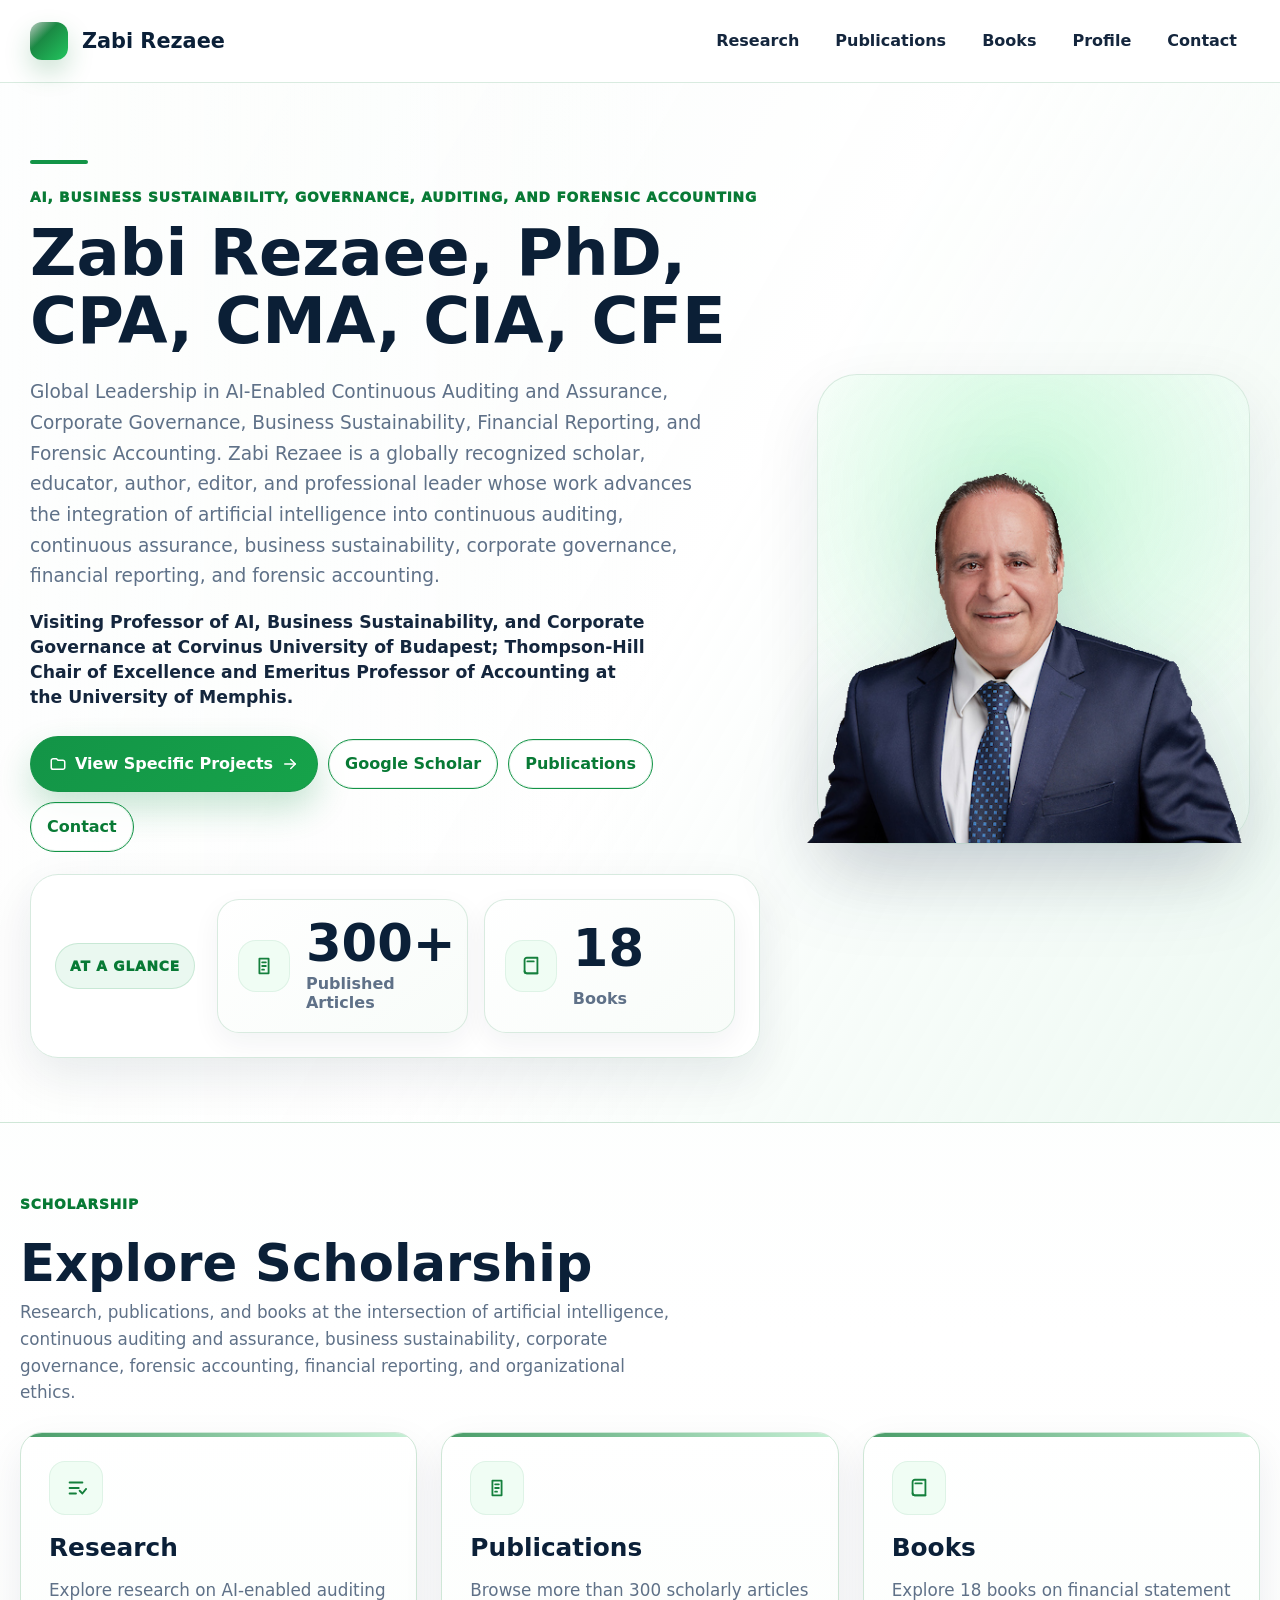
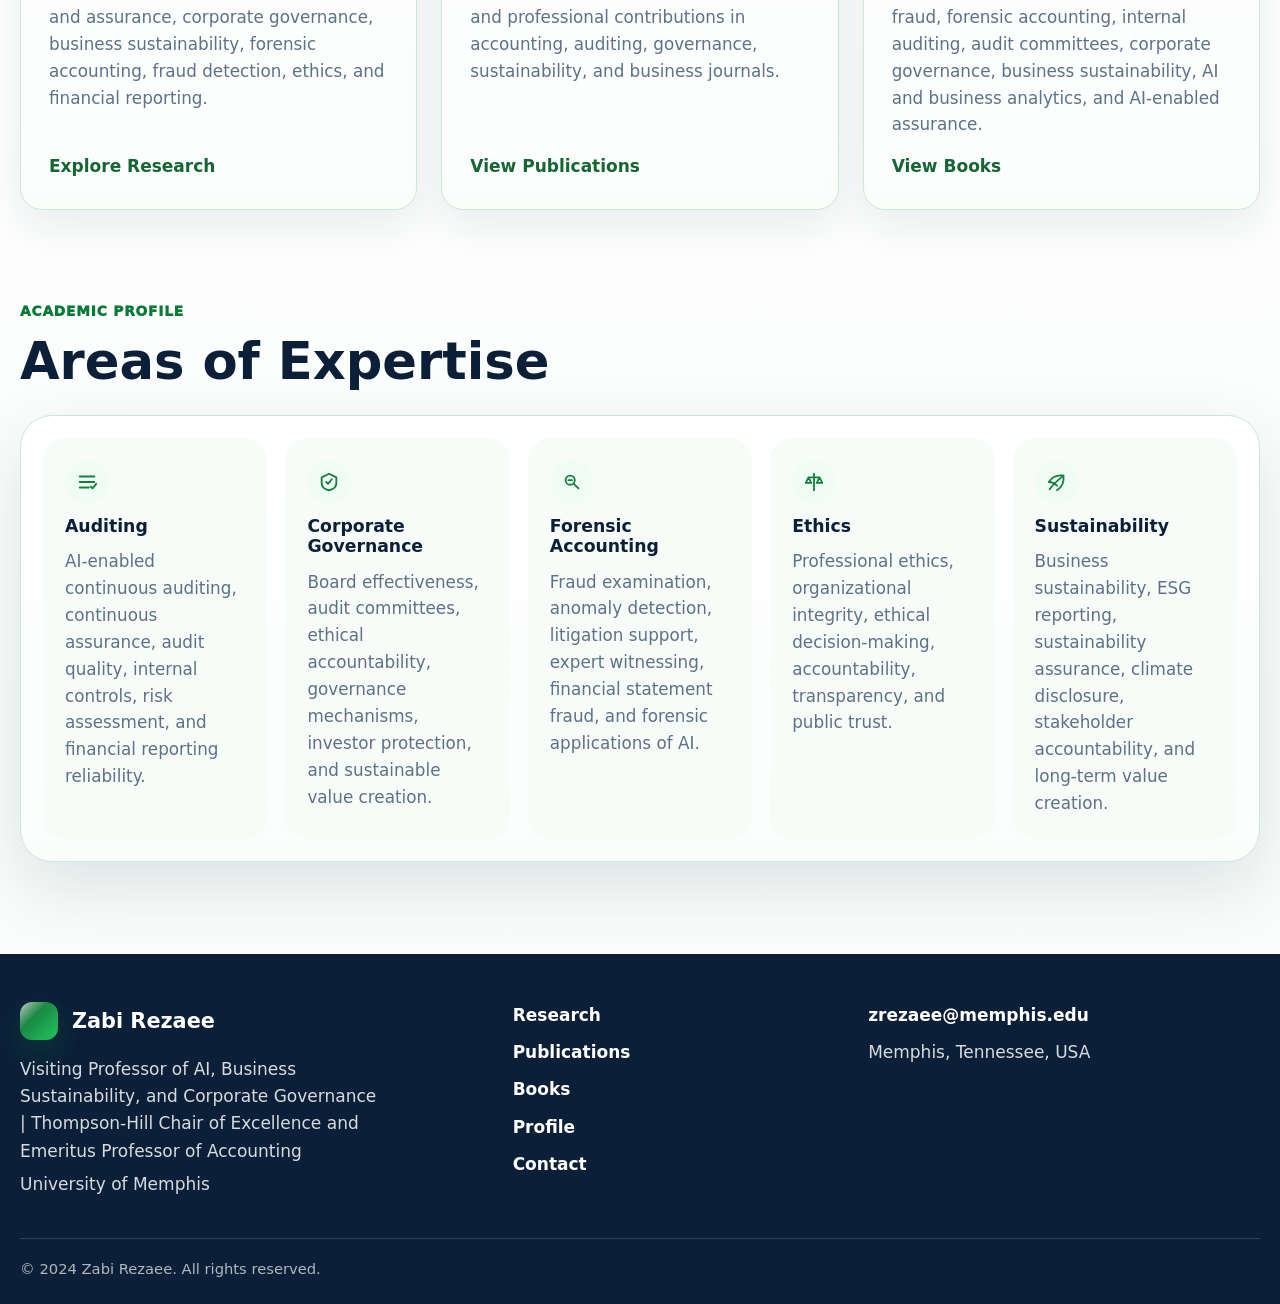
<file: index.html>
<!DOCTYPE html>
<html lang="en">
<head>
  <meta charset="UTF-8">
  <meta name="viewport" content="width=device-width, initial-scale=1.0">
  <meta name="description" content="Zabi Rezaee, PhD, CPA, CMA, CIA, CFE, focused on AI-enabled continuous auditing and assurance, corporate governance, business sustainability, financial reporting, and forensic accounting.">
  <title>Zabi Rezaee | AI, Governance &amp; Sustainability Scholar</title>
  <script>document.documentElement.classList.add("js");</script>
  <link rel="icon" href="/favicon.svg" type="image/svg+xml">
  <link rel="stylesheet" href="style.css">
  <link rel="stylesheet" href="rezaee.css">
</head>
<body class="rezaee-home">
  <header class="site-header">
    <nav class="nav" aria-label="Primary navigation">
      <a class="brand-lockup" href="#top" aria-label="Zabi Rezaee home">
        <span class="brand-mark" aria-hidden="true"></span>
        <span>Zabi Rezaee</span>
      </a>

      <div class="nav-links">
        <a href="/research/">Research</a>
        <a href="/publications/">Publications</a>
        <a href="/books/">Books</a>
        <a href="/profile/">Profile</a>
        <a href="/contact/">Contact</a>
      </div>
    </nav>
  </header>

  <main id="top">
    <section class="hero" aria-labelledby="hero-title">
      <div class="hero-inner">
        <div class="hero-copy reveal">
          <span class="accent-line" aria-hidden="true"></span>
          <p class="eyebrow">AI, Business Sustainability, Governance, Auditing, and Forensic Accounting</p>
          <h1 id="hero-title">Zabi Rezaee, PhD, CPA, CMA, CIA, CFE</h1>
          <p class="lede">
            Global Leadership in AI-Enabled Continuous Auditing and Assurance, Corporate Governance, Business Sustainability, Financial Reporting, and Forensic Accounting. Zabi Rezaee is a globally recognized scholar, educator, author, editor, and professional leader whose work advances the integration of artificial intelligence into continuous auditing, continuous assurance, business sustainability, corporate governance, financial reporting, and forensic accounting.
          </p>
          <p class="cta-note">Visiting Professor of AI, Business Sustainability, and Corporate Governance at Corvinus University of Budapest; Thompson-Hill Chair of Excellence and Emeritus Professor of Accounting at the University of Memphis.</p>
          <div class="hero-actions">
            <a class="button primary project-cta" href="/specific-projects">
              <span class="button-icon" aria-hidden="true">
                <svg viewBox="0 0 24 24"><path d="M3 7.5A2.5 2.5 0 0 1 5.5 5H10l2 2h6.5A2.5 2.5 0 0 1 21 9.5v7A2.5 2.5 0 0 1 18.5 19h-13A2.5 2.5 0 0 1 3 16.5v-9Z"/></svg>
              </span>
              <span>View Specific Projects</span>
              <span class="button-arrow" aria-hidden="true">
                <svg viewBox="0 0 24 24"><path d="M5 12h14"/><path d="m13 6 6 6-6 6"/></svg>
              </span>
            </a>
            <a class="button secondary" href="https://scholar.google.com/citations?hl=en&amp;user=OYsyF_QAAAAJ">Google Scholar</a>
            <a class="button secondary" href="/publications/">Publications</a>
            <a class="button secondary" href="/contact/">Contact</a>
          </div>
          <aside class="impact-card" aria-label="At a glance">
            <p class="card-kicker">At a Glance</p>
            <div class="impact-stats">
              <div class="impact-stat">
                <span class="impact-icon" aria-hidden="true">
                  <svg viewBox="0 0 24 24"><path d="M7 4h10v16H7z"/><path d="M10 8h4M10 12h4M10 16h2"/></svg>
                </span>
                <strong>300+</strong>
                <span>Published Articles</span>
              </div>
              <div class="impact-stat">
                <span class="impact-icon" aria-hidden="true">
                  <svg viewBox="0 0 24 24"><path d="M5 5.5A2.5 2.5 0 0 1 7.5 3H19v17H7.5A2.5 2.5 0 0 1 5 17.5z"/><path d="M5 17.5A2.5 2.5 0 0 0 7.5 20H19M8 7h7"/></svg>
                </span>
                <strong>18</strong>
                <span>Books</span>
              </div>
            </div>
          </aside>
        </div>

        <div class="hero-visual reveal">
          <div class="portrait-stack">
            <figure class="hero-portrait">
              <!-- TODO: Replace this generated cutout with a professionally retouched transparent portrait if one becomes available. -->
              <img src="assets/rezaee-zabihollah-cutout.png" alt="Zabi Rezaee">
            </figure>
          </div>
        </div>
      </div>
    </section>

    <section class="featured-section" id="specific-projects" aria-labelledby="scholarship-title">
      <div class="section-heading scholarship-heading reveal">
        <p class="section-kicker">Scholarship</p>
        <h2 id="scholarship-title">Explore Scholarship</h2>
        <p>Research, publications, and books at the intersection of artificial intelligence, continuous auditing and assurance, business sustainability, corporate governance, forensic accounting, financial reporting, and organizational ethics.</p>
      </div>

      <div class="featured-grid">
        <article class="feature-card reveal" id="research">
          <span class="feature-icon" aria-hidden="true">
            <svg viewBox="0 0 24 24"><path d="M5 6h14M5 12h10M5 18h7"/><path d="M16 15l3 3 4-5"/></svg>
          </span>
          <h3>Research</h3>
          <p>Explore research on AI-enabled auditing and assurance, corporate governance, business sustainability, forensic accounting, fraud detection, ethics, and financial reporting.</p>
          <a href="/research/">Explore Research</a>
        </article>

        <article class="feature-card reveal" id="publications">
          <span class="feature-icon" aria-hidden="true">
            <svg viewBox="0 0 24 24"><path d="M7 4h10v16H7z"/><path d="M10 8h4M10 12h4M10 16h2"/></svg>
          </span>
          <h3>Publications</h3>
          <p>Browse more than 300 scholarly articles and professional contributions in accounting, auditing, governance, sustainability, and business journals.</p>
          <a href="/publications/">View Publications</a>
        </article>

        <article class="feature-card reveal" id="books">
          <span class="feature-icon" aria-hidden="true">
            <svg viewBox="0 0 24 24"><path d="M5 5.5A2.5 2.5 0 0 1 7.5 3H19v17H7.5A2.5 2.5 0 0 1 5 17.5z"/><path d="M5 17.5A2.5 2.5 0 0 0 7.5 20H19M8 7h7"/></svg>
          </span>
          <h3>Books</h3>
          <p>Explore 18 books on financial statement fraud, forensic accounting, internal auditing, audit committees, corporate governance, business sustainability, AI and business analytics, and AI-enabled assurance.</p>
          <a href="/books/">View Books</a>
        </article>
      </div>
    </section>

    <section class="expertise-section reveal" id="profile" aria-labelledby="expertise-title">
      <div class="section-heading">
        <p class="section-kicker">Academic Profile</p>
        <h2 id="expertise-title">Areas of Expertise</h2>
      </div>

      <div class="expertise-grid">
        <article class="expertise-item">
          <span class="expertise-icon" aria-hidden="true">
            <svg viewBox="0 0 24 24"><path d="M4 6h16M4 12h16M4 18h10"/><path d="m16 17 2 2 4-5"/></svg>
          </span>
          <h3>Auditing</h3>
          <p>AI-enabled continuous auditing, continuous assurance, audit quality, internal controls, risk assessment, and financial reporting reliability.</p>
        </article>

        <article class="expertise-item">
          <span class="expertise-icon" aria-hidden="true">
            <svg viewBox="0 0 24 24"><path d="M12 3 4 7v6c0 4 3 7 8 8 5-1 8-4 8-8V7z"/><path d="M9 12l2 2 4-5"/></svg>
          </span>
          <h3>Corporate Governance</h3>
          <p>Board effectiveness, audit committees, ethical accountability, governance mechanisms, investor protection, and sustainable value creation.</p>
        </article>

        <article class="expertise-item">
          <span class="expertise-icon" aria-hidden="true">
            <svg viewBox="0 0 24 24"><circle cx="10" cy="10" r="5"/><path d="m14 14 5 5M8 10h4"/></svg>
          </span>
          <h3>Forensic Accounting</h3>
          <p>Fraud examination, anomaly detection, litigation support, expert witnessing, financial statement fraud, and forensic applications of AI.</p>
        </article>

        <article class="expertise-item">
          <span class="expertise-icon" aria-hidden="true">
            <svg viewBox="0 0 24 24"><path d="M12 3v18M7 7h10"/><path d="M6 7 3 13h6zM18 7l-3 6h6z"/></svg>
          </span>
          <h3>Ethics</h3>
          <p>Professional ethics, organizational integrity, ethical decision-making, accountability, transparency, and public trust.</p>
        </article>

        <article class="expertise-item">
          <span class="expertise-icon" aria-hidden="true">
            <svg viewBox="0 0 24 24"><path d="M12 21c6-4 8-9 7-16-7-1-12 1-16 7 3 0 6 1 9 4"/><path d="M4 20c4-6 8-9 15-15"/></svg>
          </span>
          <h3>Sustainability</h3>
          <p>Business sustainability, ESG reporting, sustainability assurance, climate disclosure, stakeholder accountability, and long-term value creation.</p>
        </article>
      </div>
    </section>
  </main>

  <footer class="site-footer" id="contact">
    <div class="footer-inner">
      <div class="footer-brand">
        <a class="brand-lockup footer-lockup" href="#top" aria-label="Zabi Rezaee home">
          <span class="brand-mark" aria-hidden="true"></span>
          <span>Zabi Rezaee</span>
        </a>
        <p>Visiting Professor of AI, Business Sustainability, and Corporate Governance | Thompson-Hill Chair of Excellence and Emeritus Professor of Accounting</p>
        <p>University of Memphis</p>
      </div>

      <nav class="footer-nav" aria-label="Footer navigation">
        <a href="/research/">Research</a>
        <a href="/publications/">Publications</a>
        <a href="/books/">Books</a>
        <a href="/profile/">Profile</a>
        <a href="/contact/">Contact</a>
      </nav>

      <address class="footer-contact">
        <a href="mailto:zrezaee@memphis.edu">zrezaee@memphis.edu</a>
        <span>Memphis, Tennessee, USA</span>
      </address>
    </div>

    <div class="footer-bottom">
      <p>&copy; 2024 Zabi Rezaee. All rights reserved.</p>
    </div>
  </footer>

  <script src="script.js"></script>
</body>
</html>
</file>
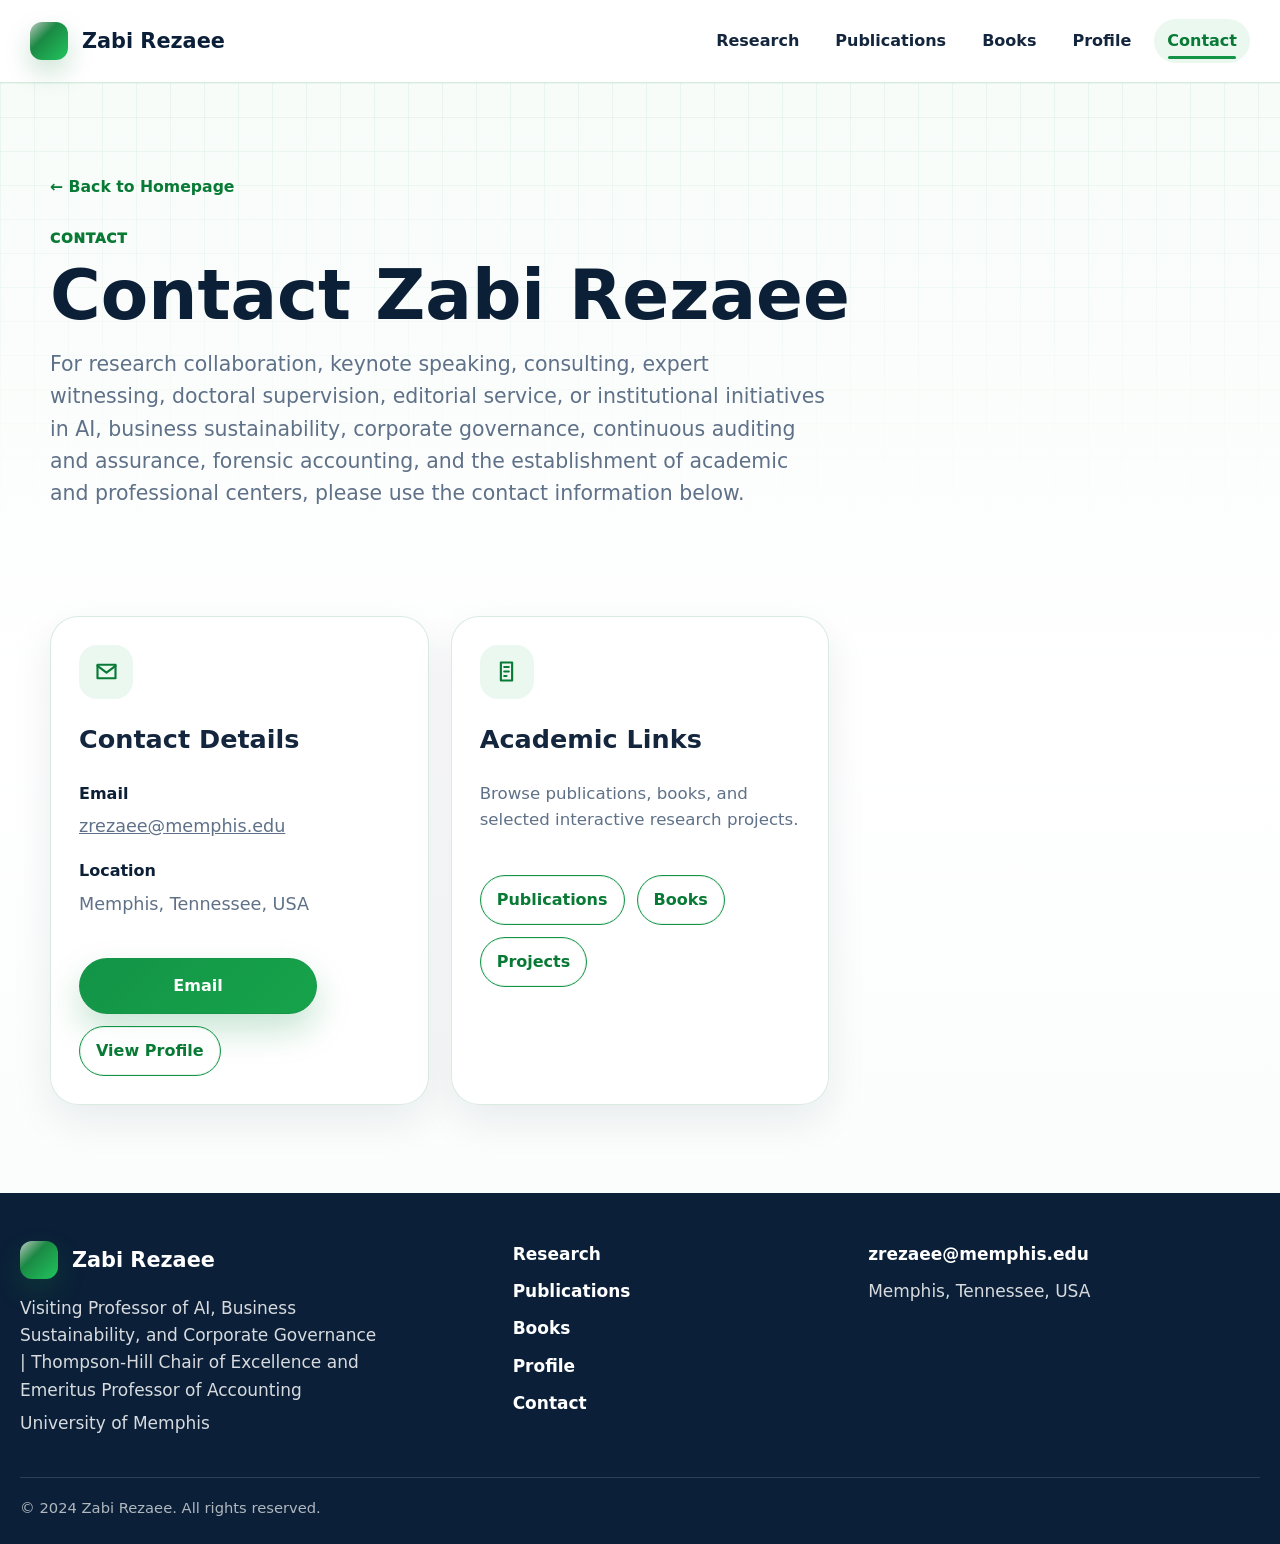
<file: contact/index.html>
<!DOCTYPE html>
<html lang="en">
<head>
  <meta charset="UTF-8">
  <meta name="viewport" content="width=device-width, initial-scale=1.0">
  <meta name="description" content="Contact information for Zabi Rezaee at the University of Memphis.">
  <title>Contact | Zabi Rezaee</title>
  <script>document.documentElement.classList.add("js");</script>
  <link rel="icon" href="/favicon.svg" type="image/svg+xml">
  <link rel="stylesheet" href="/style.css">
  <link rel="stylesheet" href="/rezaee.css">
  <link rel="stylesheet" href="/academic-pages.css">
</head>
<body class="rezaee-home academic-page contact-page">
  <header class="site-header">
    <nav class="nav" aria-label="Primary navigation">
      <a class="brand-lockup" href="/" aria-label="Zabi Rezaee home">
        <span class="brand-mark" aria-hidden="true"></span>
        <span>Zabi Rezaee</span>
      </a>

      <div class="nav-links">
        <a href="/research/">Research</a>
        <a href="/publications/">Publications</a>
        <a href="/books/">Books</a>
        <a href="/profile/">Profile</a>
        <a class="is-active" href="/contact/" aria-current="page">Contact</a>
      </div>
    </nav>
  </header>

  <main>
    <section class="academic-hero" aria-labelledby="contact-title">
      <div class="academic-container">
        <a class="academic-back-link" href="/">&#8592; Back to Homepage</a>
        <p class="section-kicker">Contact</p>
        <h1 id="contact-title">Contact Zabi Rezaee</h1>
        <p class="academic-lede">
          For research collaboration, keynote speaking, consulting, expert witnessing, doctoral supervision, editorial service, or institutional initiatives in AI, business sustainability, corporate governance, continuous auditing and assurance, forensic accounting, and the establishment of academic and professional centers, please use the contact information below.
        </p>
      </div>
    </section>

    <section class="academic-section" aria-labelledby="contact-details-title">
      <div class="academic-container">
        <div class="academic-grid">
          <article class="academic-card contact-card">
            <span class="academic-icon" aria-hidden="true">
              <svg viewBox="0 0 24 24"><path d="M4 6h16v12H4z"/><path d="m4 7 8 6 8-6"/></svg>
            </span>
            <h2 id="contact-details-title">Contact Details</h2>
            <div class="contact-detail">
              <strong>Email</strong>
              <a href="mailto:zrezaee@memphis.edu">zrezaee@memphis.edu</a>
            </div>
            <div class="contact-detail">
              <strong>Location</strong>
              <span>Memphis, Tennessee, USA</span>
            </div>
            <div class="contact-actions">
              <a class="button primary project-cta" href="mailto:zrezaee@memphis.edu">Email</a>
              <a class="button secondary" href="/profile/">View Profile</a>
            </div>
          </article>

          <article class="academic-card contact-card">
            <span class="academic-icon" aria-hidden="true">
              <svg viewBox="0 0 24 24"><path d="M7 4h10v16H7z"/><path d="M10 8h4M10 12h4M10 16h2"/></svg>
            </span>
            <h2>Academic Links</h2>
            <p>Browse publications, books, and selected interactive research projects.</p>
            <div class="contact-actions">
              <a class="button secondary" href="/publications/">Publications</a>
              <a class="button secondary" href="/books/">Books</a>
              <a class="button secondary" href="/specific-projects/">Projects</a>
            </div>
          </article>
        </div>
      </div>
    </section>
  </main>

  <footer class="site-footer" id="contact-footer">
    <div class="footer-inner">
      <div class="footer-brand">
        <a class="brand-lockup footer-lockup" href="/" aria-label="Zabi Rezaee home">
          <span class="brand-mark" aria-hidden="true"></span>
          <span>Zabi Rezaee</span>
        </a>
        <p>Visiting Professor of AI, Business Sustainability, and Corporate Governance | Thompson-Hill Chair of Excellence and Emeritus Professor of Accounting</p>
        <p>University of Memphis</p>
      </div>

      <nav class="footer-nav" aria-label="Footer navigation">
        <a href="/research/">Research</a>
        <a href="/publications/">Publications</a>
        <a href="/books/">Books</a>
        <a href="/profile/">Profile</a>
        <a href="/contact/">Contact</a>
      </nav>

      <address class="footer-contact">
        <a href="mailto:zrezaee@memphis.edu">zrezaee@memphis.edu</a>
        <span>Memphis, Tennessee, USA</span>
      </address>
    </div>

    <div class="footer-bottom">
      <p>&copy; 2024 Zabi Rezaee. All rights reserved.</p>
    </div>
  </footer>

  <script src="/script.js"></script>
</body>
</html>
</file>
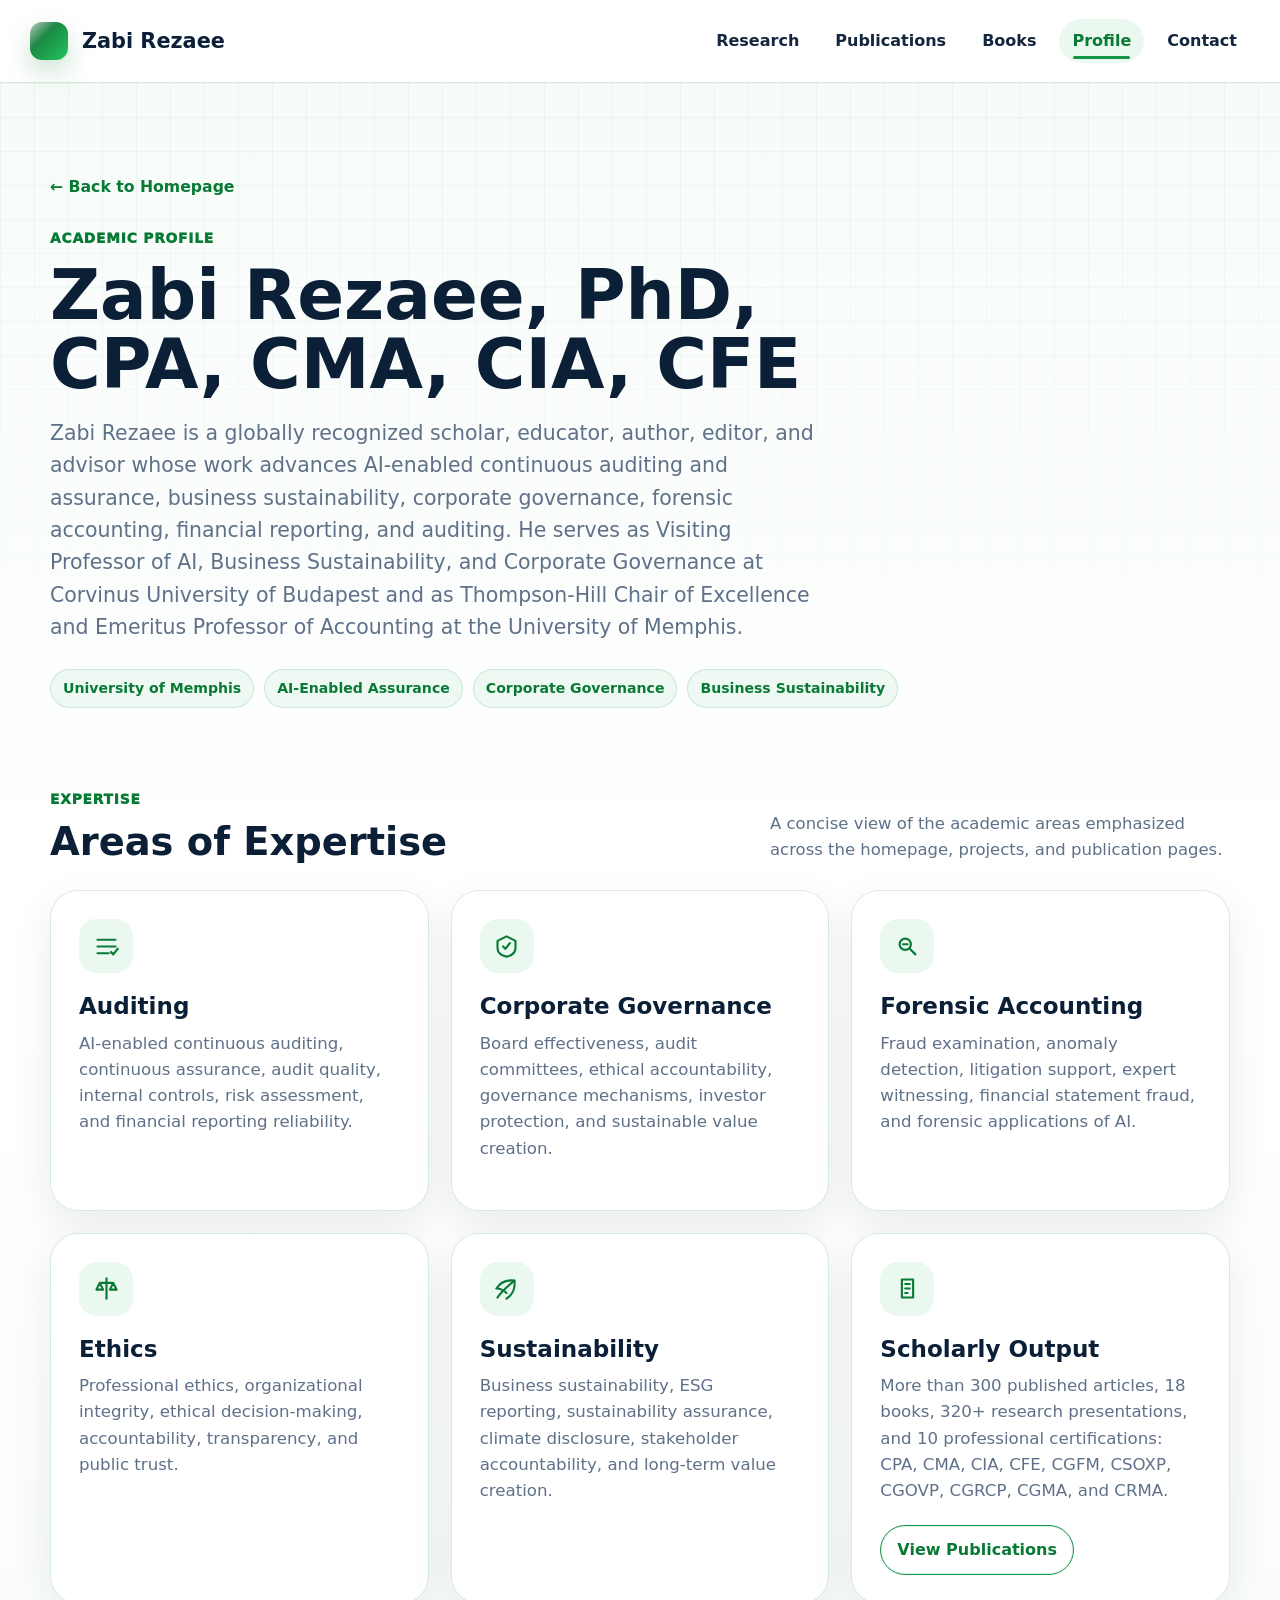
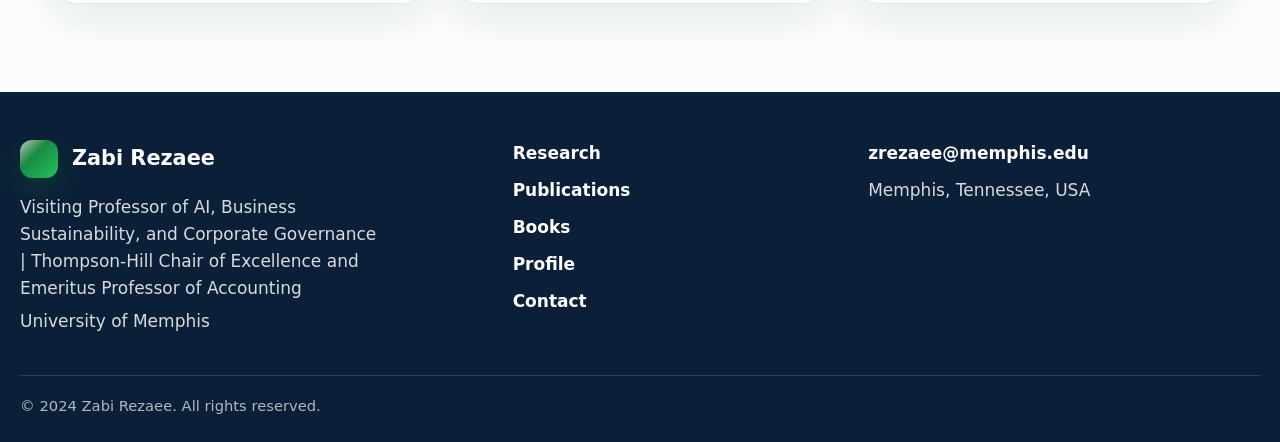
<file: profile/index.html>
<!DOCTYPE html>
<html lang="en">
<head>
  <meta charset="UTF-8">
  <meta name="viewport" content="width=device-width, initial-scale=1.0">
  <meta name="description" content="Academic profile for Zabi Rezaee, PhD, CPA, CMA, CIA, CFE, a globally recognized scholar in AI-enabled continuous auditing and assurance, business sustainability, corporate governance, forensic accounting, financial reporting, and auditing.">
  <title>Profile | Zabi Rezaee</title>
  <script>document.documentElement.classList.add("js");</script>
  <link rel="icon" href="/favicon.svg" type="image/svg+xml">
  <link rel="stylesheet" href="/style.css">
  <link rel="stylesheet" href="/rezaee.css">
  <link rel="stylesheet" href="/academic-pages.css">
</head>
<body class="rezaee-home academic-page profile-page">
  <header class="site-header">
    <nav class="nav" aria-label="Primary navigation">
      <a class="brand-lockup" href="/" aria-label="Zabi Rezaee home">
        <span class="brand-mark" aria-hidden="true"></span>
        <span>Zabi Rezaee</span>
      </a>

      <div class="nav-links">
        <a href="/research/">Research</a>
        <a href="/publications/">Publications</a>
        <a href="/books/">Books</a>
        <a class="is-active" href="/profile/" aria-current="page">Profile</a>
        <a href="/contact/">Contact</a>
      </div>
    </nav>
  </header>

  <main>
    <section class="academic-hero" aria-labelledby="profile-title">
      <div class="academic-container">
        <a class="academic-back-link" href="/">&#8592; Back to Homepage</a>
        <p class="section-kicker">Academic Profile</p>
        <h1 id="profile-title">Zabi Rezaee, PhD, CPA, CMA, CIA, CFE</h1>
        <p class="academic-lede">
          Zabi Rezaee is a globally recognized scholar, educator, author, editor, and advisor whose work advances AI-enabled continuous auditing and assurance, business sustainability, corporate governance, forensic accounting, financial reporting, and auditing. He serves as Visiting Professor of AI, Business Sustainability, and Corporate Governance at Corvinus University of Budapest and as Thompson-Hill Chair of Excellence and Emeritus Professor of Accounting at the University of Memphis.
        </p>
        <div class="academic-tags" aria-label="Profile highlights">
          <span>University of Memphis</span>
          <span>AI-Enabled Assurance</span>
          <span>Corporate Governance</span>
          <span>Business Sustainability</span>
        </div>
      </div>
    </section>

    <section class="academic-section" aria-labelledby="profile-expertise-title">
      <div class="academic-container">
        <div class="academic-section-heading">
          <div>
            <p class="section-kicker">Expertise</p>
            <h2 id="profile-expertise-title">Areas of Expertise</h2>
          </div>
          <p>A concise view of the academic areas emphasized across the homepage, projects, and publication pages.</p>
        </div>

        <div class="academic-grid">
          <article class="academic-card">
            <span class="academic-icon" aria-hidden="true">
              <svg viewBox="0 0 24 24"><path d="M4 6h16M4 12h16M4 18h10"/><path d="m16 17 2 2 4-5"/></svg>
            </span>
            <h3>Auditing</h3>
            <p>AI-enabled continuous auditing, continuous assurance, audit quality, internal controls, risk assessment, and financial reporting reliability.</p>
          </article>

          <article class="academic-card">
            <span class="academic-icon" aria-hidden="true">
              <svg viewBox="0 0 24 24"><path d="M12 3 4 7v6c0 4 3 7 8 8 5-1 8-4 8-8V7z"/><path d="M9 12l2 2 4-5"/></svg>
            </span>
            <h3>Corporate Governance</h3>
            <p>Board effectiveness, audit committees, ethical accountability, governance mechanisms, investor protection, and sustainable value creation.</p>
          </article>

          <article class="academic-card">
            <span class="academic-icon" aria-hidden="true">
              <svg viewBox="0 0 24 24"><circle cx="10" cy="10" r="5"/><path d="m14 14 5 5M8 10h4"/></svg>
            </span>
            <h3>Forensic Accounting</h3>
            <p>Fraud examination, anomaly detection, litigation support, expert witnessing, financial statement fraud, and forensic applications of AI.</p>
          </article>

          <article class="academic-card">
            <span class="academic-icon" aria-hidden="true">
              <svg viewBox="0 0 24 24"><path d="M12 3v18M7 7h10"/><path d="M6 7 3 13h6zM18 7l-3 6h6z"/></svg>
            </span>
            <h3>Ethics</h3>
            <p>Professional ethics, organizational integrity, ethical decision-making, accountability, transparency, and public trust.</p>
          </article>

          <article class="academic-card">
            <span class="academic-icon" aria-hidden="true">
              <svg viewBox="0 0 24 24"><path d="M12 21c6-4 8-9 7-16-7-1-12 1-16 7 3 0 6 1 9 4"/><path d="M4 20c4-6 8-9 15-15"/></svg>
            </span>
            <h3>Sustainability</h3>
            <p>Business sustainability, ESG reporting, sustainability assurance, climate disclosure, stakeholder accountability, and long-term value creation.</p>
          </article>

          <article class="academic-card">
            <span class="academic-icon" aria-hidden="true">
              <svg viewBox="0 0 24 24"><path d="M7 4h10v16H7z"/><path d="M10 8h4M10 12h4M10 16h2"/></svg>
            </span>
            <h3>Scholarly Output</h3>
            <p>More than 300 published articles, 18 books, 320+ research presentations, and 10 professional certifications: CPA, CMA, CIA, CFE, CGFM, CSOXP, CGOVP, CGRCP, CGMA, and CRMA.</p>
            <a class="button secondary" href="/publications/">View Publications</a>
          </article>
        </div>
      </div>
    </section>
  </main>

  <footer class="site-footer" id="contact">
    <div class="footer-inner">
      <div class="footer-brand">
        <a class="brand-lockup footer-lockup" href="/" aria-label="Zabi Rezaee home">
          <span class="brand-mark" aria-hidden="true"></span>
          <span>Zabi Rezaee</span>
        </a>
        <p>Visiting Professor of AI, Business Sustainability, and Corporate Governance | Thompson-Hill Chair of Excellence and Emeritus Professor of Accounting</p>
        <p>University of Memphis</p>
      </div>

      <nav class="footer-nav" aria-label="Footer navigation">
        <a href="/research/">Research</a>
        <a href="/publications/">Publications</a>
        <a href="/books/">Books</a>
        <a href="/profile/">Profile</a>
        <a href="/contact/">Contact</a>
      </nav>

      <address class="footer-contact">
        <a href="mailto:zrezaee@memphis.edu">zrezaee@memphis.edu</a>
        <span>Memphis, Tennessee, USA</span>
      </address>
    </div>

    <div class="footer-bottom">
      <p>&copy; 2024 Zabi Rezaee. All rights reserved.</p>
    </div>
  </footer>

  <script src="/script.js"></script>
</body>
</html>
</file>
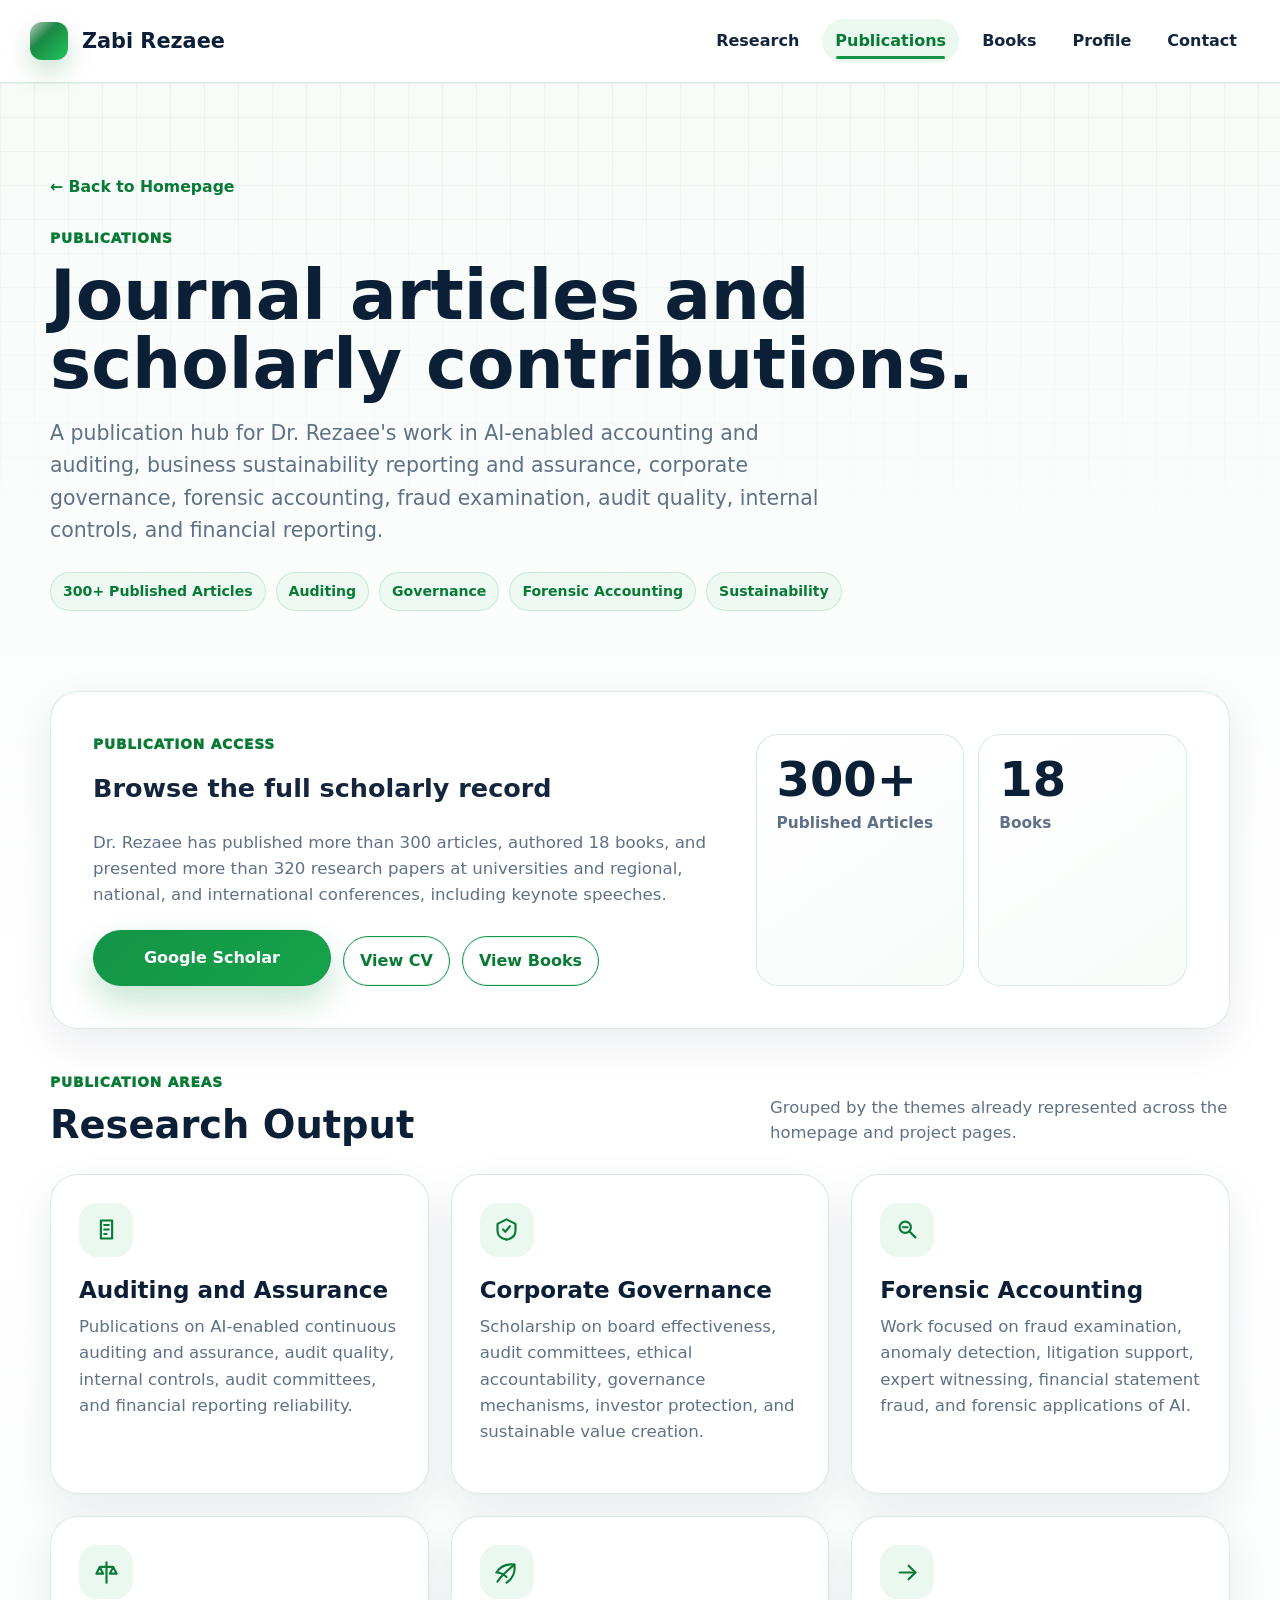
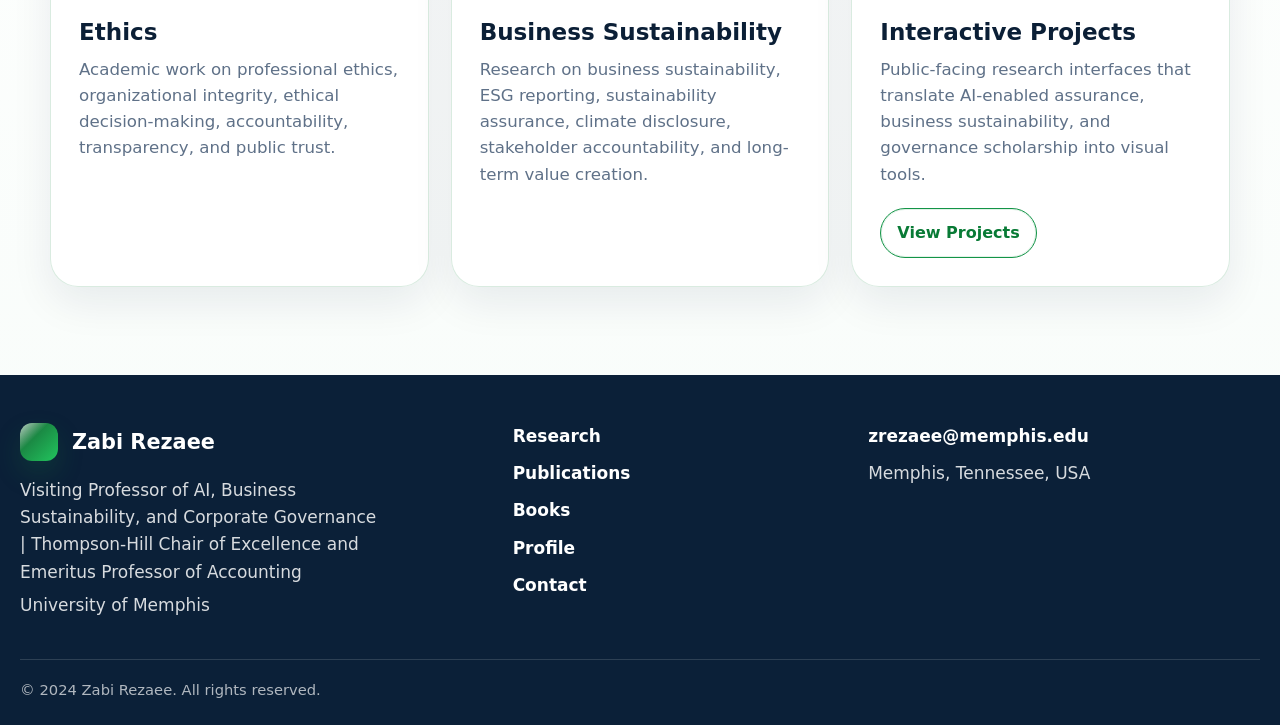
<file: publications/index.html>
<!DOCTYPE html>
<html lang="en">
<head>
  <meta charset="UTF-8">
  <meta name="viewport" content="width=device-width, initial-scale=1.0">
  <meta name="description" content="Publications by Zabi Rezaee, including more than 300 scholarly articles and professional contributions in accounting, auditing, governance, sustainability, forensic accounting, AI, and financial reporting.">
  <title>Publications | Zabi Rezaee</title>
  <script>document.documentElement.classList.add("js");</script>
  <link rel="icon" href="/favicon.svg" type="image/svg+xml">
  <link rel="stylesheet" href="/style.css">
  <link rel="stylesheet" href="/rezaee.css">
  <link rel="stylesheet" href="/academic-pages.css">
</head>
<body class="rezaee-home academic-page publications-page">
  <header class="site-header">
    <nav class="nav" aria-label="Primary navigation">
      <a class="brand-lockup" href="/" aria-label="Zabi Rezaee home">
        <span class="brand-mark" aria-hidden="true"></span>
        <span>Zabi Rezaee</span>
      </a>

      <div class="nav-links">
        <a href="/research/">Research</a>
        <a class="is-active" href="/publications/" aria-current="page">Publications</a>
        <a href="/books/">Books</a>
        <a href="/profile/">Profile</a>
        <a href="/contact/">Contact</a>
      </div>
    </nav>
  </header>

  <main>
    <section class="academic-hero" aria-labelledby="publications-title">
      <div class="academic-container">
        <a class="academic-back-link" href="/">&#8592; Back to Homepage</a>
        <p class="section-kicker">Publications</p>
        <h1 id="publications-title">Journal articles and scholarly contributions.</h1>
        <p class="academic-lede">
          A publication hub for Dr. Rezaee's work in AI-enabled accounting and auditing, business sustainability reporting and assurance, corporate governance, forensic accounting, fraud examination, audit quality, internal controls, and financial reporting.
        </p>
        <div class="academic-tags" aria-label="Publication topics">
          <span>300+ Published Articles</span>
          <span>Auditing</span>
          <span>Governance</span>
          <span>Forensic Accounting</span>
          <span>Sustainability</span>
        </div>
      </div>
    </section>

    <section class="academic-section" aria-labelledby="publication-hub-title">
      <div class="academic-container">
        <article class="academic-wide-card">
          <div>
            <p class="section-kicker">Publication Access</p>
            <h2 id="publication-hub-title">Browse the full scholarly record</h2>
            <p>
              Dr. Rezaee has published more than 300 articles, authored 18 books, and presented more than 320 research papers at universities and regional, national, and international conferences, including keynote speeches.
            </p>
            <div class="publication-actions">
              <a class="button primary project-cta" href="https://scholar.google.com/citations?hl=en&amp;user=OYsyF_QAAAAJ">Google Scholar</a>
              <a class="button secondary" href="/assets/zabi-rezaee-cv-july-2026.docx" download>View CV</a>
              <a class="button secondary" href="/books/">View Books</a>
            </div>
          </div>

          <div class="academic-metrics" aria-label="Publication metrics">
            <div class="academic-metric">
              <strong>300+</strong>
              <span>Published Articles</span>
            </div>
            <div class="academic-metric">
              <strong>18</strong>
              <span>Books</span>
            </div>
          </div>
        </article>

        <div class="academic-section-heading academic-subsection-heading">
          <div>
            <p class="section-kicker">Publication Areas</p>
            <h2>Research Output</h2>
          </div>
          <p>Grouped by the themes already represented across the homepage and project pages.</p>
        </div>

        <div class="academic-grid">
          <article class="academic-card">
            <span class="academic-icon" aria-hidden="true">
              <svg viewBox="0 0 24 24"><path d="M7 4h10v16H7z"/><path d="M10 8h4M10 12h4M10 16h2"/></svg>
            </span>
            <h3>Auditing and Assurance</h3>
            <p>Publications on AI-enabled continuous auditing and assurance, audit quality, internal controls, audit committees, and financial reporting reliability.</p>
          </article>

          <article class="academic-card">
            <span class="academic-icon" aria-hidden="true">
              <svg viewBox="0 0 24 24"><path d="M12 3 4 7v6c0 4 3 7 8 8 5-1 8-4 8-8V7z"/><path d="M9 12l2 2 4-5"/></svg>
            </span>
            <h3>Corporate Governance</h3>
            <p>Scholarship on board effectiveness, audit committees, ethical accountability, governance mechanisms, investor protection, and sustainable value creation.</p>
          </article>

          <article class="academic-card">
            <span class="academic-icon" aria-hidden="true">
              <svg viewBox="0 0 24 24"><circle cx="10" cy="10" r="5"/><path d="m14 14 5 5M8 10h4"/></svg>
            </span>
            <h3>Forensic Accounting</h3>
            <p>Work focused on fraud examination, anomaly detection, litigation support, expert witnessing, financial statement fraud, and forensic applications of AI.</p>
          </article>

          <article class="academic-card">
            <span class="academic-icon" aria-hidden="true">
              <svg viewBox="0 0 24 24"><path d="M12 3v18M7 7h10"/><path d="M6 7 3 13h6zM18 7l-3 6h6z"/></svg>
            </span>
            <h3>Ethics</h3>
            <p>Academic work on professional ethics, organizational integrity, ethical decision-making, accountability, transparency, and public trust.</p>
          </article>

          <article class="academic-card">
            <span class="academic-icon" aria-hidden="true">
              <svg viewBox="0 0 24 24"><path d="M12 21c6-4 8-9 7-16-7-1-12 1-16 7 3 0 6 1 9 4"/><path d="M4 20c4-6 8-9 15-15"/></svg>
            </span>
            <h3>Business Sustainability</h3>
            <p>Research on business sustainability, ESG reporting, sustainability assurance, climate disclosure, stakeholder accountability, and long-term value creation.</p>
          </article>

          <article class="academic-card">
            <span class="academic-icon" aria-hidden="true">
              <svg viewBox="0 0 24 24"><path d="M5 12h14"/><path d="m13 6 6 6-6 6"/></svg>
            </span>
            <h3>Interactive Projects</h3>
            <p>Public-facing research interfaces that translate AI-enabled assurance, business sustainability, and governance scholarship into visual tools.</p>
            <a class="button secondary" href="/specific-projects/">View Projects</a>
          </article>
        </div>
      </div>
    </section>
  </main>

  <footer class="site-footer" id="contact">
    <div class="footer-inner">
      <div class="footer-brand">
        <a class="brand-lockup footer-lockup" href="/" aria-label="Zabi Rezaee home">
          <span class="brand-mark" aria-hidden="true"></span>
          <span>Zabi Rezaee</span>
        </a>
        <p>Visiting Professor of AI, Business Sustainability, and Corporate Governance | Thompson-Hill Chair of Excellence and Emeritus Professor of Accounting</p>
        <p>University of Memphis</p>
      </div>

      <nav class="footer-nav" aria-label="Footer navigation">
        <a href="/research/">Research</a>
        <a href="/publications/">Publications</a>
        <a href="/books/">Books</a>
        <a href="/profile/">Profile</a>
        <a href="/contact/">Contact</a>
      </nav>

      <address class="footer-contact">
        <a href="mailto:zrezaee@memphis.edu">zrezaee@memphis.edu</a>
        <span>Memphis, Tennessee, USA</span>
      </address>
    </div>

    <div class="footer-bottom">
      <p>&copy; 2024 Zabi Rezaee. All rights reserved.</p>
    </div>
  </footer>

  <script src="/script.js"></script>
</body>
</html>
</file>
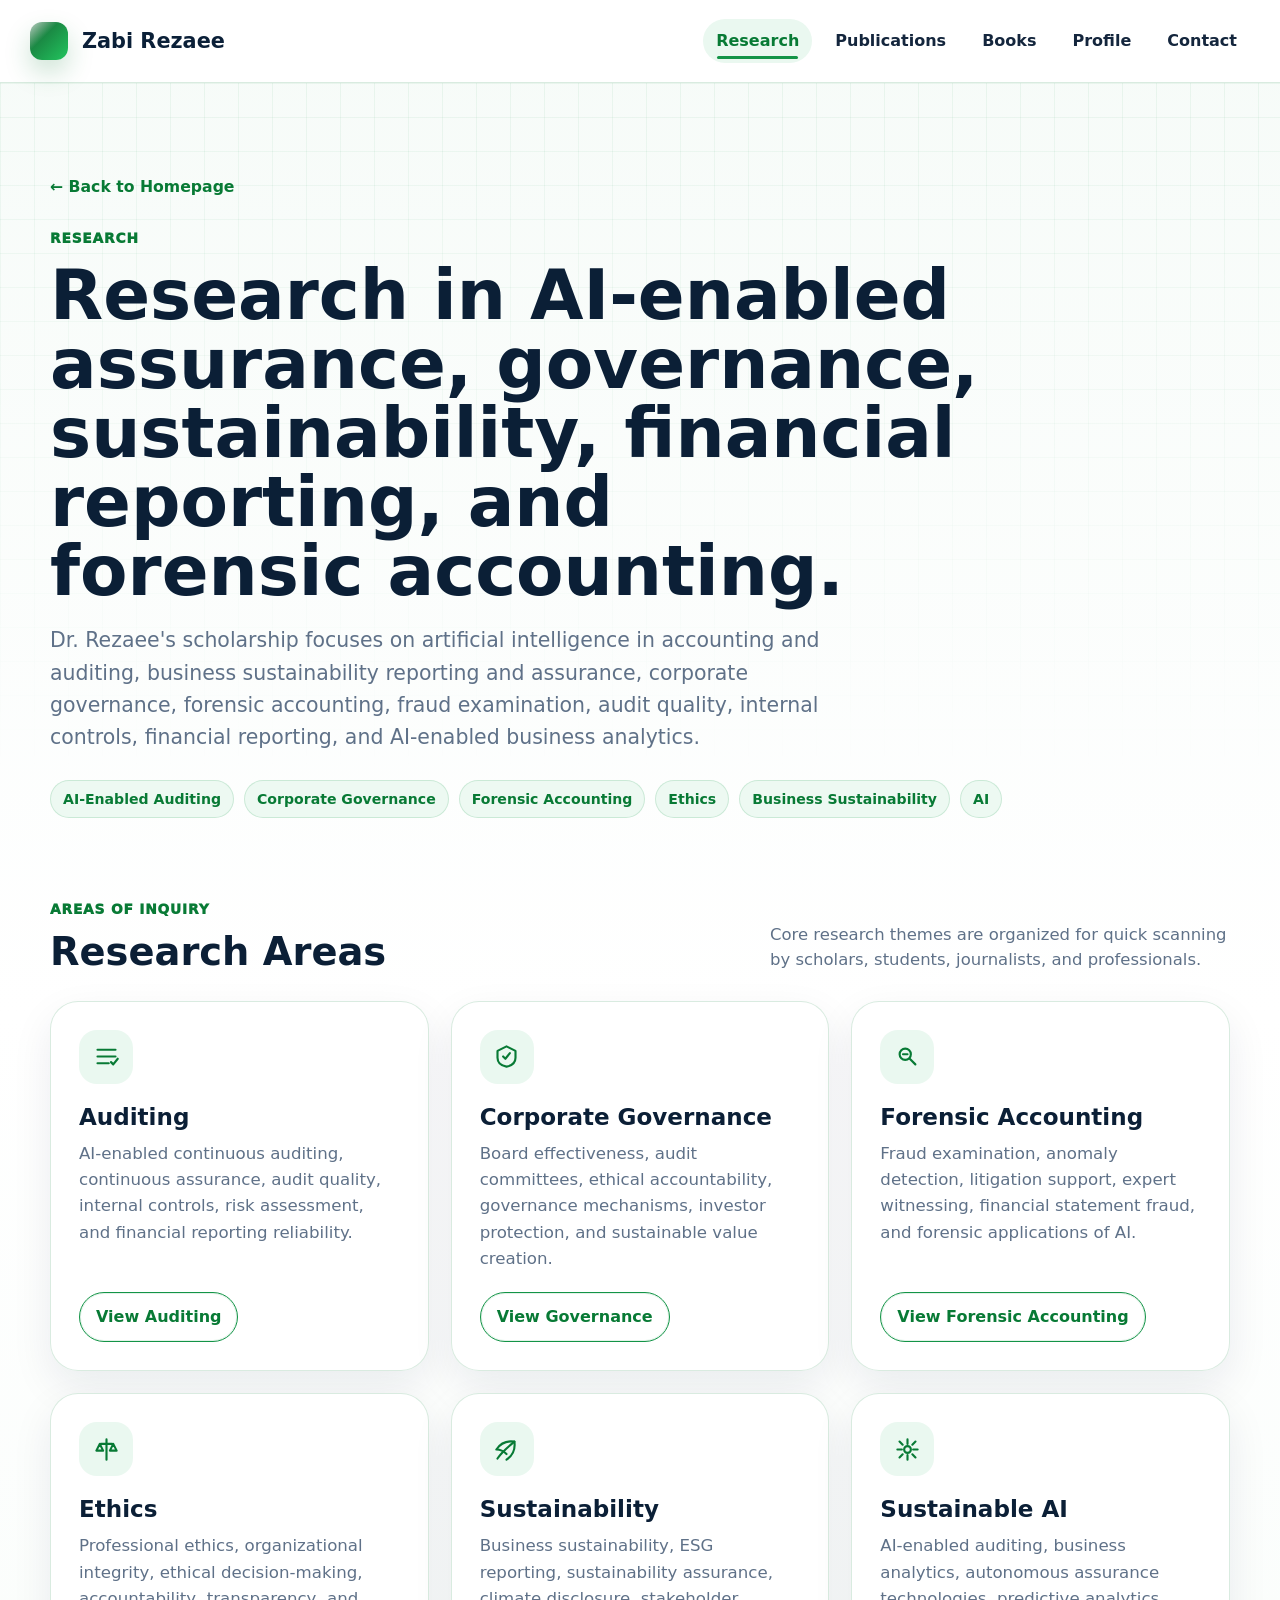
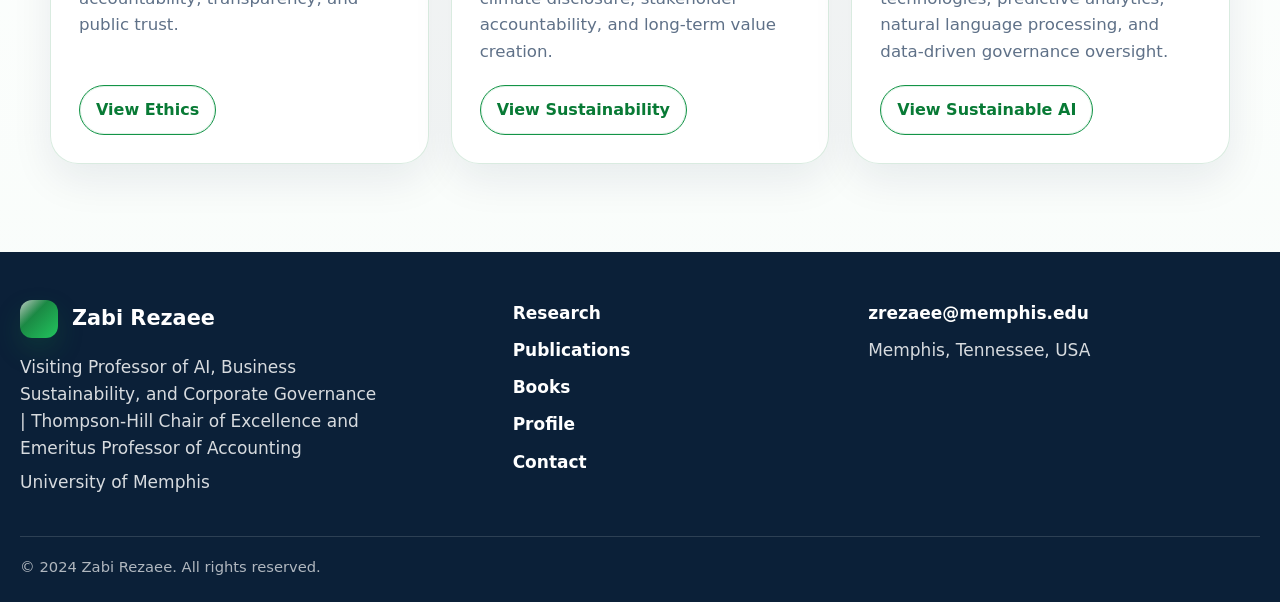
<file: research/index.html>
<!DOCTYPE html>
<html lang="en">
<head>
  <meta charset="UTF-8">
  <meta name="viewport" content="width=device-width, initial-scale=1.0">
  <meta name="description" content="Research areas and interactive research projects by Zabi Rezaee in AI-enabled continuous auditing and assurance, corporate governance, forensic accounting, ethics, business sustainability, financial reporting, and AI.">
  <title>Research | Zabi Rezaee</title>
  <script>document.documentElement.classList.add("js");</script>
  <link rel="icon" href="/favicon.svg" type="image/svg+xml">
  <link rel="stylesheet" href="/style.css">
  <link rel="stylesheet" href="/rezaee.css">
  <link rel="stylesheet" href="/academic-pages.css">
</head>
<body class="rezaee-home academic-page research-page">
  <header class="site-header">
    <nav class="nav" aria-label="Primary navigation">
      <a class="brand-lockup" href="/" aria-label="Zabi Rezaee home">
        <span class="brand-mark" aria-hidden="true"></span>
        <span>Zabi Rezaee</span>
      </a>

      <div class="nav-links">
        <a class="is-active" href="/research/" aria-current="page">Research</a>
        <a href="/publications/">Publications</a>
        <a href="/books/">Books</a>
        <a href="/profile/">Profile</a>
        <a href="/contact/">Contact</a>
      </div>
    </nav>
  </header>

  <main>
    <section class="academic-hero" aria-labelledby="research-title">
      <div class="academic-container">
        <a class="academic-back-link" href="/">&#8592; Back to Homepage</a>
        <p class="section-kicker">Research</p>
        <h1 id="research-title">Research in AI-enabled assurance, governance, sustainability, financial reporting, and forensic accounting.</h1>
        <p class="academic-lede">
          Dr. Rezaee's scholarship focuses on artificial intelligence in accounting and auditing, business sustainability reporting and assurance, corporate governance, forensic accounting, fraud examination, audit quality, internal controls, financial reporting, and AI-enabled business analytics.
        </p>
        <div class="academic-tags" aria-label="Research topics">
          <span>AI-Enabled Auditing</span>
          <span>Corporate Governance</span>
          <span>Forensic Accounting</span>
          <span>Ethics</span>
          <span>Business Sustainability</span>
          <span>AI</span>
        </div>
      </div>
    </section>

    <section class="academic-section" aria-labelledby="research-areas-title">
      <div class="academic-container">
        <div class="academic-section-heading">
          <div>
            <p class="section-kicker">Areas of Inquiry</p>
            <h2 id="research-areas-title">Research Areas</h2>
          </div>
          <p>Core research themes are organized for quick scanning by scholars, students, journalists, and professionals.</p>
        </div>

        <div class="academic-grid">
          <article class="academic-card">
            <span class="academic-icon" aria-hidden="true">
              <svg viewBox="0 0 24 24"><path d="M4 6h16M4 12h16M4 18h10"/><path d="m16 17 2 2 4-5"/></svg>
            </span>
            <h3>Auditing</h3>
            <p>AI-enabled continuous auditing, continuous assurance, audit quality, internal controls, risk assessment, and financial reporting reliability.</p>
            <a class="button secondary" href="/research/auditing/">View Auditing</a>
          </article>

          <article class="academic-card">
            <span class="academic-icon" aria-hidden="true">
              <svg viewBox="0 0 24 24"><path d="M12 3 4 7v6c0 4 3 7 8 8 5-1 8-4 8-8V7z"/><path d="M9 12l2 2 4-5"/></svg>
            </span>
            <h3>Corporate Governance</h3>
            <p>Board effectiveness, audit committees, ethical accountability, governance mechanisms, investor protection, and sustainable value creation.</p>
            <a class="button secondary" href="/research/corporate-governance/">View Governance</a>
          </article>

          <article class="academic-card">
            <span class="academic-icon" aria-hidden="true">
              <svg viewBox="0 0 24 24"><circle cx="10" cy="10" r="5"/><path d="m14 14 5 5M8 10h4"/></svg>
            </span>
            <h3>Forensic Accounting</h3>
            <p>Fraud examination, anomaly detection, litigation support, expert witnessing, financial statement fraud, and forensic applications of AI.</p>
            <a class="button secondary" href="/research/forensic-accounting/">View Forensic Accounting</a>
          </article>

          <article class="academic-card">
            <span class="academic-icon" aria-hidden="true">
              <svg viewBox="0 0 24 24"><path d="M12 3v18M7 7h10"/><path d="M6 7 3 13h6zM18 7l-3 6h6z"/></svg>
            </span>
            <h3>Ethics</h3>
            <p>Professional ethics, organizational integrity, ethical decision-making, accountability, transparency, and public trust.</p>
            <a class="button secondary" href="/research/ethics/">View Ethics</a>
          </article>

          <article class="academic-card">
            <span class="academic-icon" aria-hidden="true">
              <svg viewBox="0 0 24 24"><path d="M12 21c6-4 8-9 7-16-7-1-12 1-16 7 3 0 6 1 9 4"/><path d="M4 20c4-6 8-9 15-15"/></svg>
            </span>
            <h3>Sustainability</h3>
            <p>Business sustainability, ESG reporting, sustainability assurance, climate disclosure, stakeholder accountability, and long-term value creation.</p>
            <a class="button secondary" href="/research/sustainability/">View Sustainability</a>
          </article>

          <article class="academic-card">
            <span class="academic-icon" aria-hidden="true">
              <svg viewBox="0 0 24 24"><path d="M12 3v4M12 17v4M4.9 4.9l2.8 2.8M16.3 16.3l2.8 2.8M3 12h4M17 12h4M4.9 19.1l2.8-2.8M16.3 7.7l2.8-2.8"/><circle cx="12" cy="12" r="3"/></svg>
            </span>
            <h3>Sustainable AI</h3>
            <p>AI-enabled auditing, business analytics, autonomous assurance technologies, predictive analytics, natural language processing, and data-driven governance oversight.</p>
            <a class="button secondary" href="/research/sustainable-ai/">View Sustainable AI</a>
          </article>
        </div>
      </div>
    </section>
  </main>

  <footer class="site-footer" id="contact">
    <div class="footer-inner">
      <div class="footer-brand">
        <a class="brand-lockup footer-lockup" href="/" aria-label="Zabi Rezaee home">
          <span class="brand-mark" aria-hidden="true"></span>
          <span>Zabi Rezaee</span>
        </a>
        <p>Visiting Professor of AI, Business Sustainability, and Corporate Governance | Thompson-Hill Chair of Excellence and Emeritus Professor of Accounting</p>
        <p>University of Memphis</p>
      </div>

      <nav class="footer-nav" aria-label="Footer navigation">
        <a href="/research/">Research</a>
        <a href="/publications/">Publications</a>
        <a href="/books/">Books</a>
        <a href="/profile/">Profile</a>
        <a href="/contact/">Contact</a>
      </nav>

      <address class="footer-contact">
        <a href="mailto:zrezaee@memphis.edu">zrezaee@memphis.edu</a>
        <span>Memphis, Tennessee, USA</span>
      </address>
    </div>

    <div class="footer-bottom">
      <p>&copy; 2024 Zabi Rezaee. All rights reserved.</p>
    </div>
  </footer>

  <script src="/script.js"></script>
</body>
</html>
</file>
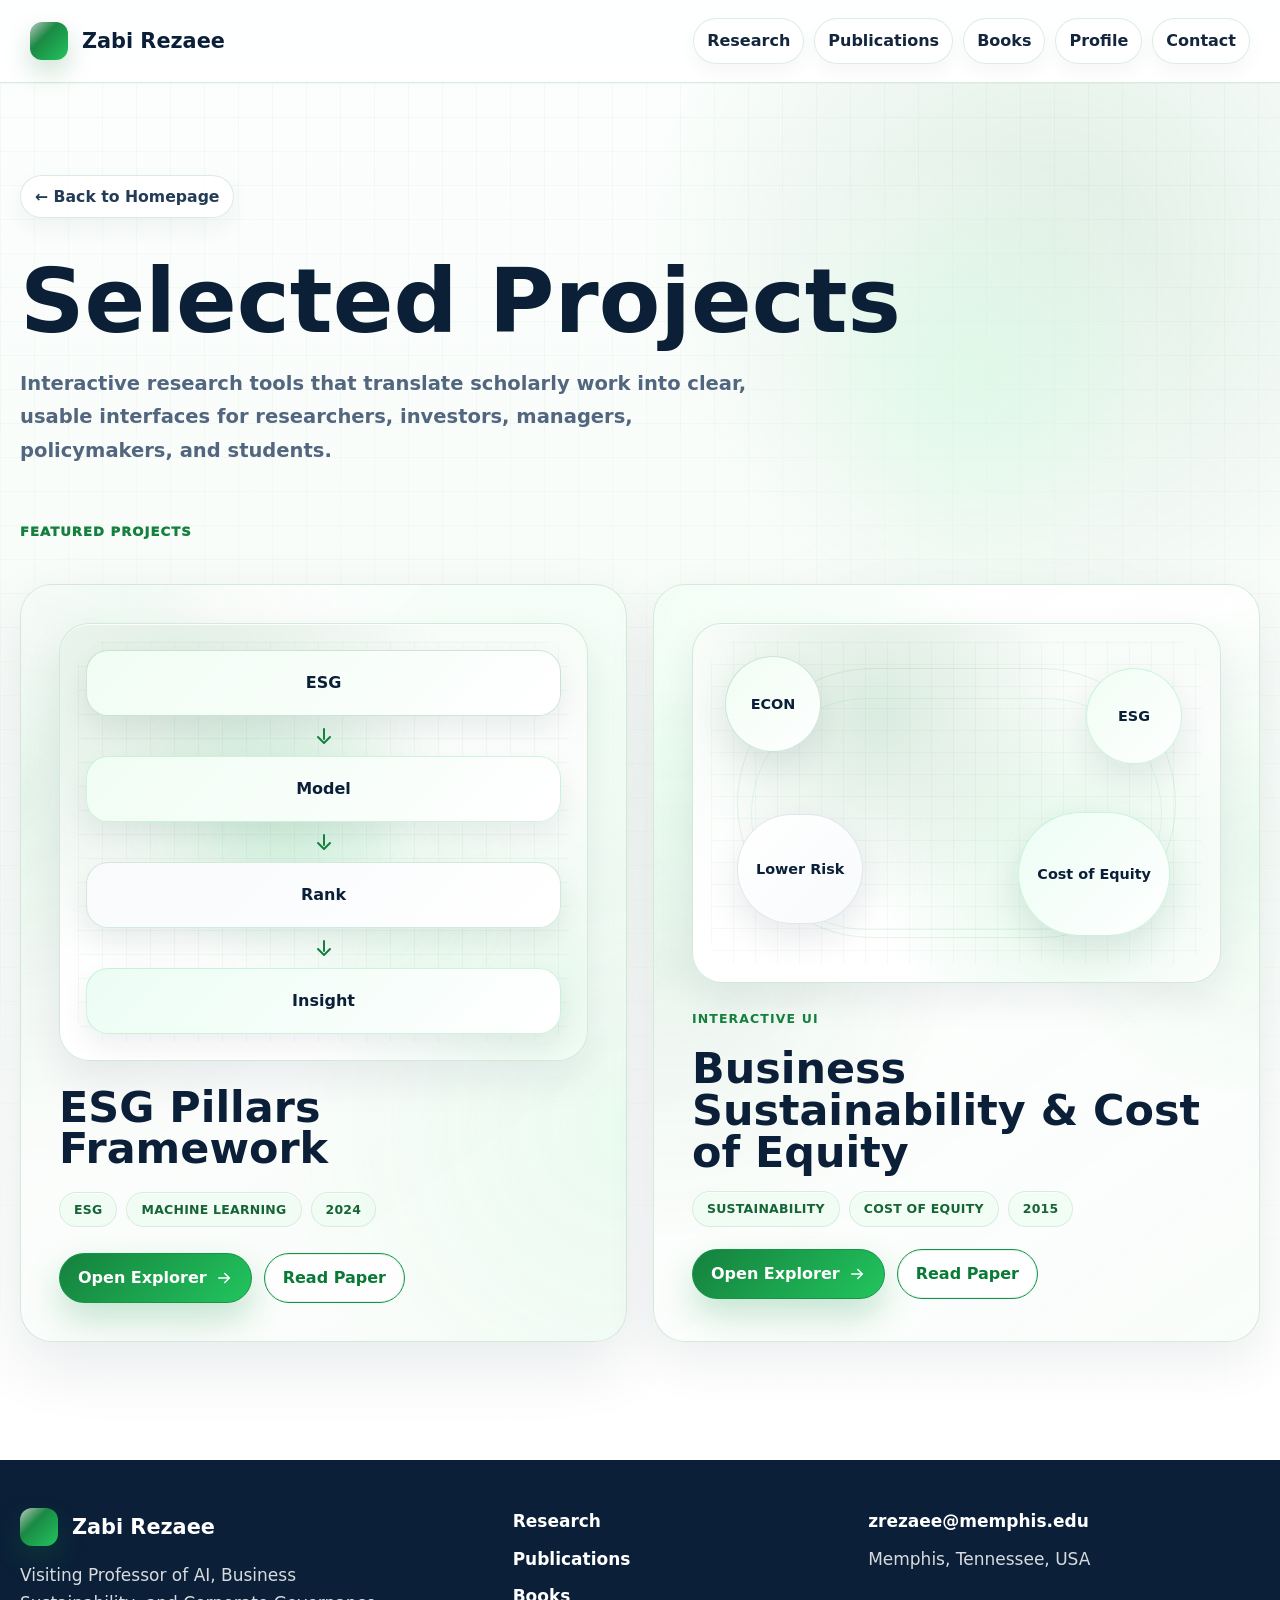
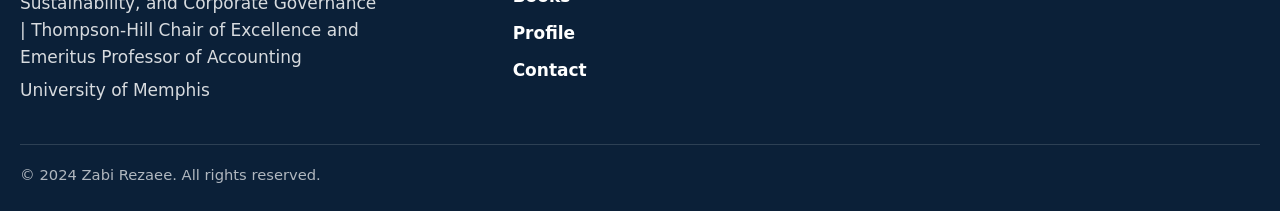
<file: specific-projects/index.html>
<!DOCTYPE html>
<html lang="en">
<head>
  <meta charset="UTF-8">
  <meta name="viewport" content="width=device-width, initial-scale=1.0">
  <meta name="description" content="Selected academic projects by Zabi Rezaee, including an interactive explorer for the ESG pillars framework paper.">
  <title>Selected Projects | Zabi Rezaee</title>
  <script>document.documentElement.classList.add("js");</script>
  <link rel="icon" href="/favicon.svg" type="image/svg+xml">
  <link rel="stylesheet" href="/style.css">
  <link rel="stylesheet" href="/rezaee.css">
  <link rel="stylesheet" href="/projects.css">
</head>
<body class="rezaee-home project-page project-index-page">
  <header class="site-header">
    <nav class="nav" aria-label="Primary navigation">
      <a class="brand-lockup" href="/" aria-label="Zabi Rezaee home">
        <span class="brand-mark" aria-hidden="true"></span>
        <span>Zabi Rezaee</span>
      </a>

      <div class="nav-links">
        <a href="/research/">Research</a>
        <a href="/publications/">Publications</a>
        <a href="/books/">Books</a>
        <a href="/profile/">Profile</a>
        <a href="/contact/">Contact</a>
      </div>
    </nav>
  </header>

  <main>
    <section class="project-index-hero" aria-labelledby="projects-title">
      <div class="project-container">
        <a class="back-link" href="/">&#8592; Back to Homepage</a>
        <h1 id="projects-title">Selected Projects</h1>
        <p class="project-lede">
          Interactive research tools that translate scholarly work into clear, usable interfaces for researchers, investors, managers, policymakers, and students.
        </p>
      </div>
    </section>

    <section class="project-list-section" aria-label="Featured projects">
      <div class="project-container">
        <div class="section-heading project-section-heading">
          <p class="section-kicker">Featured Projects</p>
        </div>

        <article class="project-card-large">
          <div class="project-card-content">
            <h3>ESG Pillars Framework</h3>
            <div class="project-card-meta">
              <span>ESG</span>
              <span>Machine Learning</span>
              <span>2024</span>
            </div>
            <div class="project-card-actions">
              <a class="button primary project-cta" href="/specific-projects/esg-pillars-framework/">
                <span>Open Explorer</span>
                <span class="button-arrow" aria-hidden="true">
                  <svg viewBox="0 0 24 24"><path d="M5 12h14"/><path d="m13 6 6 6-6 6"/></svg>
                </span>
              </a>
              <a class="button secondary" href="https://doi.org/10.1002/sd.2979">Read Paper</a>
            </div>
          </div>

          <div class="project-abstract-visual" aria-label="ESG framework preview">
            <div class="visual-node node-esg">ESG</div>
            <div class="visual-arrow" aria-hidden="true">
              <svg viewBox="0 0 24 24"><path d="M5 12h14"/><path d="m13 6 6 6-6 6"/></svg>
            </div>
            <div class="visual-node node-ml">Model</div>
            <div class="visual-arrow" aria-hidden="true">
              <svg viewBox="0 0 24 24"><path d="M5 12h14"/><path d="m13 6 6 6-6 6"/></svg>
            </div>
            <div class="visual-node node-importance">Rank</div>
            <div class="visual-arrow" aria-hidden="true">
              <svg viewBox="0 0 24 24"><path d="M5 12h14"/><path d="m13 6 6 6-6 6"/></svg>
            </div>
            <div class="visual-node node-insight">Insight</div>
          </div>
        </article>

        <article class="project-bubble-card sustainability-bubble-card">
          <div class="project-bubble-content">
            <p class="project-card-label">Interactive UI</p>
            <h3>Business Sustainability &amp; Cost of Equity</h3>
            <div class="project-card-meta">
              <span>Sustainability</span>
              <span>Cost of Equity</span>
              <span>2015</span>
            </div>
            <div class="project-card-actions">
              <a class="button primary project-cta" href="/specific-projects/sustainability-cost-of-equity/">
                <span>Open Explorer</span>
                <span class="button-arrow" aria-hidden="true">
                  <svg viewBox="0 0 24 24"><path d="M5 12h14"/><path d="m13 6 6 6-6 6"/></svg>
                </span>
              </a>
              <a class="button secondary" href="https://digitalcommons.memphis.edu/facpubs/10836/">Read Paper</a>
            </div>
          </div>

          <div class="capital-bubble-visual" aria-label="Business sustainability and cost of equity preview">
            <span class="bubble-orbit orbit-one" aria-hidden="true"></span>
            <span class="bubble-orbit orbit-two" aria-hidden="true"></span>
            <span class="capital-bubble bubble-econ">ECON</span>
            <span class="capital-bubble bubble-esg">ESG</span>
            <span class="capital-bubble bubble-cost">Cost of Equity</span>
            <span class="capital-bubble bubble-signal">Lower Risk</span>
          </div>
        </article>
      </div>
    </section>
  </main>

  <footer class="site-footer" id="contact">
    <div class="footer-inner">
      <div class="footer-brand">
        <a class="brand-lockup footer-lockup" href="/" aria-label="Zabi Rezaee home">
          <span class="brand-mark" aria-hidden="true"></span>
          <span>Zabi Rezaee</span>
        </a>
        <p>Visiting Professor of AI, Business Sustainability, and Corporate Governance | Thompson-Hill Chair of Excellence and Emeritus Professor of Accounting</p>
        <p>University of Memphis</p>
      </div>

      <nav class="footer-nav" aria-label="Footer navigation">
        <a href="/research/">Research</a>
        <a href="/publications/">Publications</a>
        <a href="/books/">Books</a>
        <a href="/profile/">Profile</a>
        <a href="/contact/">Contact</a>
      </nav>

      <address class="footer-contact">
        <a href="mailto:zrezaee@memphis.edu">zrezaee@memphis.edu</a>
        <span>Memphis, Tennessee, USA</span>
      </address>
    </div>

    <div class="footer-bottom">
      <p>&copy; 2024 Zabi Rezaee. All rights reserved.</p>
    </div>
  </footer>

  <script src="/script.js"></script>
</body>
</html>
</file>
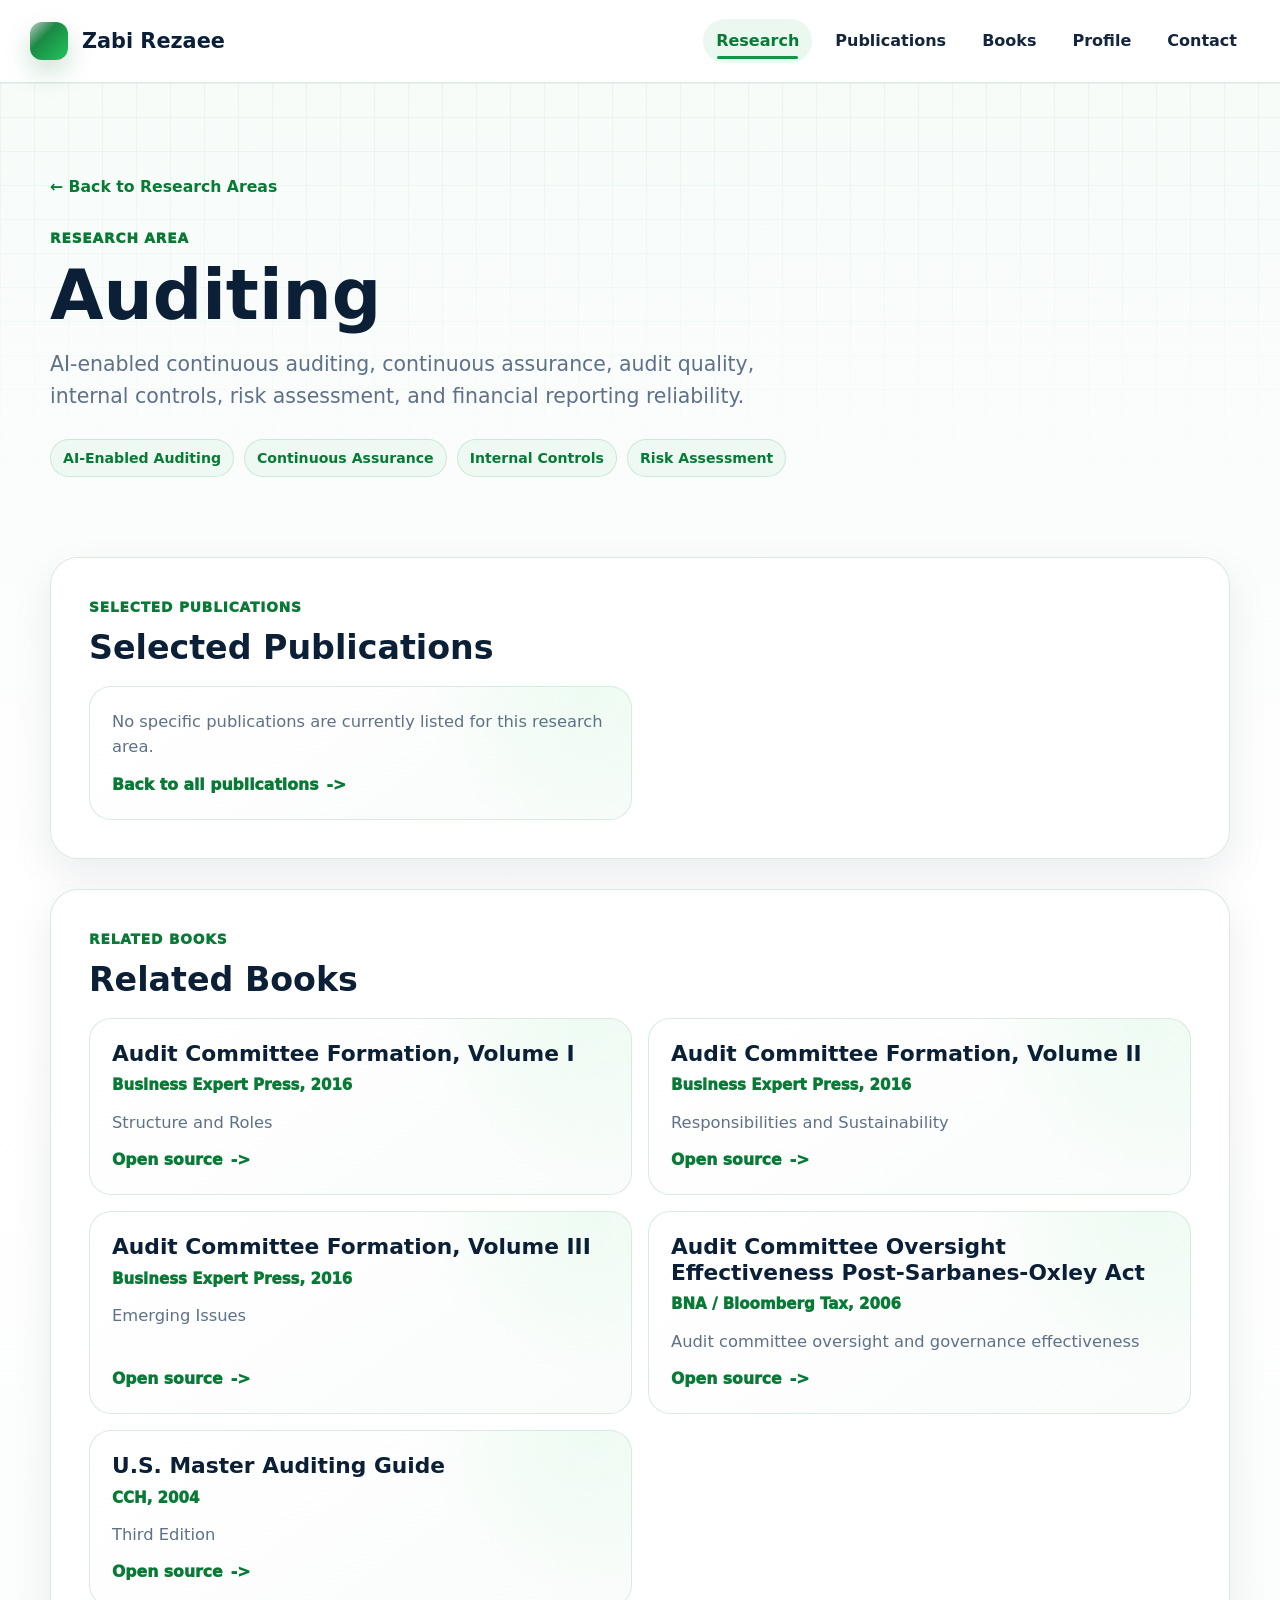
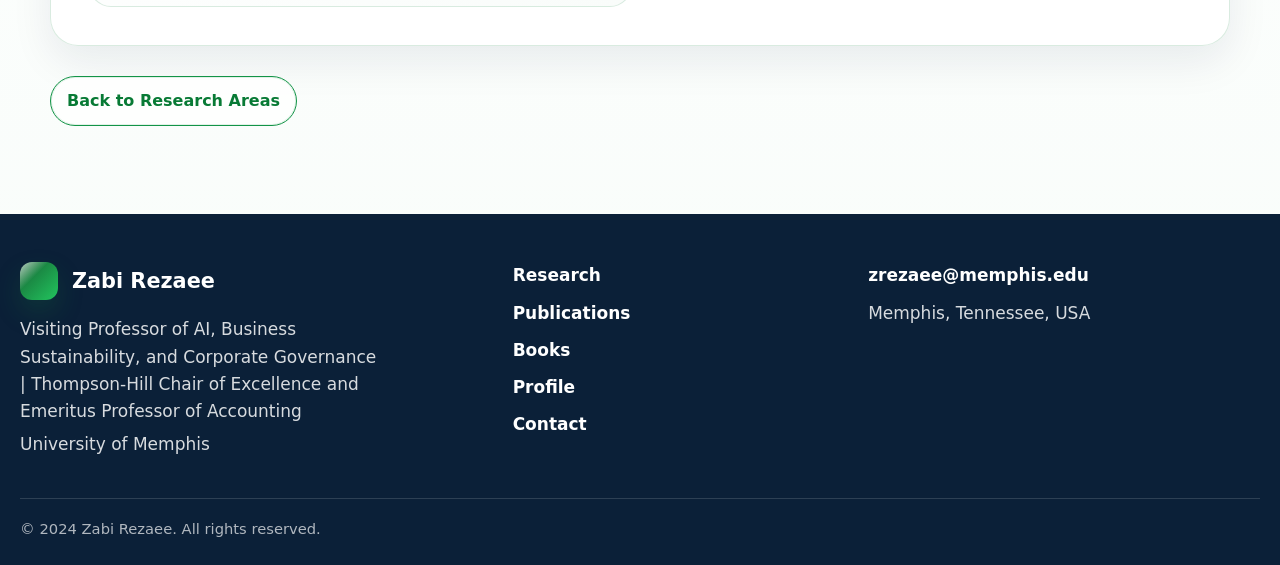
<file: research/auditing/index.html>
<!DOCTYPE html>
<html lang="en">
<head>
  <meta charset="UTF-8">
  <meta name="viewport" content="width=device-width, initial-scale=1.0">
  <meta name="description" content="Auditing research area for Zabi Rezaee, including AI-enabled continuous auditing, continuous assurance, audit quality, internal controls, risk assessment, and financial reporting reliability.">
  <title>Auditing | Research | Zabi Rezaee</title>
  <script>document.documentElement.classList.add("js");</script>
  <link rel="icon" href="/favicon.svg" type="image/svg+xml">
  <link rel="stylesheet" href="/style.css">
  <link rel="stylesheet" href="/rezaee.css">
  <link rel="stylesheet" href="/academic-pages.css">
</head>
<body class="rezaee-home academic-page research-topic-page" data-research-area="auditing">
  <header class="site-header">
    <nav class="nav" aria-label="Primary navigation">
      <a class="brand-lockup" href="/" aria-label="Zabi Rezaee home">
        <span class="brand-mark" aria-hidden="true"></span>
        <span>Zabi Rezaee</span>
      </a>

      <div class="nav-links">
        <a class="is-active" href="/research/" aria-current="page">Research</a>
        <a href="/publications/">Publications</a>
        <a href="/books/">Books</a>
        <a href="/profile/">Profile</a>
        <a href="/contact/">Contact</a>
      </div>
    </nav>
  </header>

  <main>
    <section class="academic-hero" aria-labelledby="area-title">
      <div class="academic-container">
        <a class="academic-back-link" href="/research/">&#8592; Back to Research Areas</a>
        <p class="section-kicker">Research Area</p>
        <h1 id="area-title">Auditing</h1>
        <p class="academic-lede" id="area-description">AI-enabled continuous auditing, continuous assurance, audit quality, internal controls, risk assessment, and financial reporting reliability.</p>
        <div class="academic-tags" id="area-tags" aria-label="Research area topics"></div>
      </div>
    </section>

    <section class="academic-section research-area-detail-section" aria-label="Auditing resources">
      <div class="academic-container research-area-stack">
        <section class="research-resource-section" aria-labelledby="selected-publications-title">
          <div class="research-resource-heading">
            <p class="section-kicker">Selected Publications</p>
            <h2 id="selected-publications-title">Selected Publications</h2>
          </div>
          <div class="research-resource-list" id="selected-publications-list"></div>
        </section>

        <section class="research-resource-section" id="related-books-section" aria-labelledby="related-books-title">
          <div class="research-resource-heading">
            <p class="section-kicker">Related Books</p>
            <h2 id="related-books-title">Related Books</h2>
          </div>
          <div class="research-resource-list" id="related-books-list"></div>
        </section>

        <section class="research-resource-section" id="related-projects-section" aria-labelledby="related-projects-title" hidden>
          <div class="research-resource-heading">
            <p class="section-kicker">Related Projects</p>
            <h2 id="related-projects-title">Related Projects</h2>
          </div>
          <div class="research-resource-list" id="related-projects-list"></div>
        </section>

        <section class="research-resource-section" id="profile-content-section" aria-labelledby="profile-content-title" hidden>
          <div class="research-resource-heading">
            <p class="section-kicker">Profile Context</p>
            <h2 id="profile-content-title">Profile Content</h2>
          </div>
          <div class="research-resource-list" id="profile-content-list"></div>
        </section>

        <a class="button secondary research-back-button" href="/research/">Back to Research Areas</a>
      </div>
    </section>
  </main>

  <footer class="site-footer" id="contact">
    <div class="footer-inner">
      <div class="footer-brand">
        <a class="brand-lockup footer-lockup" href="/" aria-label="Zabi Rezaee home">
          <span class="brand-mark" aria-hidden="true"></span>
          <span>Zabi Rezaee</span>
        </a>
        <p>Visiting Professor of AI, Business Sustainability, and Corporate Governance | Thompson-Hill Chair of Excellence and Emeritus Professor of Accounting</p>
        <p>University of Memphis</p>
      </div>

      <nav class="footer-nav" aria-label="Footer navigation">
        <a href="/research/">Research</a>
        <a href="/publications/">Publications</a>
        <a href="/books/">Books</a>
        <a href="/profile/">Profile</a>
        <a href="/contact/">Contact</a>
      </nav>

      <address class="footer-contact">
        <a href="mailto:zrezaee@memphis.edu">zrezaee@memphis.edu</a>
        <span>Memphis, Tennessee, USA</span>
      </address>
    </div>

    <div class="footer-bottom">
      <p>&copy; 2024 Zabi Rezaee. All rights reserved.</p>
    </div>
  </footer>

  <script src="/script.js"></script>
  <script src="/research-area-data.js"></script>
  <script src="/research-area-page.js"></script>
</body>
</html>
</file>
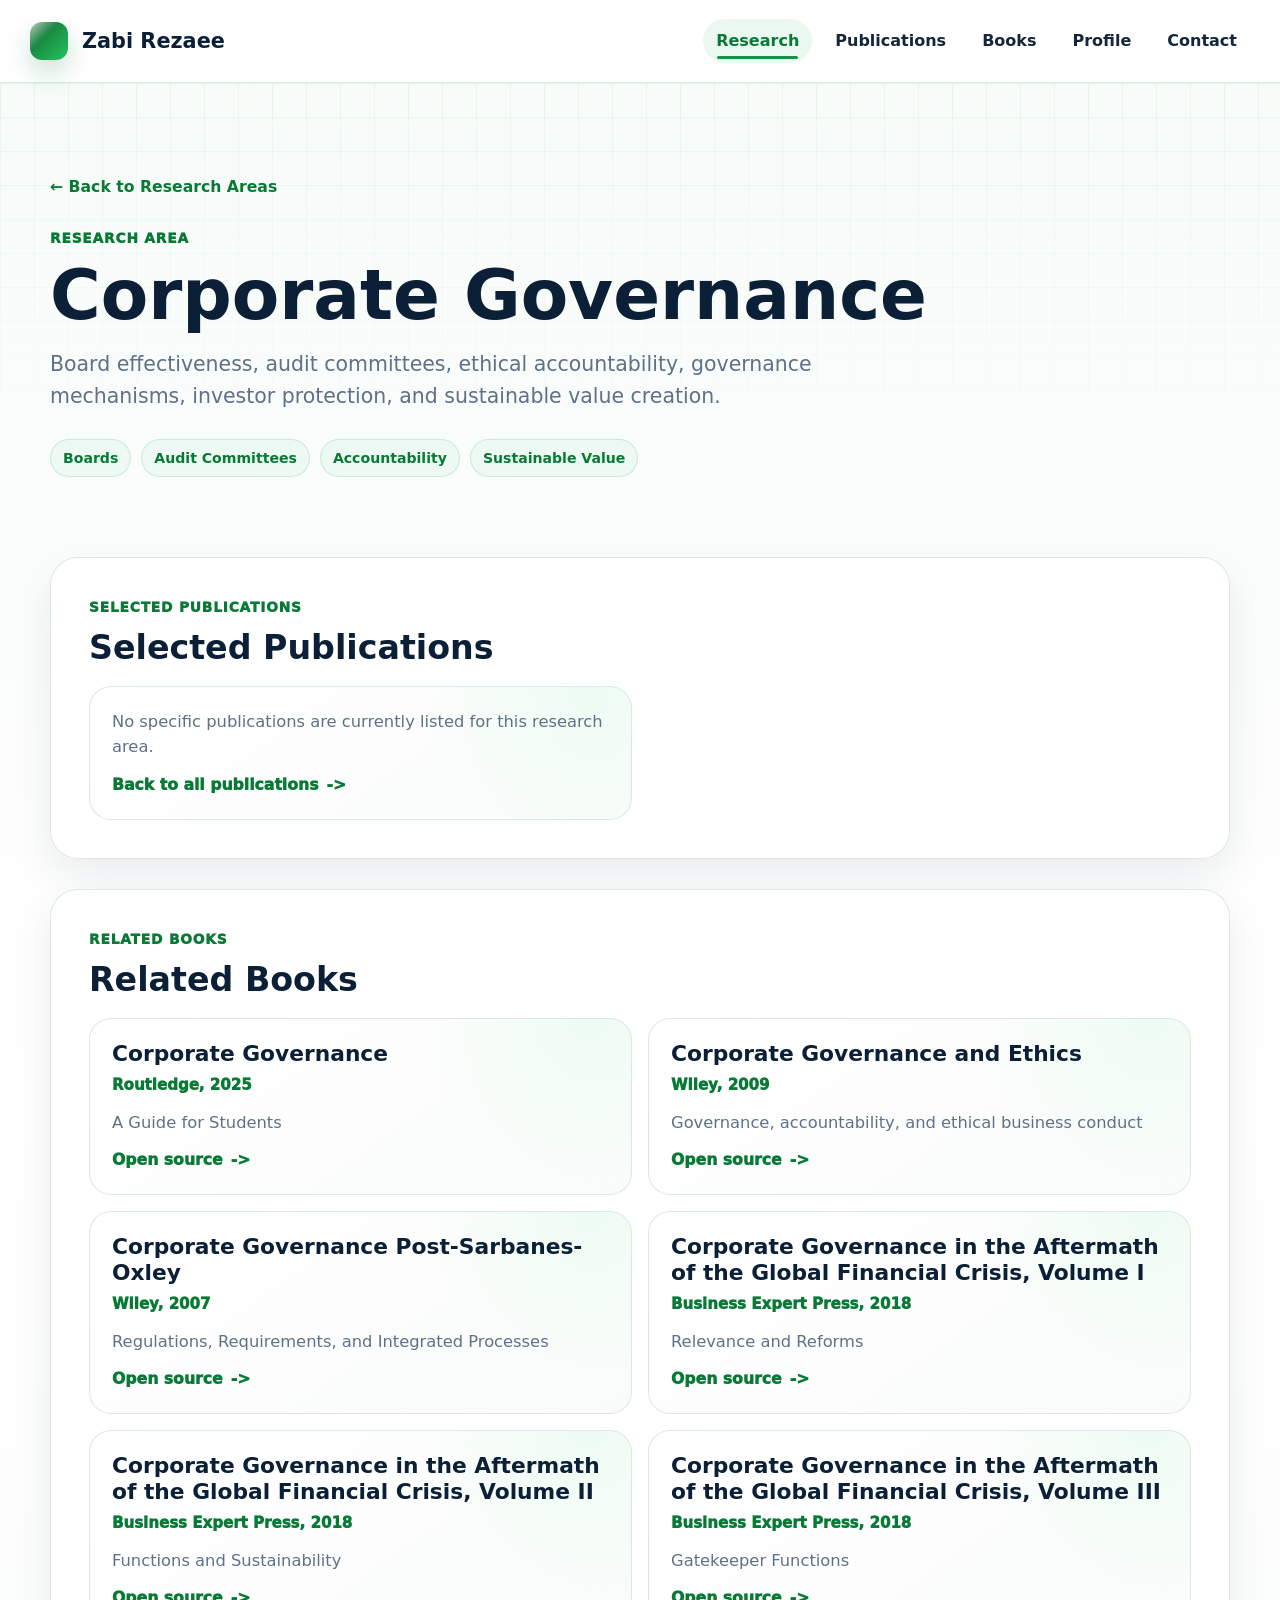
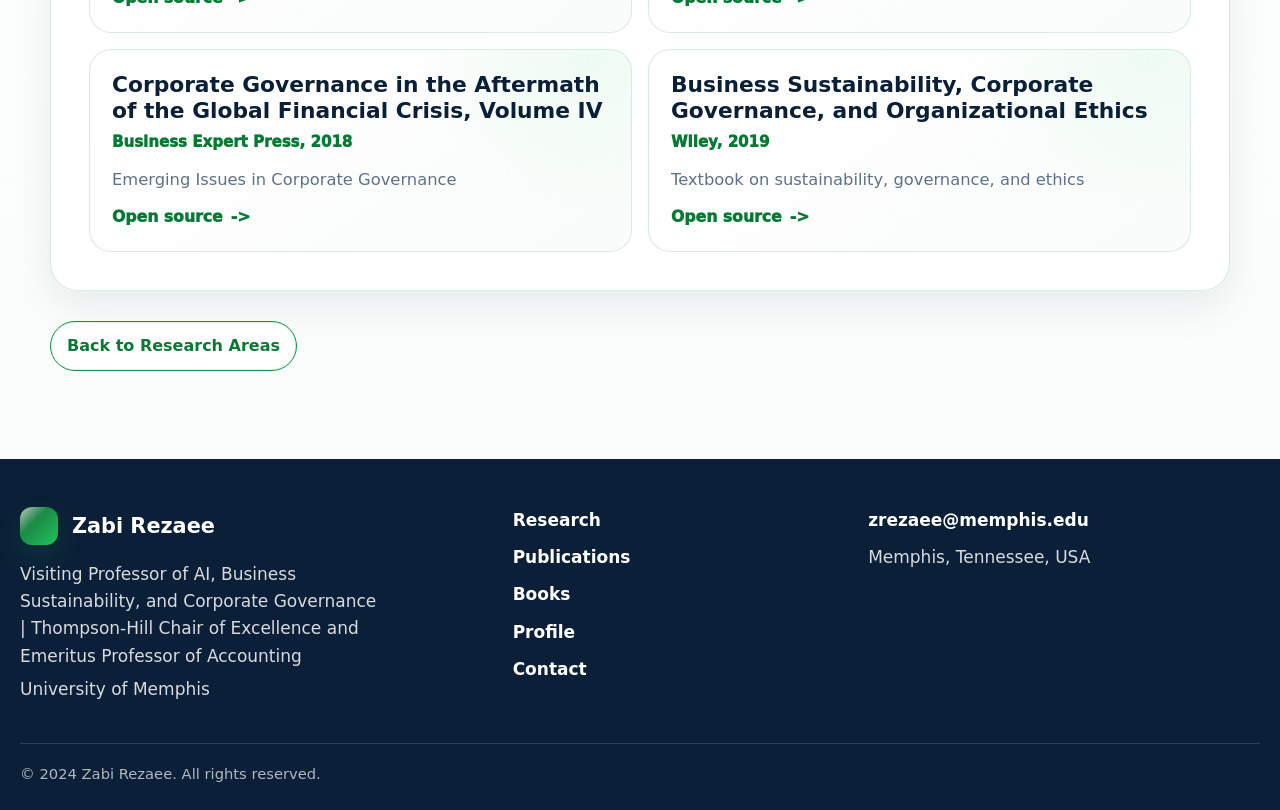
<file: research/corporate-governance/index.html>
<!DOCTYPE html>
<html lang="en">
<head>
  <meta charset="UTF-8">
  <meta name="viewport" content="width=device-width, initial-scale=1.0">
  <meta name="description" content="Corporate governance research area for Zabi Rezaee, including board effectiveness, audit committees, ethical accountability, governance mechanisms, investor protection, and sustainable value creation.">
  <title>Corporate Governance | Research | Zabi Rezaee</title>
  <script>document.documentElement.classList.add("js");</script>
  <link rel="icon" href="/favicon.svg" type="image/svg+xml">
  <link rel="stylesheet" href="/style.css">
  <link rel="stylesheet" href="/rezaee.css">
  <link rel="stylesheet" href="/academic-pages.css">
</head>
<body class="rezaee-home academic-page research-topic-page" data-research-area="corporate-governance">
  <header class="site-header">
    <nav class="nav" aria-label="Primary navigation">
      <a class="brand-lockup" href="/" aria-label="Zabi Rezaee home">
        <span class="brand-mark" aria-hidden="true"></span>
        <span>Zabi Rezaee</span>
      </a>

      <div class="nav-links">
        <a class="is-active" href="/research/" aria-current="page">Research</a>
        <a href="/publications/">Publications</a>
        <a href="/books/">Books</a>
        <a href="/profile/">Profile</a>
        <a href="/contact/">Contact</a>
      </div>
    </nav>
  </header>

  <main>
    <section class="academic-hero" aria-labelledby="area-title">
      <div class="academic-container">
        <a class="academic-back-link" href="/research/">&#8592; Back to Research Areas</a>
        <p class="section-kicker">Research Area</p>
        <h1 id="area-title">Corporate Governance</h1>
        <p class="academic-lede" id="area-description">Board effectiveness, audit committees, ethical accountability, governance mechanisms, investor protection, and sustainable value creation.</p>
        <div class="academic-tags" id="area-tags" aria-label="Research area topics"></div>
      </div>
    </section>

    <section class="academic-section research-area-detail-section" aria-label="Corporate governance resources">
      <div class="academic-container research-area-stack">
        <section class="research-resource-section" aria-labelledby="selected-publications-title">
          <div class="research-resource-heading">
            <p class="section-kicker">Selected Publications</p>
            <h2 id="selected-publications-title">Selected Publications</h2>
          </div>
          <div class="research-resource-list" id="selected-publications-list"></div>
        </section>

        <section class="research-resource-section" id="related-books-section" aria-labelledby="related-books-title">
          <div class="research-resource-heading">
            <p class="section-kicker">Related Books</p>
            <h2 id="related-books-title">Related Books</h2>
          </div>
          <div class="research-resource-list" id="related-books-list"></div>
        </section>

        <section class="research-resource-section" id="related-projects-section" aria-labelledby="related-projects-title" hidden>
          <div class="research-resource-heading">
            <p class="section-kicker">Related Projects</p>
            <h2 id="related-projects-title">Related Projects</h2>
          </div>
          <div class="research-resource-list" id="related-projects-list"></div>
        </section>

        <section class="research-resource-section" id="profile-content-section" aria-labelledby="profile-content-title" hidden>
          <div class="research-resource-heading">
            <p class="section-kicker">Profile Context</p>
            <h2 id="profile-content-title">Profile Content</h2>
          </div>
          <div class="research-resource-list" id="profile-content-list"></div>
        </section>

        <a class="button secondary research-back-button" href="/research/">Back to Research Areas</a>
      </div>
    </section>
  </main>

  <footer class="site-footer" id="contact">
    <div class="footer-inner">
      <div class="footer-brand">
        <a class="brand-lockup footer-lockup" href="/" aria-label="Zabi Rezaee home">
          <span class="brand-mark" aria-hidden="true"></span>
          <span>Zabi Rezaee</span>
        </a>
        <p>Visiting Professor of AI, Business Sustainability, and Corporate Governance | Thompson-Hill Chair of Excellence and Emeritus Professor of Accounting</p>
        <p>University of Memphis</p>
      </div>

      <nav class="footer-nav" aria-label="Footer navigation">
        <a href="/research/">Research</a>
        <a href="/publications/">Publications</a>
        <a href="/books/">Books</a>
        <a href="/profile/">Profile</a>
        <a href="/contact/">Contact</a>
      </nav>

      <address class="footer-contact">
        <a href="mailto:zrezaee@memphis.edu">zrezaee@memphis.edu</a>
        <span>Memphis, Tennessee, USA</span>
      </address>
    </div>

    <div class="footer-bottom">
      <p>&copy; 2024 Zabi Rezaee. All rights reserved.</p>
    </div>
  </footer>

  <script src="/script.js"></script>
  <script src="/research-area-data.js"></script>
  <script src="/research-area-page.js"></script>
</body>
</html>
</file>
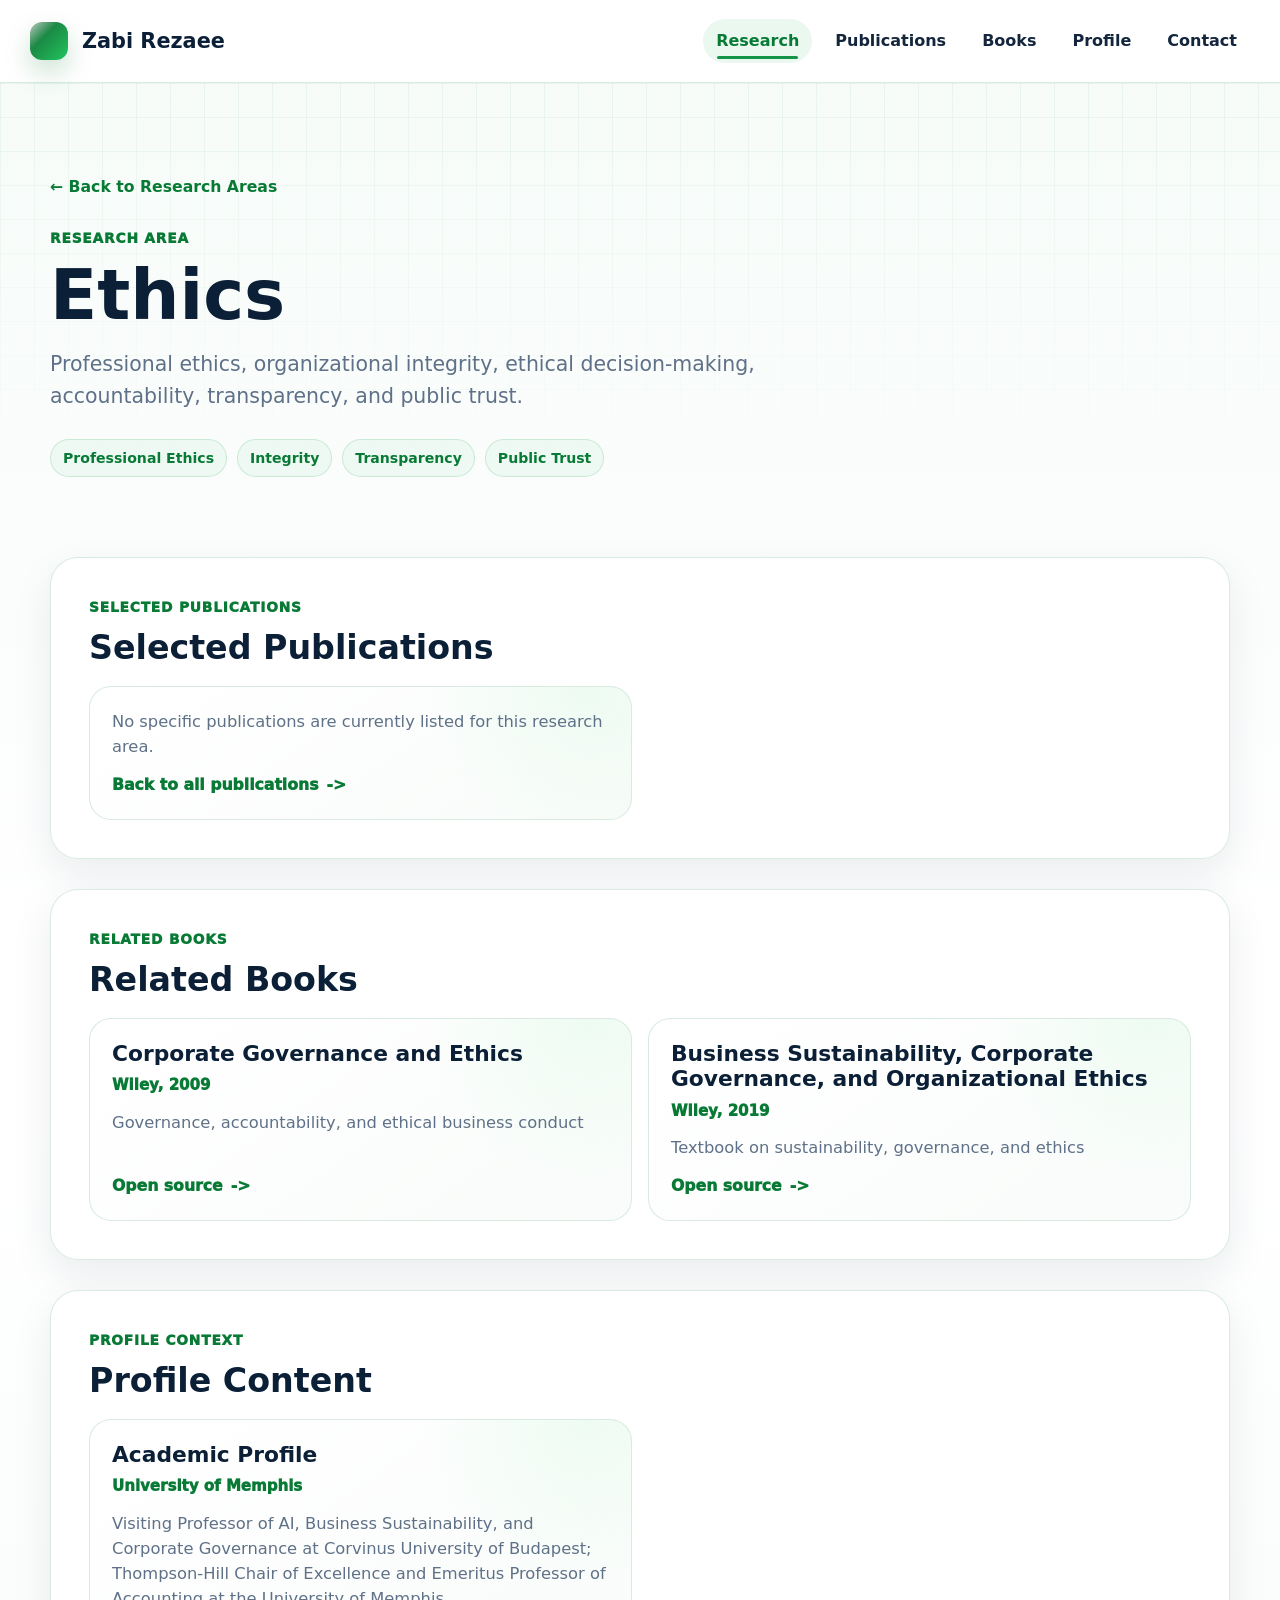
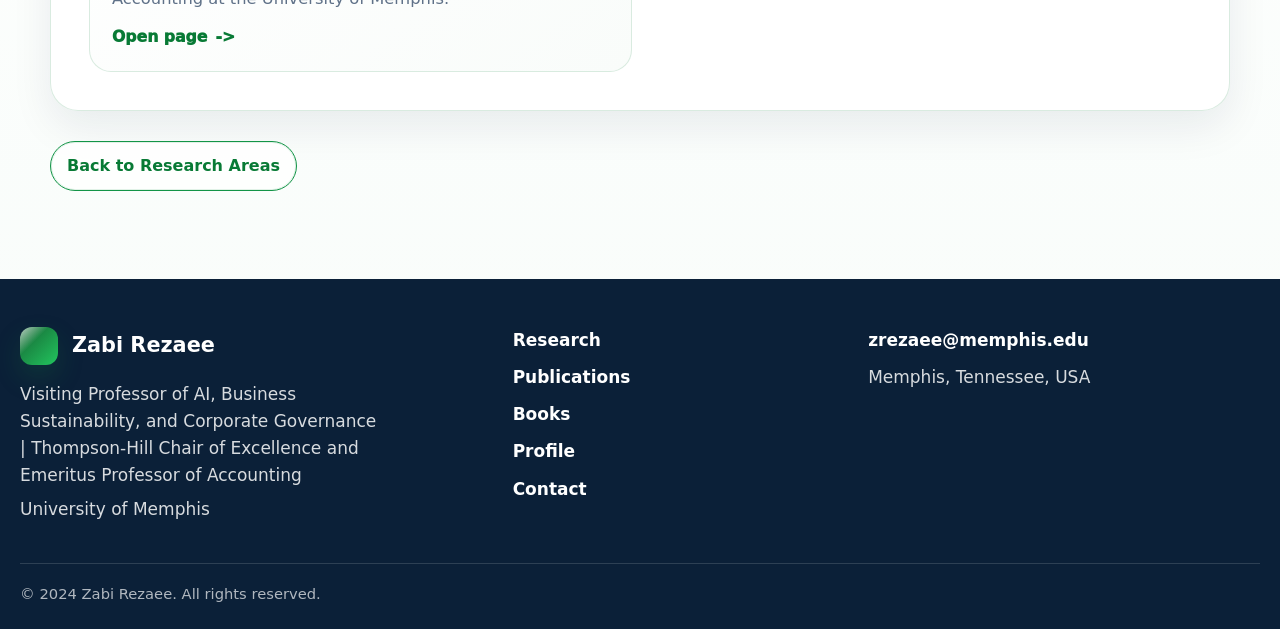
<file: research/ethics/index.html>
<!DOCTYPE html>
<html lang="en">
<head>
  <meta charset="UTF-8">
  <meta name="viewport" content="width=device-width, initial-scale=1.0">
  <meta name="description" content="Ethics research area for Zabi Rezaee, including professional ethics, organizational integrity, ethical decision-making, accountability, transparency, and public trust.">
  <title>Ethics | Research | Zabi Rezaee</title>
  <script>document.documentElement.classList.add("js");</script>
  <link rel="icon" href="/favicon.svg" type="image/svg+xml">
  <link rel="stylesheet" href="/style.css">
  <link rel="stylesheet" href="/rezaee.css">
  <link rel="stylesheet" href="/academic-pages.css">
</head>
<body class="rezaee-home academic-page research-topic-page" data-research-area="ethics">
  <header class="site-header">
    <nav class="nav" aria-label="Primary navigation">
      <a class="brand-lockup" href="/" aria-label="Zabi Rezaee home">
        <span class="brand-mark" aria-hidden="true"></span>
        <span>Zabi Rezaee</span>
      </a>

      <div class="nav-links">
        <a class="is-active" href="/research/" aria-current="page">Research</a>
        <a href="/publications/">Publications</a>
        <a href="/books/">Books</a>
        <a href="/profile/">Profile</a>
        <a href="/contact/">Contact</a>
      </div>
    </nav>
  </header>

  <main>
    <section class="academic-hero" aria-labelledby="area-title">
      <div class="academic-container">
        <a class="academic-back-link" href="/research/">&#8592; Back to Research Areas</a>
        <p class="section-kicker">Research Area</p>
        <h1 id="area-title">Ethics</h1>
        <p class="academic-lede" id="area-description">Professional ethics, organizational integrity, ethical decision-making, accountability, transparency, and public trust.</p>
        <div class="academic-tags" id="area-tags" aria-label="Research area topics"></div>
      </div>
    </section>

    <section class="academic-section research-area-detail-section" aria-label="Ethics resources">
      <div class="academic-container research-area-stack">
        <section class="research-resource-section" aria-labelledby="selected-publications-title">
          <div class="research-resource-heading">
            <p class="section-kicker">Selected Publications</p>
            <h2 id="selected-publications-title">Selected Publications</h2>
          </div>
          <div class="research-resource-list" id="selected-publications-list"></div>
        </section>

        <section class="research-resource-section" id="related-books-section" aria-labelledby="related-books-title">
          <div class="research-resource-heading">
            <p class="section-kicker">Related Books</p>
            <h2 id="related-books-title">Related Books</h2>
          </div>
          <div class="research-resource-list" id="related-books-list"></div>
        </section>

        <section class="research-resource-section" id="related-projects-section" aria-labelledby="related-projects-title" hidden>
          <div class="research-resource-heading">
            <p class="section-kicker">Related Projects</p>
            <h2 id="related-projects-title">Related Projects</h2>
          </div>
          <div class="research-resource-list" id="related-projects-list"></div>
        </section>

        <section class="research-resource-section" id="profile-content-section" aria-labelledby="profile-content-title">
          <div class="research-resource-heading">
            <p class="section-kicker">Profile Context</p>
            <h2 id="profile-content-title">Profile Content</h2>
          </div>
          <div class="research-resource-list" id="profile-content-list"></div>
        </section>

        <a class="button secondary research-back-button" href="/research/">Back to Research Areas</a>
      </div>
    </section>
  </main>

  <footer class="site-footer" id="contact">
    <div class="footer-inner">
      <div class="footer-brand">
        <a class="brand-lockup footer-lockup" href="/" aria-label="Zabi Rezaee home">
          <span class="brand-mark" aria-hidden="true"></span>
          <span>Zabi Rezaee</span>
        </a>
        <p>Visiting Professor of AI, Business Sustainability, and Corporate Governance | Thompson-Hill Chair of Excellence and Emeritus Professor of Accounting</p>
        <p>University of Memphis</p>
      </div>

      <nav class="footer-nav" aria-label="Footer navigation">
        <a href="/research/">Research</a>
        <a href="/publications/">Publications</a>
        <a href="/books/">Books</a>
        <a href="/profile/">Profile</a>
        <a href="/contact/">Contact</a>
      </nav>

      <address class="footer-contact">
        <a href="mailto:zrezaee@memphis.edu">zrezaee@memphis.edu</a>
        <span>Memphis, Tennessee, USA</span>
      </address>
    </div>

    <div class="footer-bottom">
      <p>&copy; 2024 Zabi Rezaee. All rights reserved.</p>
    </div>
  </footer>

  <script src="/script.js"></script>
  <script src="/research-area-data.js"></script>
  <script src="/research-area-page.js"></script>
</body>
</html>
</file>
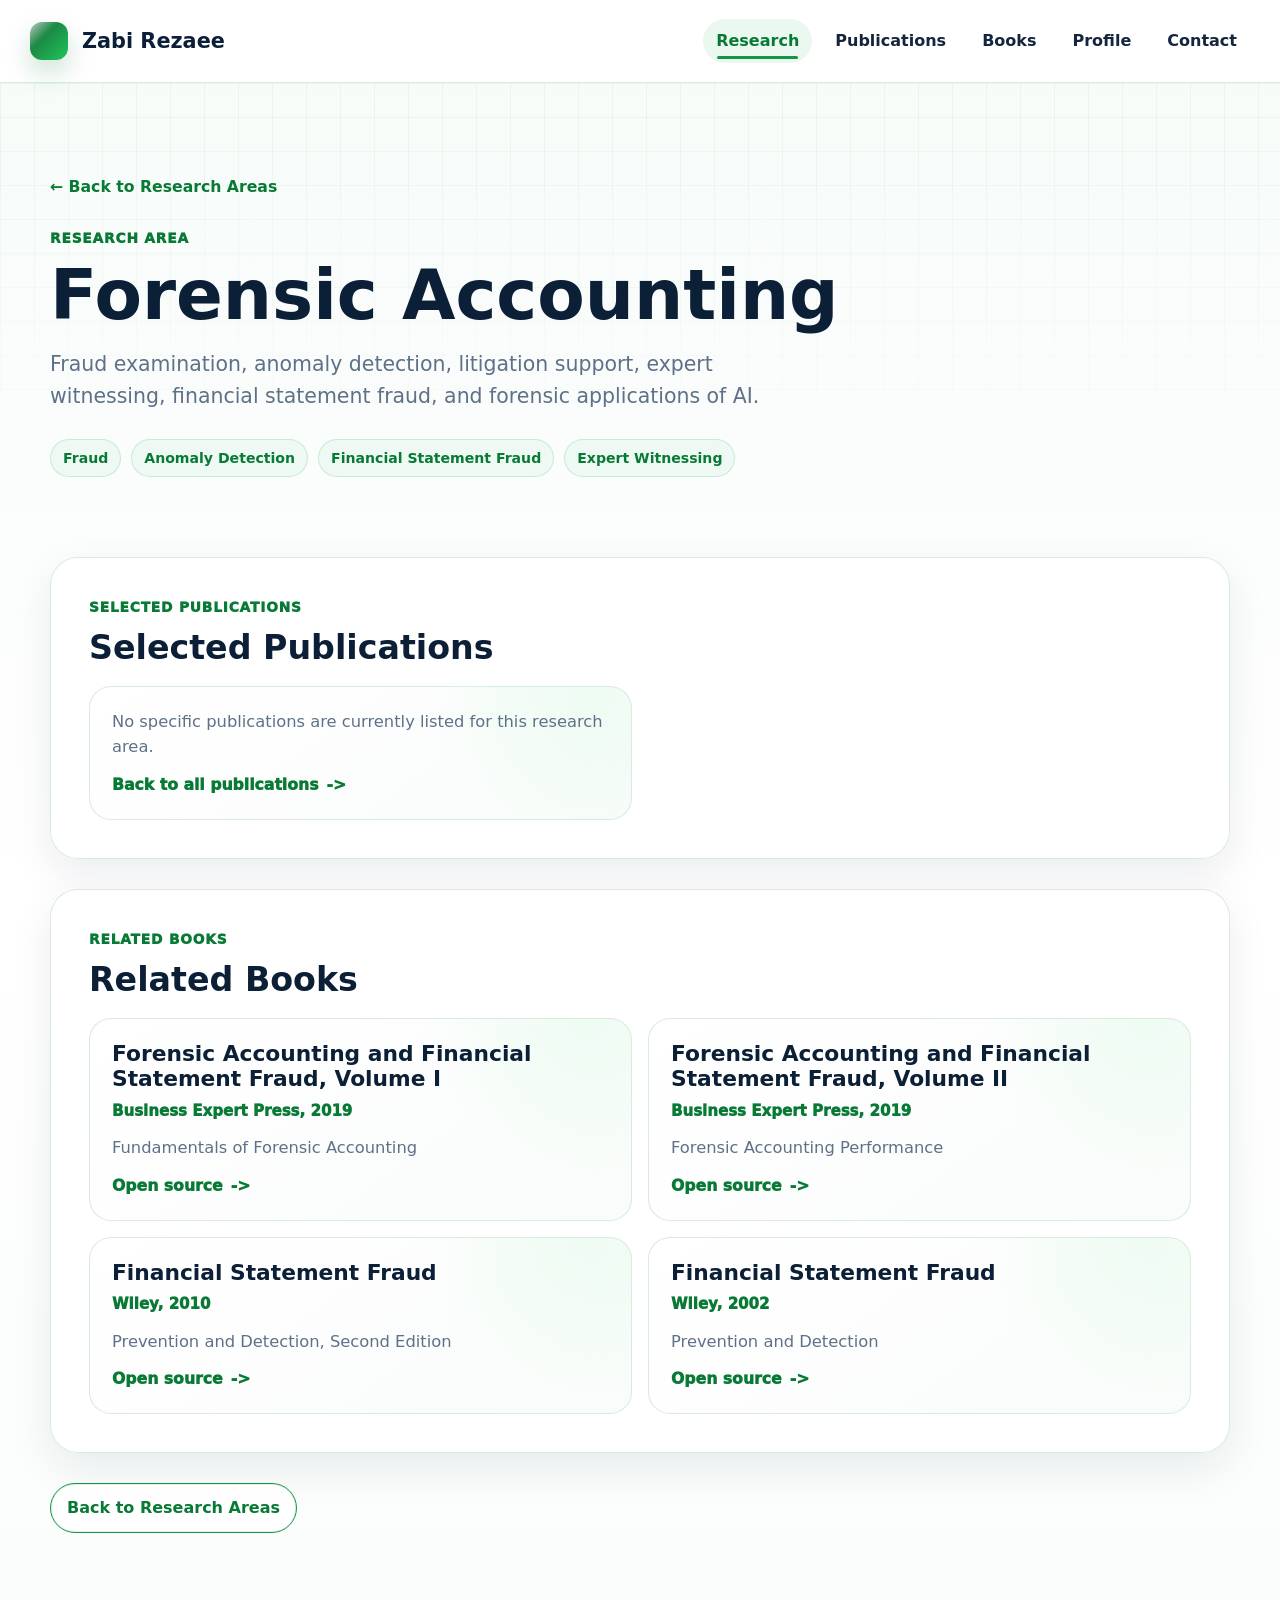
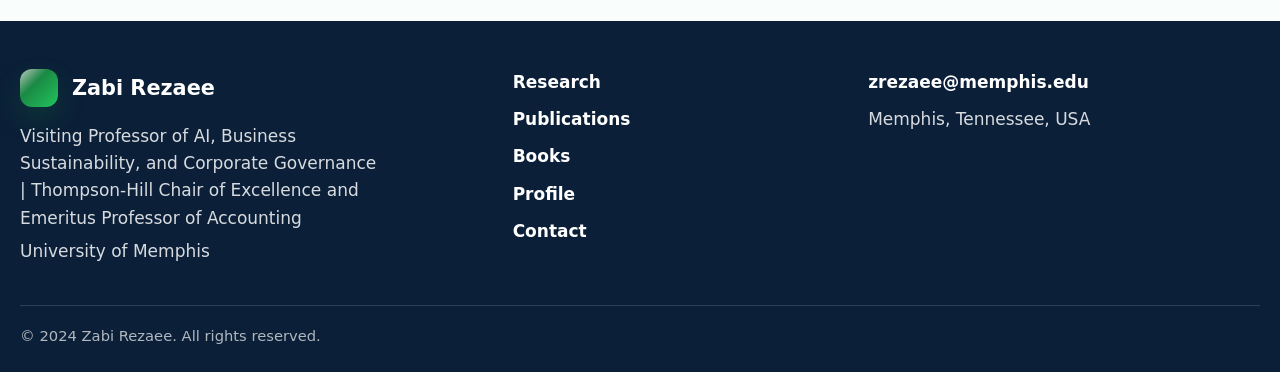
<file: research/forensic-accounting/index.html>
<!DOCTYPE html>
<html lang="en">
<head>
  <meta charset="UTF-8">
  <meta name="viewport" content="width=device-width, initial-scale=1.0">
  <meta name="description" content="Forensic accounting research area for Zabi Rezaee, including fraud examination, anomaly detection, litigation support, expert witnessing, financial statement fraud, and forensic applications of AI.">
  <title>Forensic Accounting | Research | Zabi Rezaee</title>
  <script>document.documentElement.classList.add("js");</script>
  <link rel="icon" href="/favicon.svg" type="image/svg+xml">
  <link rel="stylesheet" href="/style.css">
  <link rel="stylesheet" href="/rezaee.css">
  <link rel="stylesheet" href="/academic-pages.css">
</head>
<body class="rezaee-home academic-page research-topic-page" data-research-area="forensic-accounting">
  <header class="site-header">
    <nav class="nav" aria-label="Primary navigation">
      <a class="brand-lockup" href="/" aria-label="Zabi Rezaee home">
        <span class="brand-mark" aria-hidden="true"></span>
        <span>Zabi Rezaee</span>
      </a>

      <div class="nav-links">
        <a class="is-active" href="/research/" aria-current="page">Research</a>
        <a href="/publications/">Publications</a>
        <a href="/books/">Books</a>
        <a href="/profile/">Profile</a>
        <a href="/contact/">Contact</a>
      </div>
    </nav>
  </header>

  <main>
    <section class="academic-hero" aria-labelledby="area-title">
      <div class="academic-container">
        <a class="academic-back-link" href="/research/">&#8592; Back to Research Areas</a>
        <p class="section-kicker">Research Area</p>
        <h1 id="area-title">Forensic Accounting</h1>
        <p class="academic-lede" id="area-description">Fraud examination, anomaly detection, litigation support, expert witnessing, financial statement fraud, and forensic applications of AI.</p>
        <div class="academic-tags" id="area-tags" aria-label="Research area topics"></div>
      </div>
    </section>

    <section class="academic-section research-area-detail-section" aria-label="Forensic accounting resources">
      <div class="academic-container research-area-stack">
        <section class="research-resource-section" aria-labelledby="selected-publications-title">
          <div class="research-resource-heading">
            <p class="section-kicker">Selected Publications</p>
            <h2 id="selected-publications-title">Selected Publications</h2>
          </div>
          <div class="research-resource-list" id="selected-publications-list"></div>
        </section>

        <section class="research-resource-section" id="related-books-section" aria-labelledby="related-books-title">
          <div class="research-resource-heading">
            <p class="section-kicker">Related Books</p>
            <h2 id="related-books-title">Related Books</h2>
          </div>
          <div class="research-resource-list" id="related-books-list"></div>
        </section>

        <section class="research-resource-section" id="related-projects-section" aria-labelledby="related-projects-title" hidden>
          <div class="research-resource-heading">
            <p class="section-kicker">Related Projects</p>
            <h2 id="related-projects-title">Related Projects</h2>
          </div>
          <div class="research-resource-list" id="related-projects-list"></div>
        </section>

        <section class="research-resource-section" id="profile-content-section" aria-labelledby="profile-content-title" hidden>
          <div class="research-resource-heading">
            <p class="section-kicker">Profile Context</p>
            <h2 id="profile-content-title">Profile Content</h2>
          </div>
          <div class="research-resource-list" id="profile-content-list"></div>
        </section>

        <a class="button secondary research-back-button" href="/research/">Back to Research Areas</a>
      </div>
    </section>
  </main>

  <footer class="site-footer" id="contact">
    <div class="footer-inner">
      <div class="footer-brand">
        <a class="brand-lockup footer-lockup" href="/" aria-label="Zabi Rezaee home">
          <span class="brand-mark" aria-hidden="true"></span>
          <span>Zabi Rezaee</span>
        </a>
        <p>Visiting Professor of AI, Business Sustainability, and Corporate Governance | Thompson-Hill Chair of Excellence and Emeritus Professor of Accounting</p>
        <p>University of Memphis</p>
      </div>

      <nav class="footer-nav" aria-label="Footer navigation">
        <a href="/research/">Research</a>
        <a href="/publications/">Publications</a>
        <a href="/books/">Books</a>
        <a href="/profile/">Profile</a>
        <a href="/contact/">Contact</a>
      </nav>

      <address class="footer-contact">
        <a href="mailto:zrezaee@memphis.edu">zrezaee@memphis.edu</a>
        <span>Memphis, Tennessee, USA</span>
      </address>
    </div>

    <div class="footer-bottom">
      <p>&copy; 2024 Zabi Rezaee. All rights reserved.</p>
    </div>
  </footer>

  <script src="/script.js"></script>
  <script src="/research-area-data.js"></script>
  <script src="/research-area-page.js"></script>
</body>
</html>
</file>
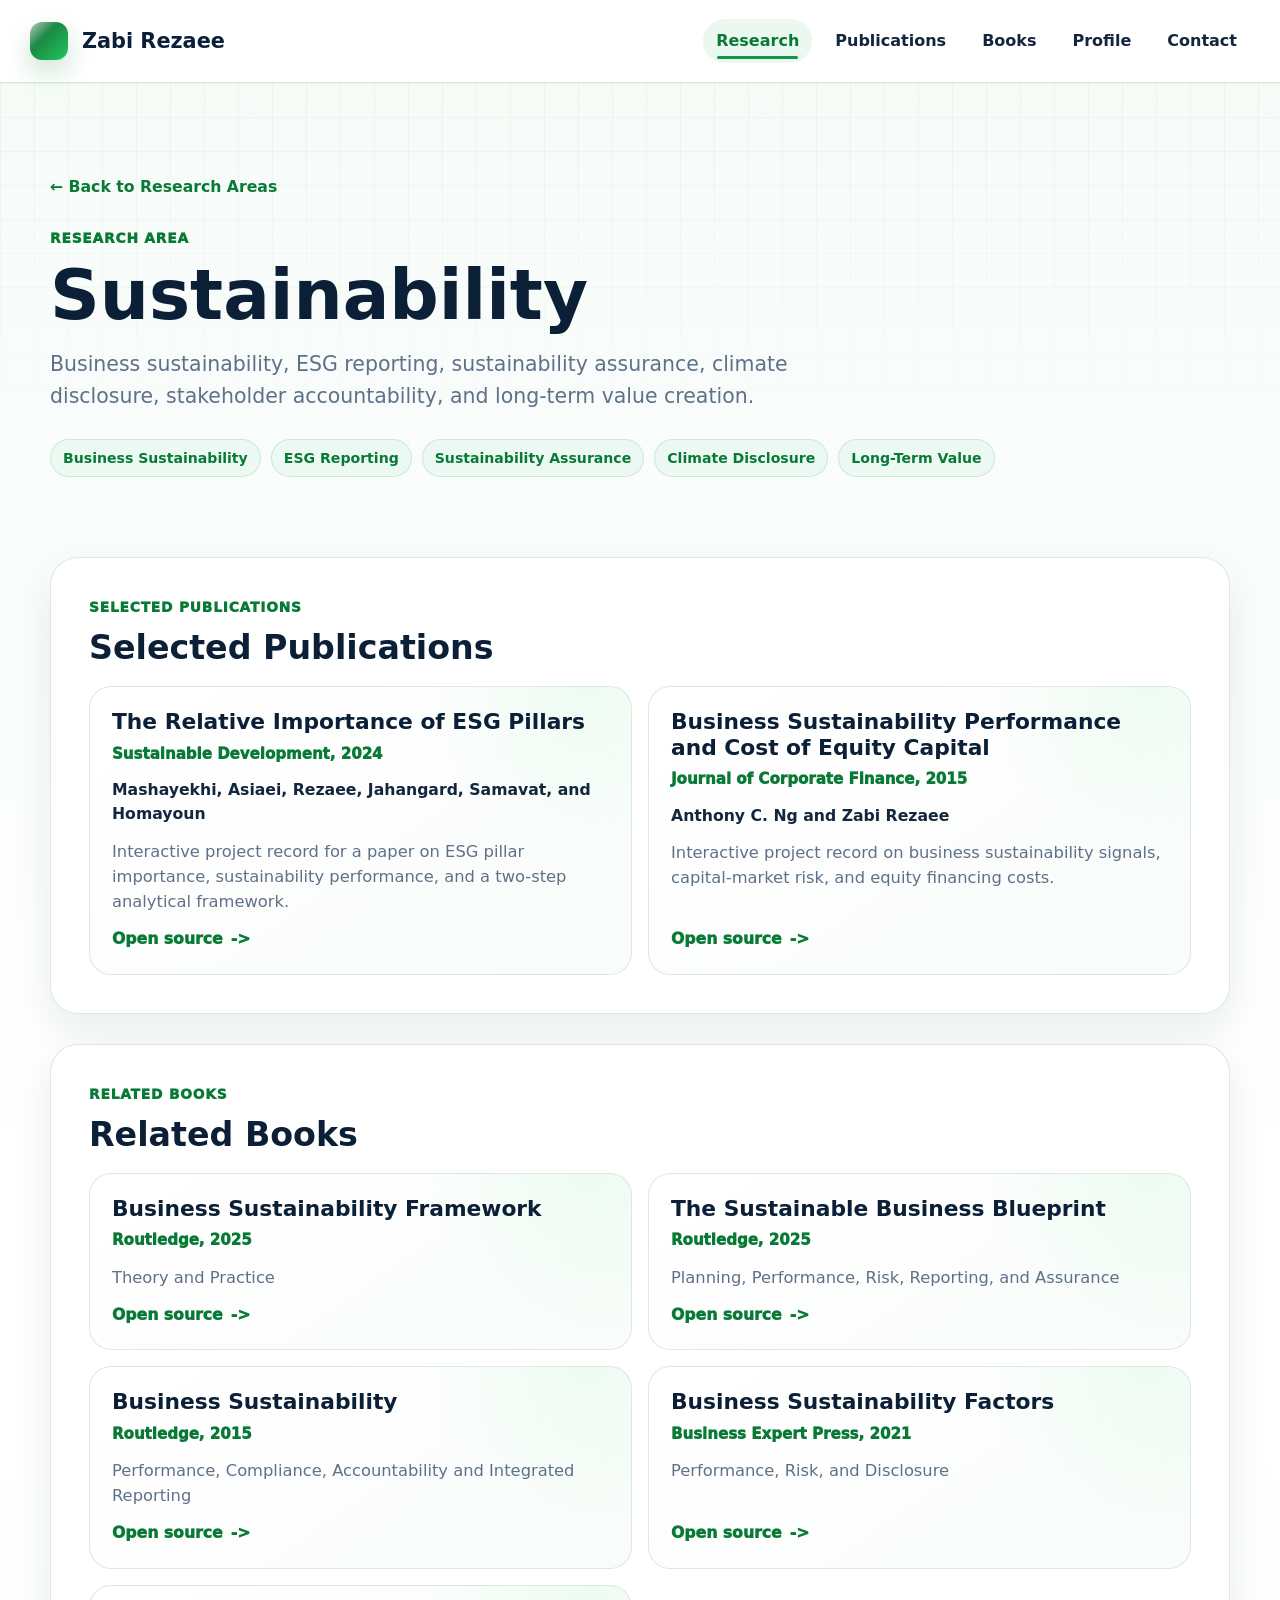
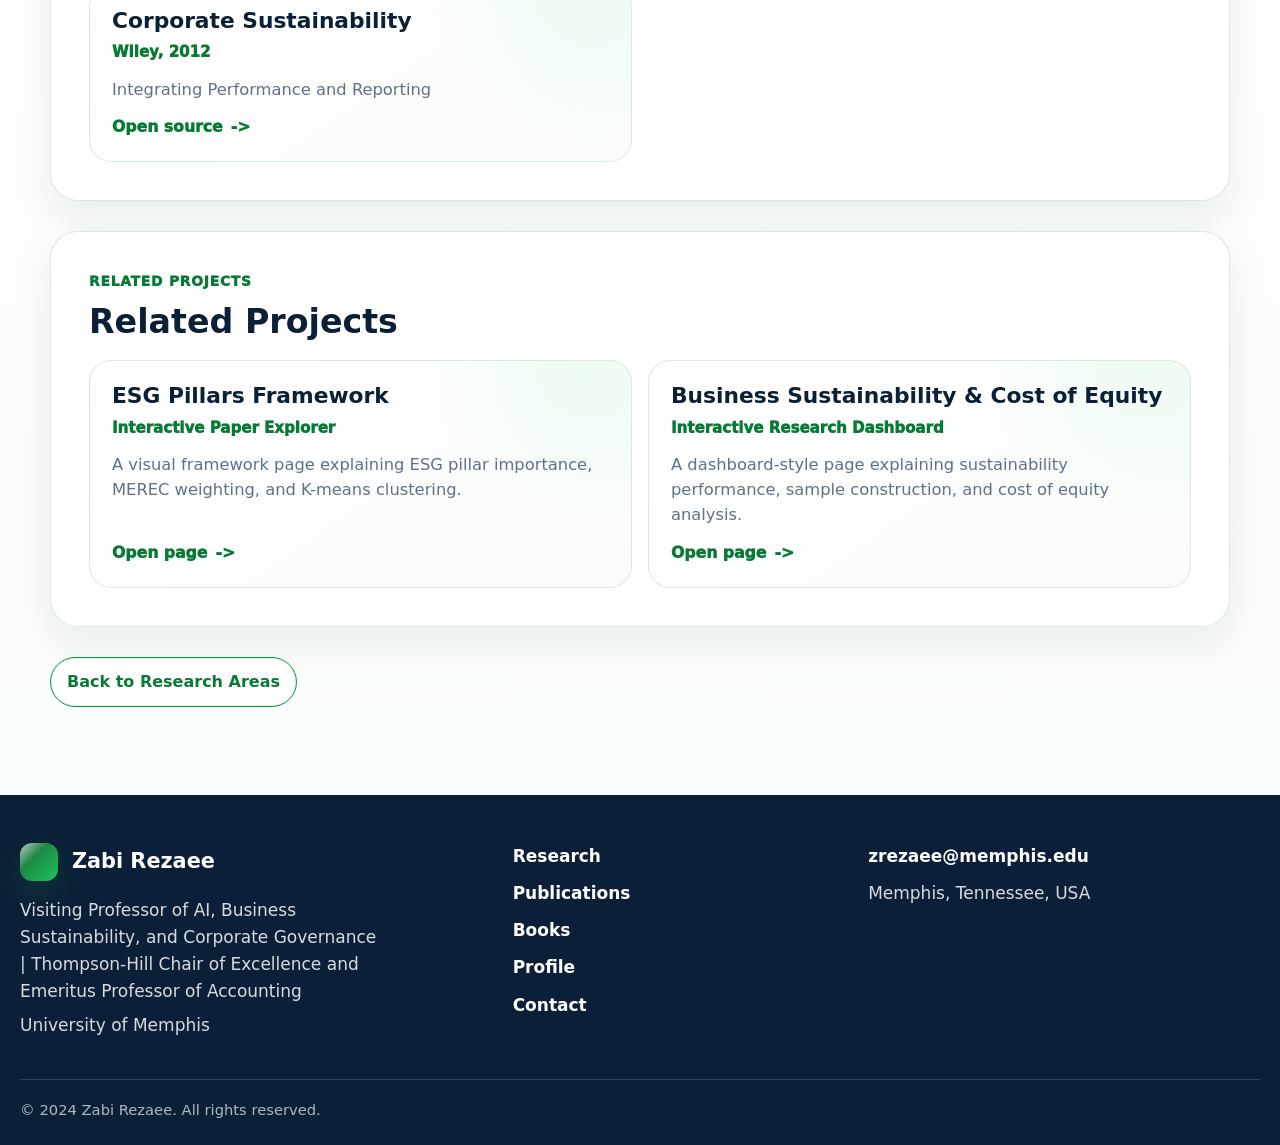
<file: research/sustainability/index.html>
<!DOCTYPE html>
<html lang="en">
<head>
  <meta charset="UTF-8">
  <meta name="viewport" content="width=device-width, initial-scale=1.0">
  <meta name="description" content="Sustainability research area for Zabi Rezaee, including business sustainability, ESG reporting, sustainability assurance, climate disclosure, stakeholder accountability, and long-term value creation.">
  <title>Sustainability | Research | Zabi Rezaee</title>
  <script>document.documentElement.classList.add("js");</script>
  <link rel="icon" href="/favicon.svg" type="image/svg+xml">
  <link rel="stylesheet" href="/style.css">
  <link rel="stylesheet" href="/rezaee.css">
  <link rel="stylesheet" href="/academic-pages.css">
</head>
<body class="rezaee-home academic-page research-topic-page" data-research-area="sustainability">
  <header class="site-header">
    <nav class="nav" aria-label="Primary navigation">
      <a class="brand-lockup" href="/" aria-label="Zabi Rezaee home">
        <span class="brand-mark" aria-hidden="true"></span>
        <span>Zabi Rezaee</span>
      </a>

      <div class="nav-links">
        <a class="is-active" href="/research/" aria-current="page">Research</a>
        <a href="/publications/">Publications</a>
        <a href="/books/">Books</a>
        <a href="/profile/">Profile</a>
        <a href="/contact/">Contact</a>
      </div>
    </nav>
  </header>

  <main>
    <section class="academic-hero" aria-labelledby="area-title">
      <div class="academic-container">
        <a class="academic-back-link" href="/research/">&#8592; Back to Research Areas</a>
        <p class="section-kicker">Research Area</p>
        <h1 id="area-title">Sustainability</h1>
        <p class="academic-lede" id="area-description">Business sustainability, ESG reporting, sustainability assurance, climate disclosure, stakeholder accountability, and long-term value creation.</p>
        <div class="academic-tags" id="area-tags" aria-label="Research area topics"></div>
      </div>
    </section>

    <section class="academic-section research-area-detail-section" aria-label="Sustainability resources">
      <div class="academic-container research-area-stack">
        <section class="research-resource-section" aria-labelledby="selected-publications-title">
          <div class="research-resource-heading">
            <p class="section-kicker">Selected Publications</p>
            <h2 id="selected-publications-title">Selected Publications</h2>
          </div>
          <div class="research-resource-list" id="selected-publications-list"></div>
        </section>

        <section class="research-resource-section" id="related-books-section" aria-labelledby="related-books-title">
          <div class="research-resource-heading">
            <p class="section-kicker">Related Books</p>
            <h2 id="related-books-title">Related Books</h2>
          </div>
          <div class="research-resource-list" id="related-books-list"></div>
        </section>

        <section class="research-resource-section" id="related-projects-section" aria-labelledby="related-projects-title">
          <div class="research-resource-heading">
            <p class="section-kicker">Related Projects</p>
            <h2 id="related-projects-title">Related Projects</h2>
          </div>
          <div class="research-resource-list" id="related-projects-list"></div>
        </section>

        <section class="research-resource-section" id="profile-content-section" aria-labelledby="profile-content-title" hidden>
          <div class="research-resource-heading">
            <p class="section-kicker">Profile Context</p>
            <h2 id="profile-content-title">Profile Content</h2>
          </div>
          <div class="research-resource-list" id="profile-content-list"></div>
        </section>

        <a class="button secondary research-back-button" href="/research/">Back to Research Areas</a>
      </div>
    </section>
  </main>

  <footer class="site-footer" id="contact">
    <div class="footer-inner">
      <div class="footer-brand">
        <a class="brand-lockup footer-lockup" href="/" aria-label="Zabi Rezaee home">
          <span class="brand-mark" aria-hidden="true"></span>
          <span>Zabi Rezaee</span>
        </a>
        <p>Visiting Professor of AI, Business Sustainability, and Corporate Governance | Thompson-Hill Chair of Excellence and Emeritus Professor of Accounting</p>
        <p>University of Memphis</p>
      </div>

      <nav class="footer-nav" aria-label="Footer navigation">
        <a href="/research/">Research</a>
        <a href="/publications/">Publications</a>
        <a href="/books/">Books</a>
        <a href="/profile/">Profile</a>
        <a href="/contact/">Contact</a>
      </nav>

      <address class="footer-contact">
        <a href="mailto:zrezaee@memphis.edu">zrezaee@memphis.edu</a>
        <span>Memphis, Tennessee, USA</span>
      </address>
    </div>

    <div class="footer-bottom">
      <p>&copy; 2024 Zabi Rezaee. All rights reserved.</p>
    </div>
  </footer>

  <script src="/script.js"></script>
  <script src="/research-area-data.js"></script>
  <script src="/research-area-page.js"></script>
</body>
</html>
</file>
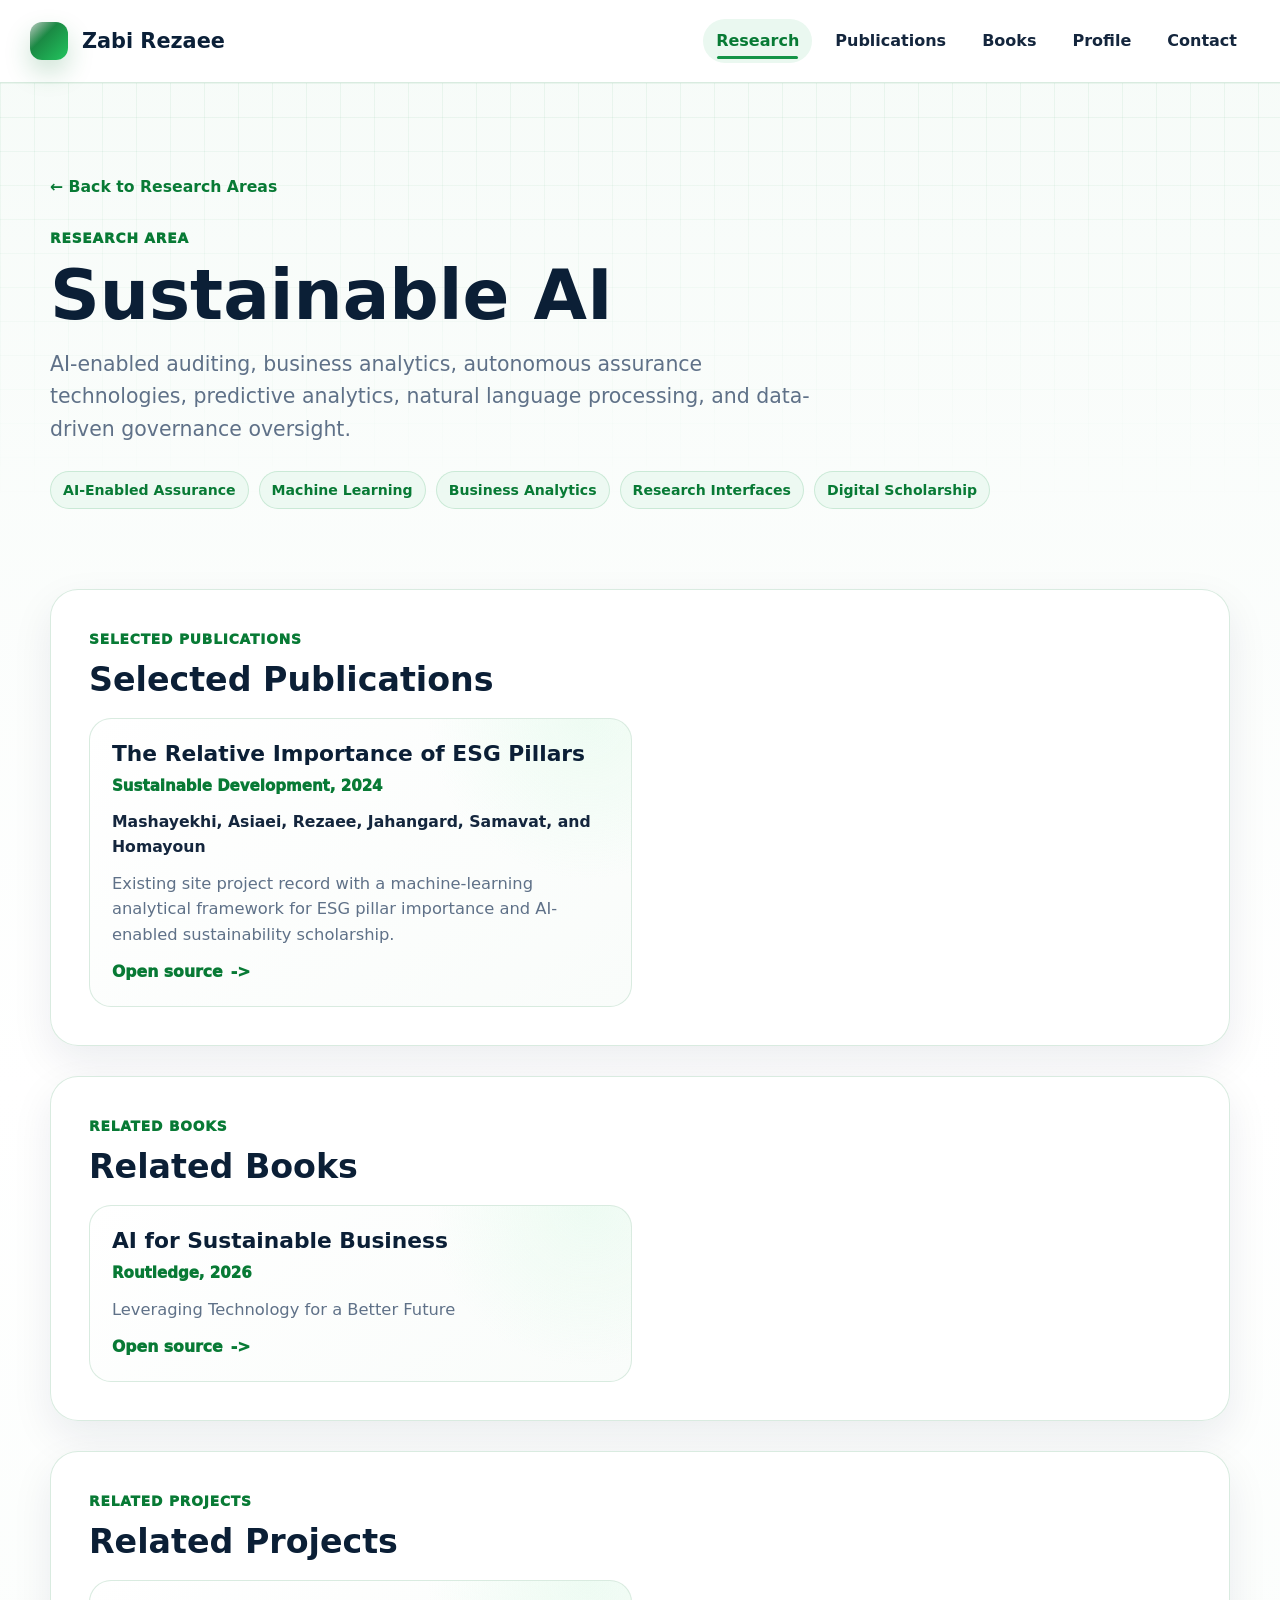
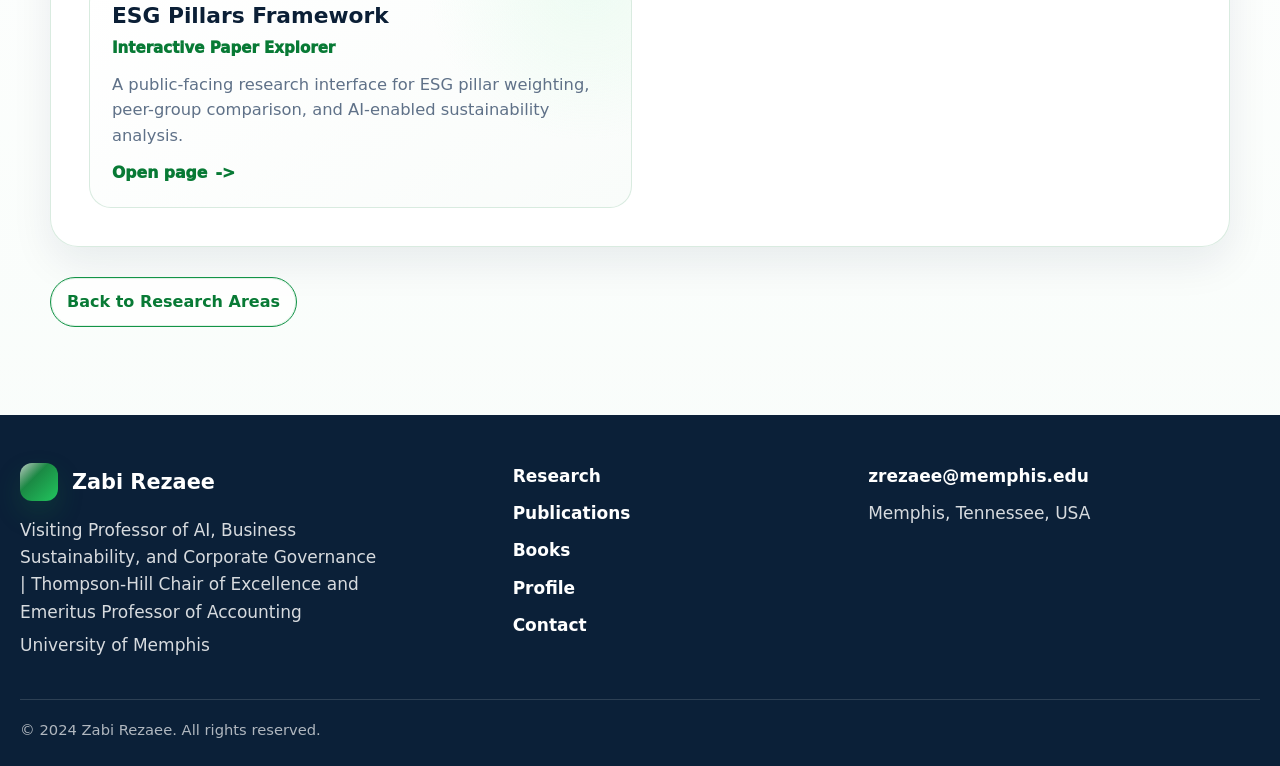
<file: research/sustainable-ai/index.html>
<!DOCTYPE html>
<html lang="en">
<head>
  <meta charset="UTF-8">
  <meta name="viewport" content="width=device-width, initial-scale=1.0">
  <meta name="description" content="Sustainable AI research area for Zabi Rezaee, including AI-enabled auditing, business analytics, autonomous assurance technologies, predictive analytics, natural language processing, and data-driven governance oversight.">
  <title>Sustainable AI | Research | Zabi Rezaee</title>
  <script>document.documentElement.classList.add("js");</script>
  <link rel="icon" href="/favicon.svg" type="image/svg+xml">
  <link rel="stylesheet" href="/style.css">
  <link rel="stylesheet" href="/rezaee.css">
  <link rel="stylesheet" href="/academic-pages.css">
</head>
<body class="rezaee-home academic-page research-topic-page" data-research-area="sustainable-ai">
  <header class="site-header">
    <nav class="nav" aria-label="Primary navigation">
      <a class="brand-lockup" href="/" aria-label="Zabi Rezaee home">
        <span class="brand-mark" aria-hidden="true"></span>
        <span>Zabi Rezaee</span>
      </a>

      <div class="nav-links">
        <a class="is-active" href="/research/" aria-current="page">Research</a>
        <a href="/publications/">Publications</a>
        <a href="/books/">Books</a>
        <a href="/profile/">Profile</a>
        <a href="/contact/">Contact</a>
      </div>
    </nav>
  </header>

  <main>
    <section class="academic-hero" aria-labelledby="area-title">
      <div class="academic-container">
        <a class="academic-back-link" href="/research/">&#8592; Back to Research Areas</a>
        <p class="section-kicker">Research Area</p>
        <h1 id="area-title">Sustainable AI</h1>
        <p class="academic-lede" id="area-description">AI-enabled auditing, business analytics, autonomous assurance technologies, predictive analytics, natural language processing, and data-driven governance oversight.</p>
        <div class="academic-tags" id="area-tags" aria-label="Research area topics"></div>
      </div>
    </section>

    <section class="academic-section research-area-detail-section" aria-label="Sustainable AI resources">
      <div class="academic-container research-area-stack">
        <section class="research-resource-section" aria-labelledby="selected-publications-title">
          <div class="research-resource-heading">
            <p class="section-kicker">Selected Publications</p>
            <h2 id="selected-publications-title">Selected Publications</h2>
          </div>
          <div class="research-resource-list" id="selected-publications-list"></div>
        </section>

        <section class="research-resource-section" id="related-books-section" aria-labelledby="related-books-title">
          <div class="research-resource-heading">
            <p class="section-kicker">Related Books</p>
            <h2 id="related-books-title">Related Books</h2>
          </div>
          <div class="research-resource-list" id="related-books-list"></div>
        </section>

        <section class="research-resource-section" id="related-projects-section" aria-labelledby="related-projects-title">
          <div class="research-resource-heading">
            <p class="section-kicker">Related Projects</p>
            <h2 id="related-projects-title">Related Projects</h2>
          </div>
          <div class="research-resource-list" id="related-projects-list"></div>
        </section>

        <section class="research-resource-section" id="profile-content-section" aria-labelledby="profile-content-title" hidden>
          <div class="research-resource-heading">
            <p class="section-kicker">Profile Context</p>
            <h2 id="profile-content-title">Profile Content</h2>
          </div>
          <div class="research-resource-list" id="profile-content-list"></div>
        </section>

        <a class="button secondary research-back-button" href="/research/">Back to Research Areas</a>
      </div>
    </section>
  </main>

  <footer class="site-footer" id="contact">
    <div class="footer-inner">
      <div class="footer-brand">
        <a class="brand-lockup footer-lockup" href="/" aria-label="Zabi Rezaee home">
          <span class="brand-mark" aria-hidden="true"></span>
          <span>Zabi Rezaee</span>
        </a>
        <p>Visiting Professor of AI, Business Sustainability, and Corporate Governance | Thompson-Hill Chair of Excellence and Emeritus Professor of Accounting</p>
        <p>University of Memphis</p>
      </div>

      <nav class="footer-nav" aria-label="Footer navigation">
        <a href="/research/">Research</a>
        <a href="/publications/">Publications</a>
        <a href="/books/">Books</a>
        <a href="/profile/">Profile</a>
        <a href="/contact/">Contact</a>
      </nav>

      <address class="footer-contact">
        <a href="mailto:zrezaee@memphis.edu">zrezaee@memphis.edu</a>
        <span>Memphis, Tennessee, USA</span>
      </address>
    </div>

    <div class="footer-bottom">
      <p>&copy; 2024 Zabi Rezaee. All rights reserved.</p>
    </div>
  </footer>

  <script src="/script.js"></script>
  <script src="/research-area-data.js"></script>
  <script src="/research-area-page.js"></script>
</body>
</html>
</file>
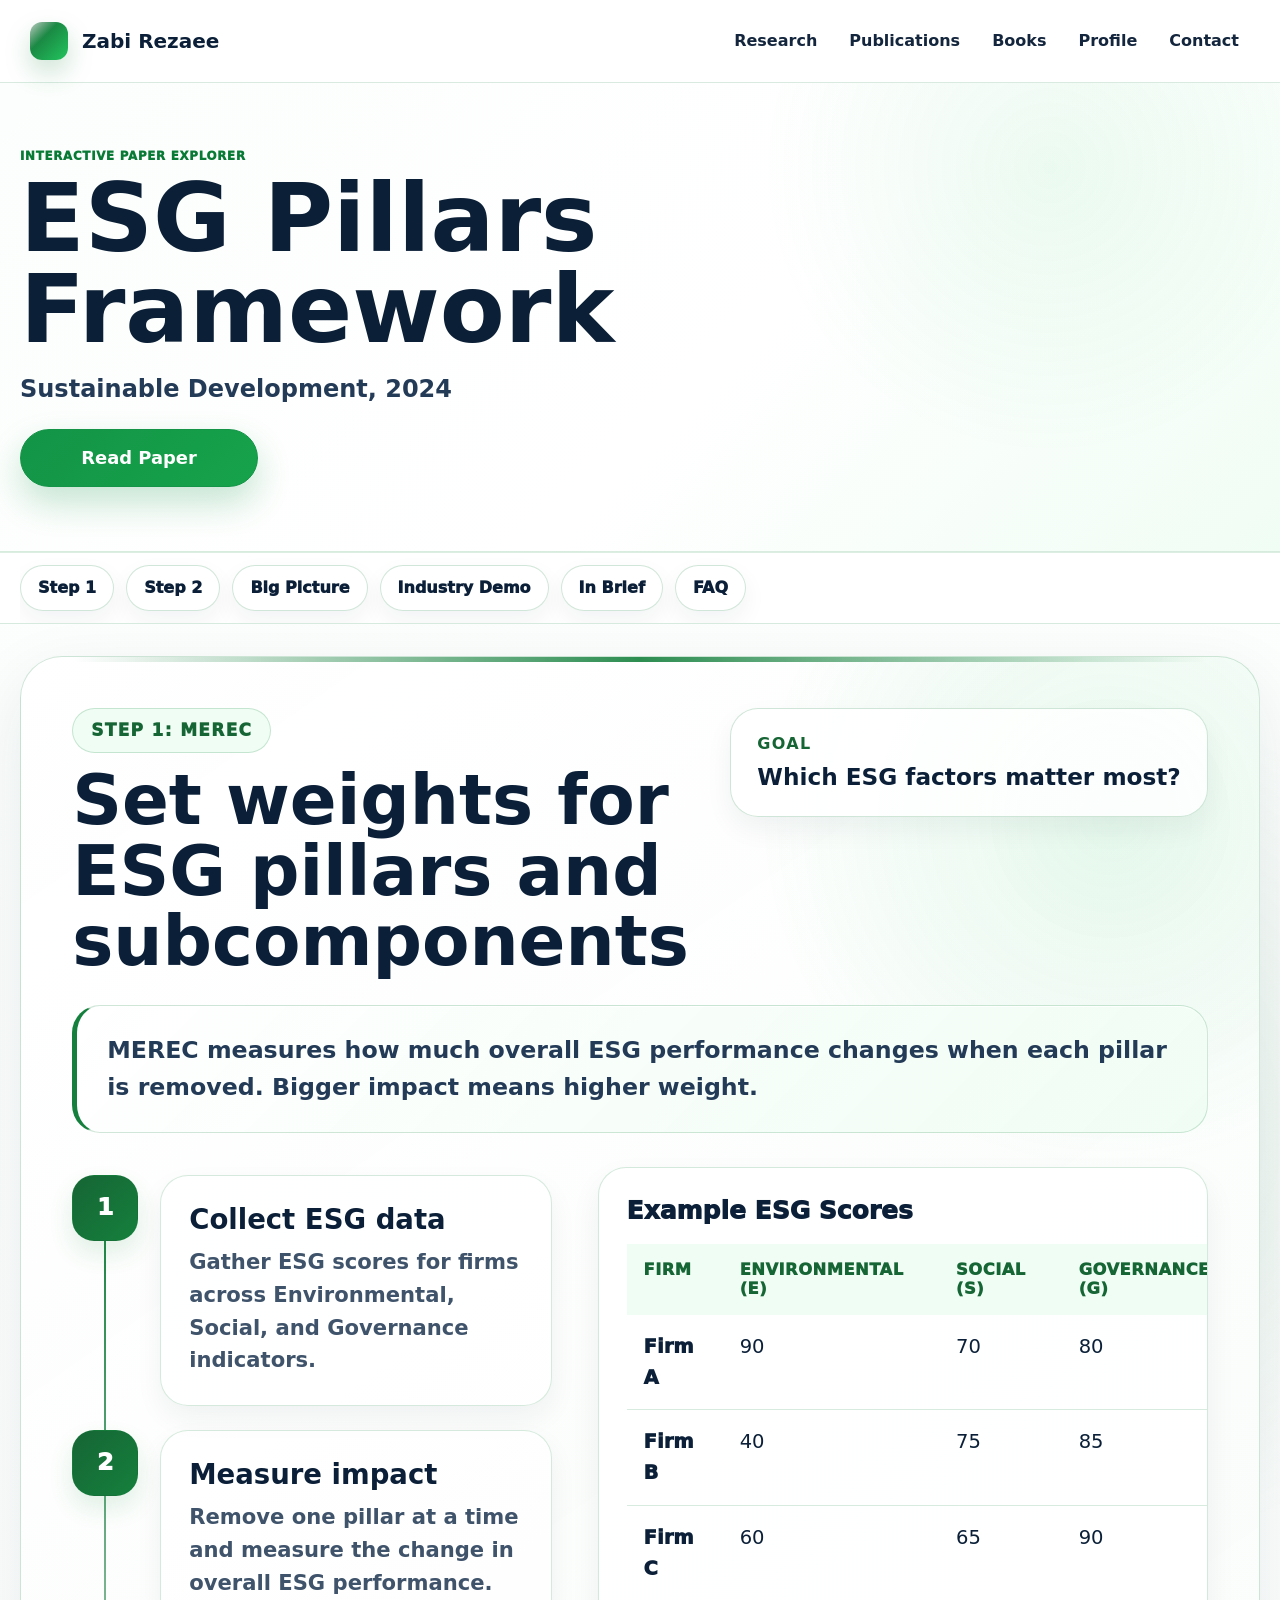
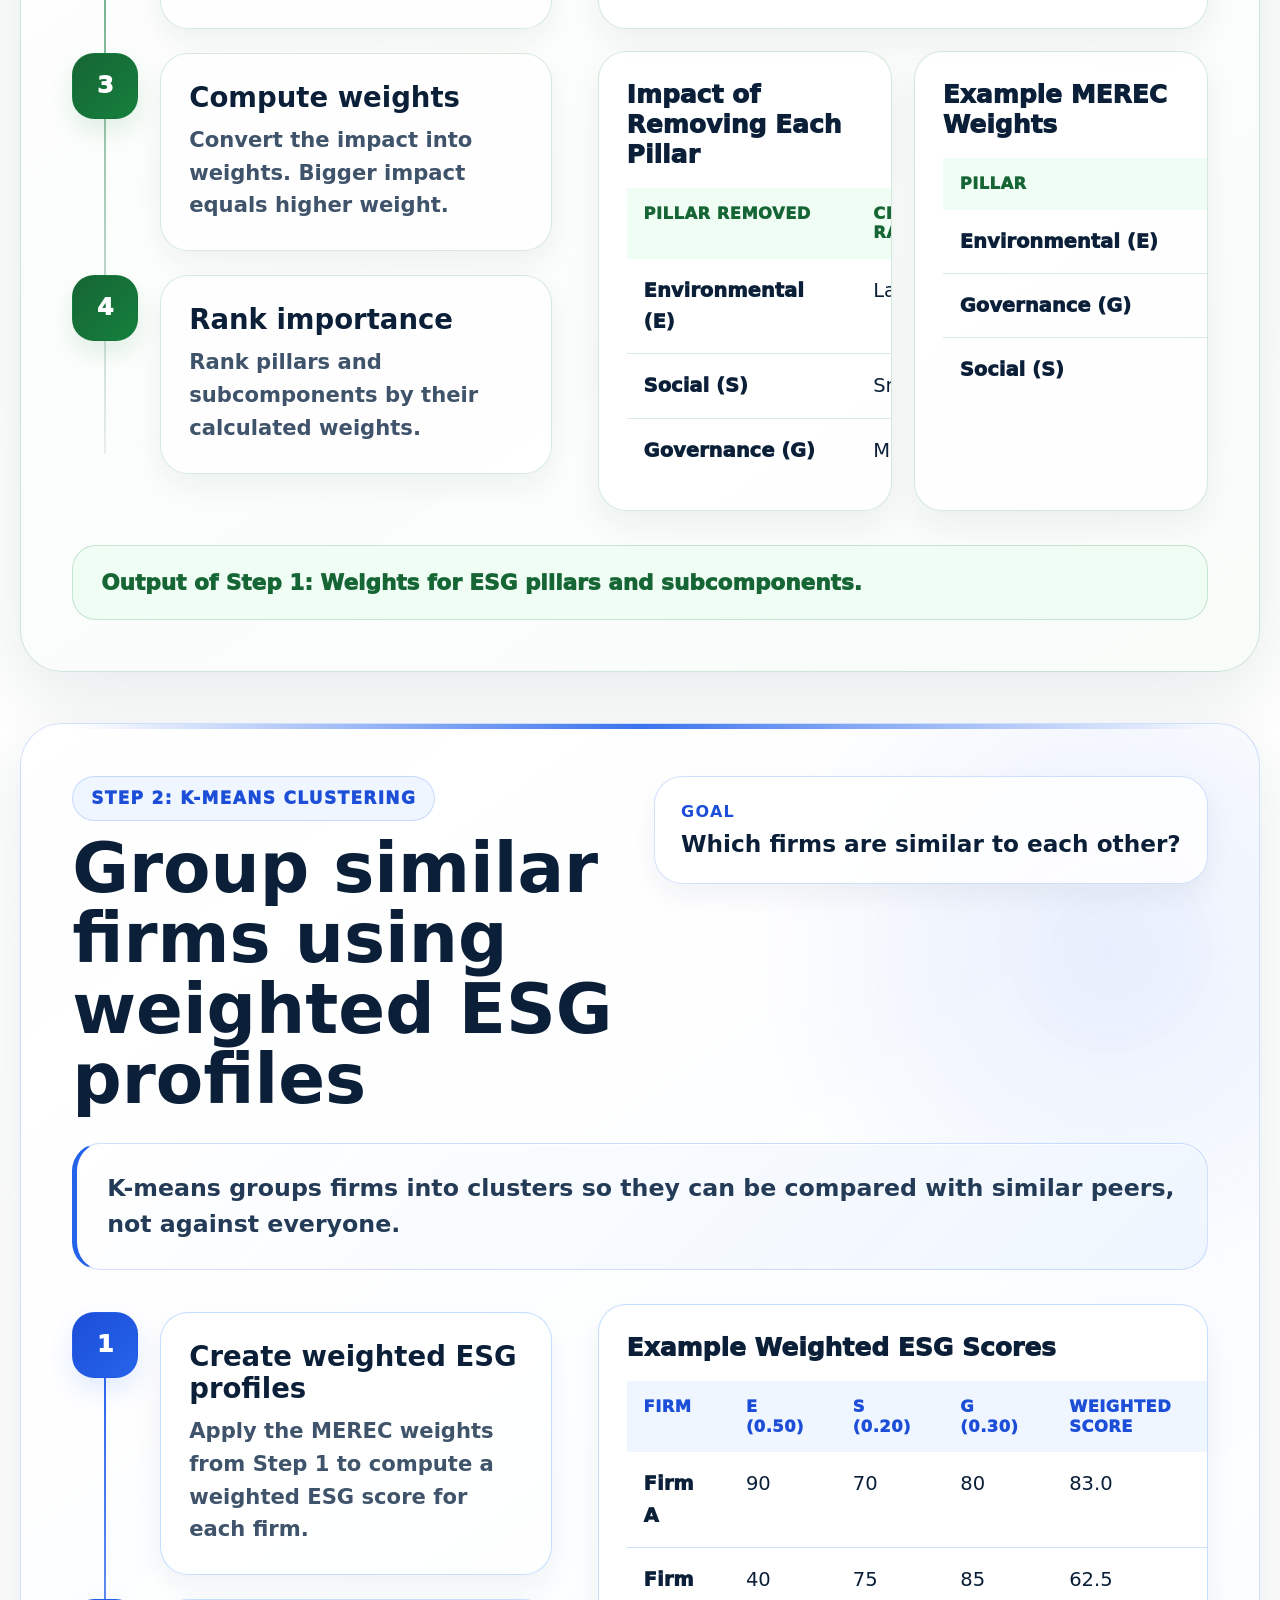
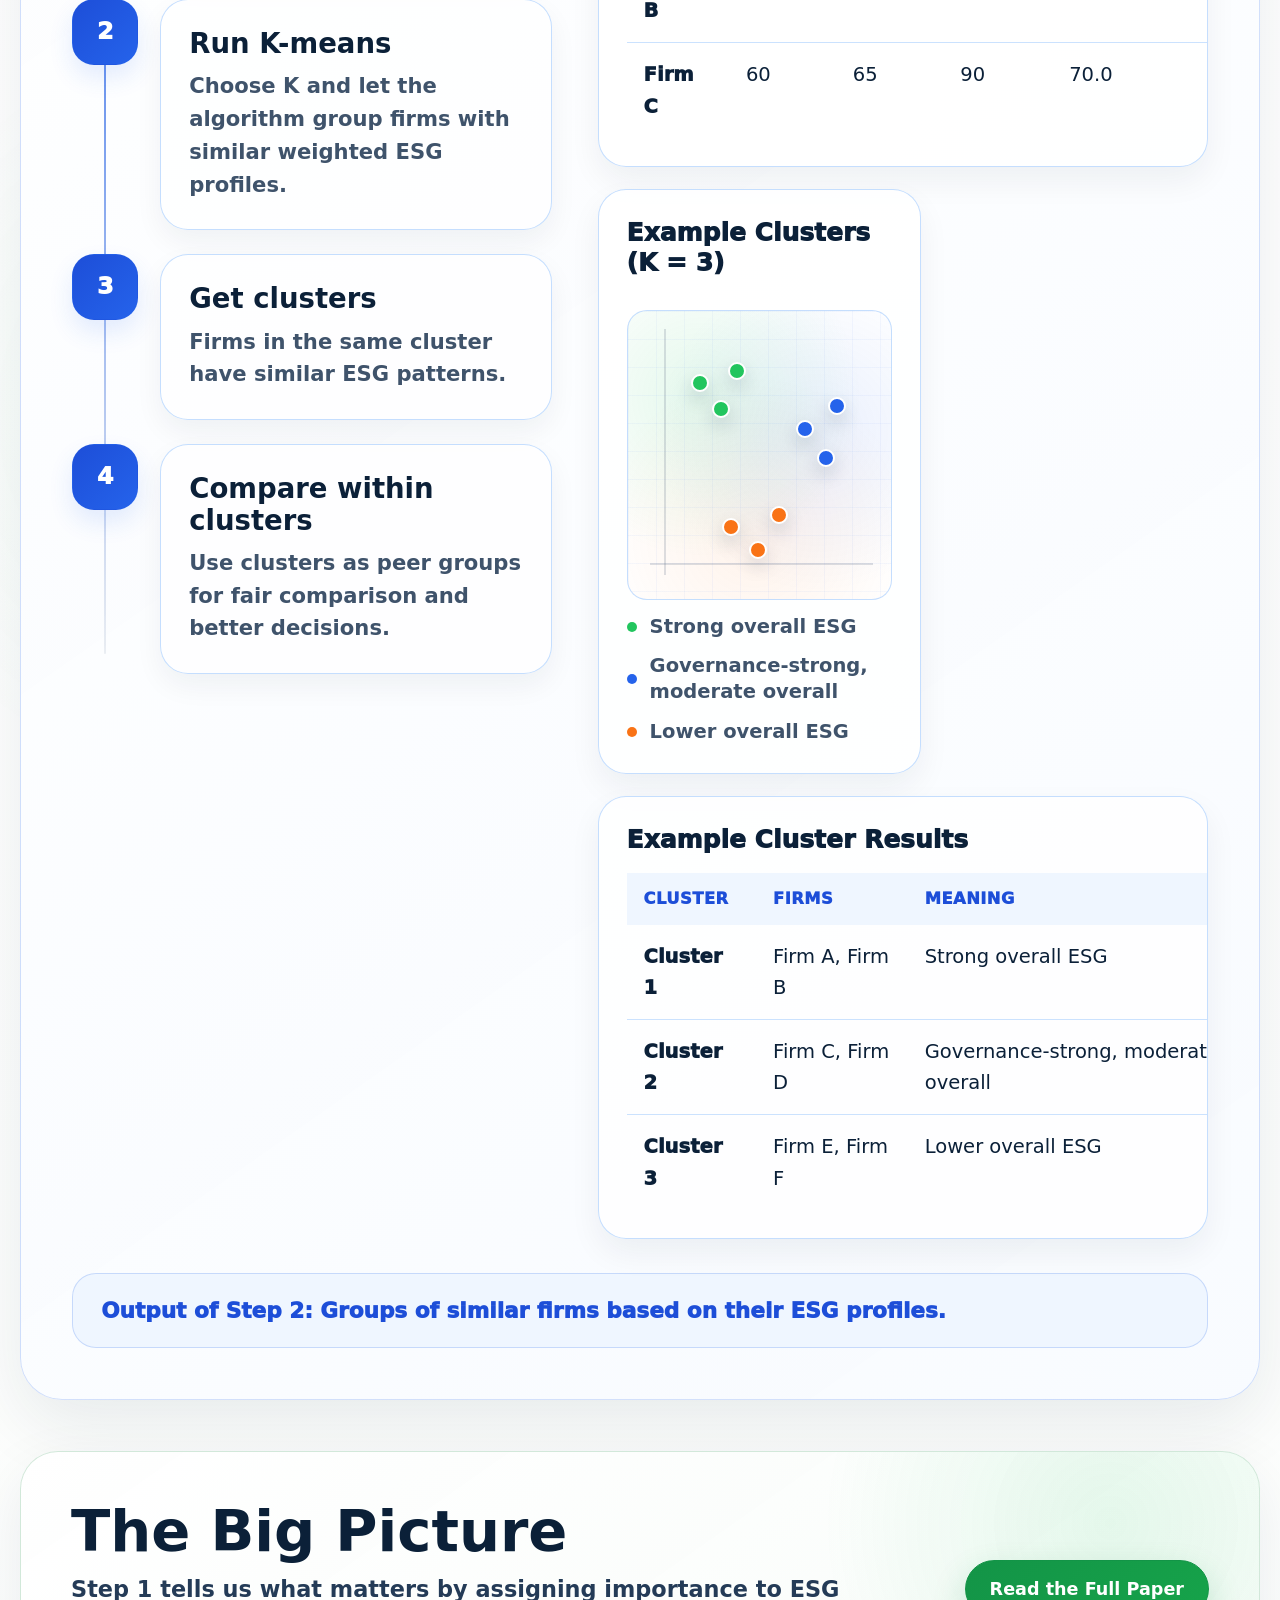
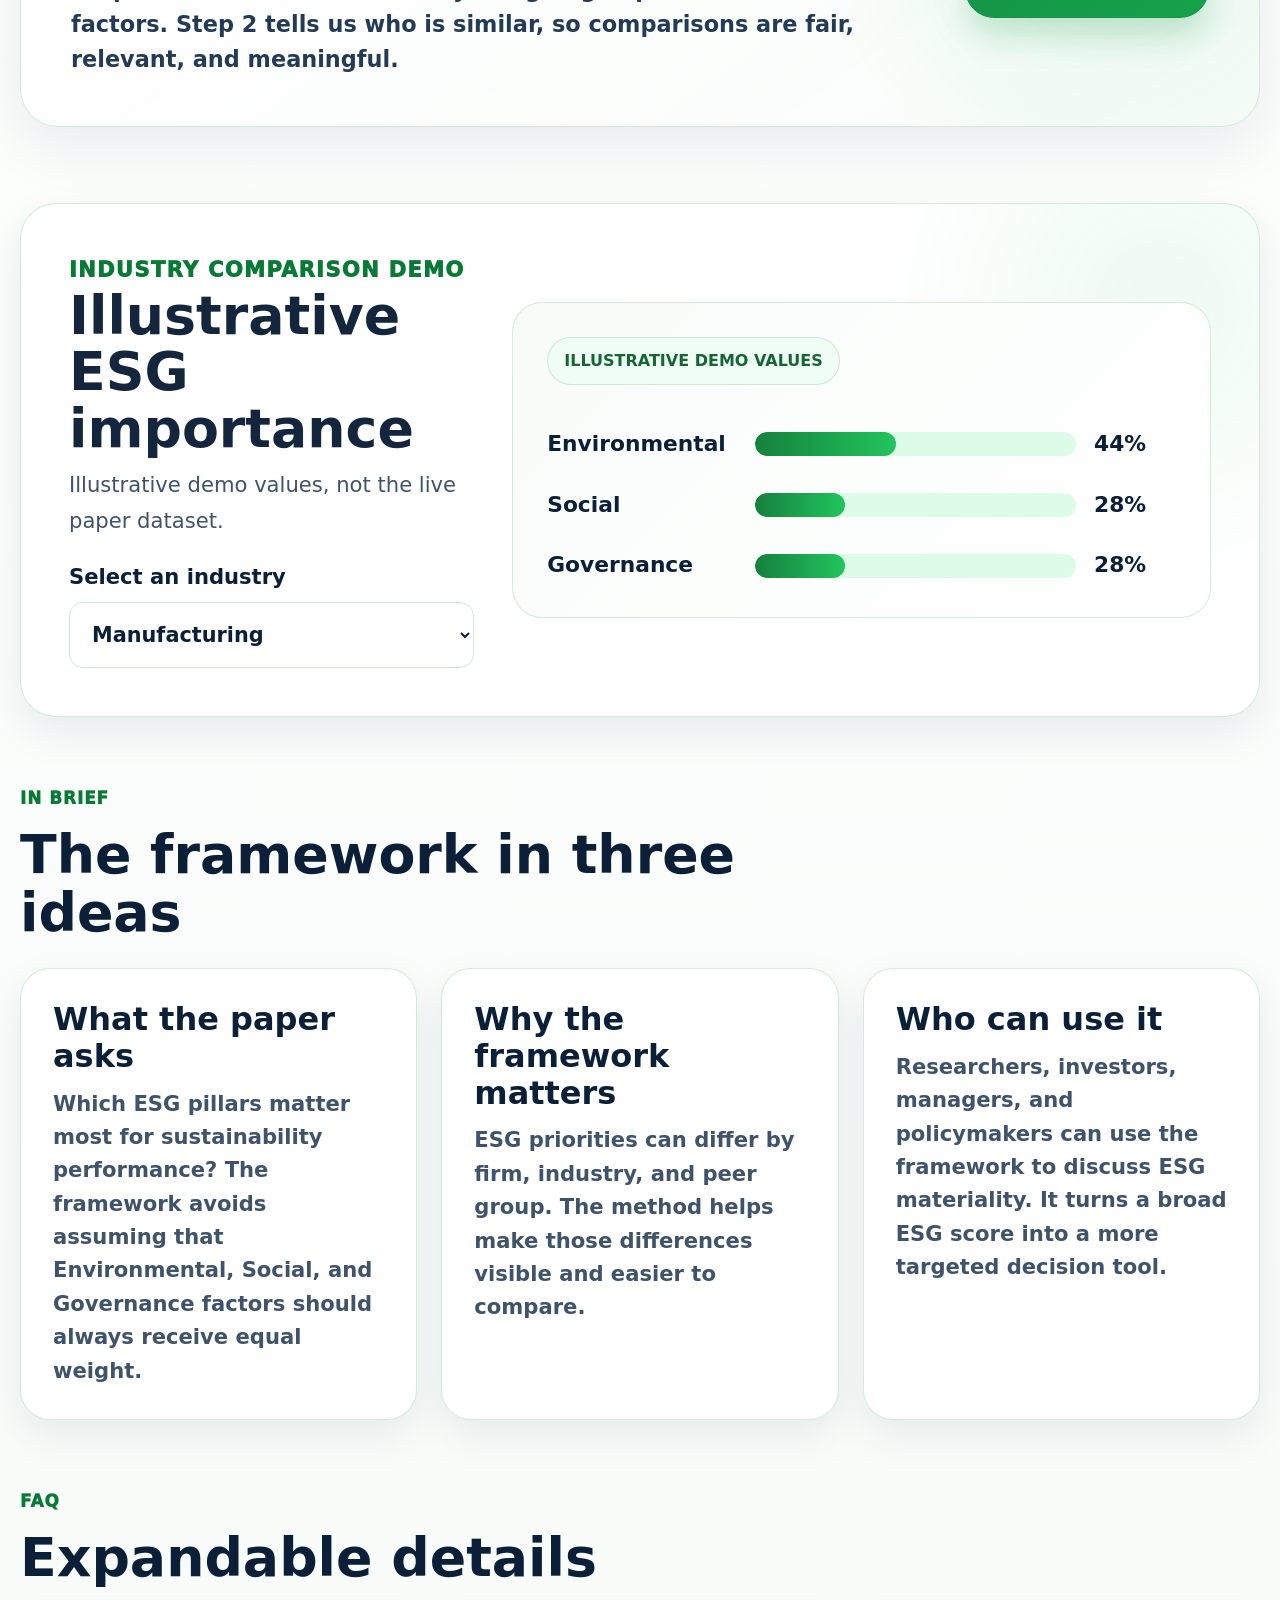
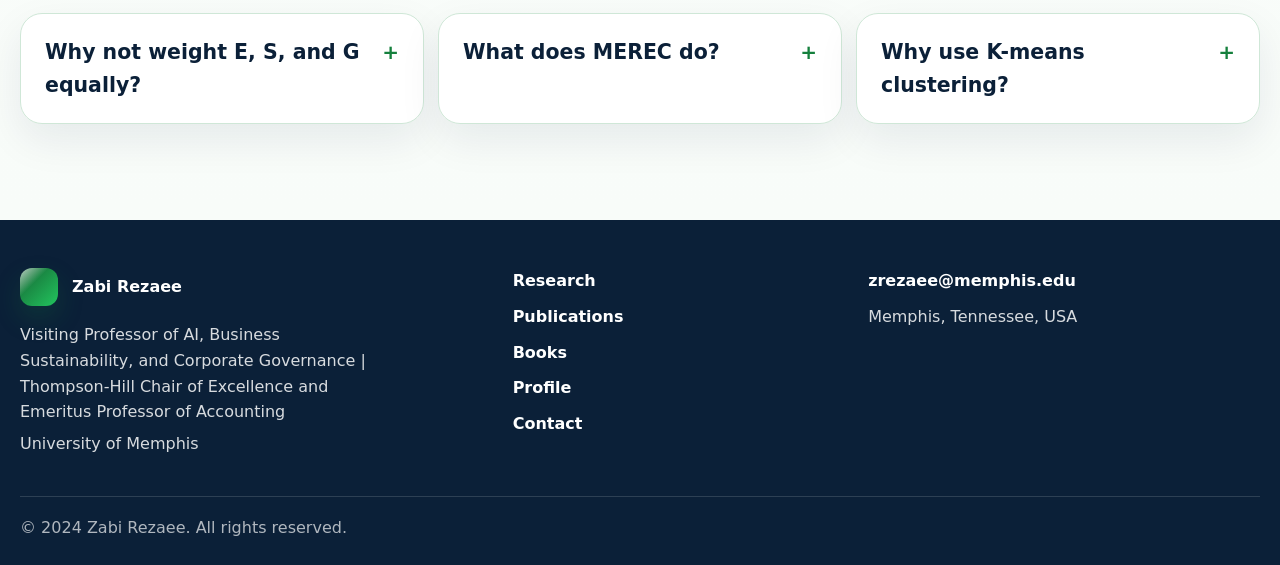
<file: specific-projects/esg-pillars-framework/index.html>
<!DOCTYPE html>
<html lang="en">
<head>
  <meta charset="UTF-8">
  <meta name="viewport" content="width=device-width, initial-scale=1.0">
  <meta name="description" content="Interactive paper explorer for The Relative Importance of ESG Pillars by Mashayekhi, Asiaei, Rezaee, Jahangard, Samavat, and Homayoun.">
  <title>ESG Pillars Framework | Zabi Rezaee</title>
  <script>document.documentElement.classList.add("js");</script>
  <link rel="icon" href="/favicon.svg" type="image/svg+xml">
  <link rel="stylesheet" href="/style.css">
  <link rel="stylesheet" href="/rezaee.css">
  <link rel="stylesheet" href="/projects.css">
</head>
<body class="rezaee-home project-page explorer-page esg-diagram-page">
  <header class="site-header">
    <nav class="nav" aria-label="Primary navigation">
      <a class="brand-lockup" href="/" aria-label="Zabi Rezaee home">
        <span class="brand-mark" aria-hidden="true"></span>
        <span>Zabi Rezaee</span>
      </a>

      <div class="nav-links">
        <a href="/research/">Research</a>
        <a href="/publications/">Publications</a>
        <a href="/books/">Books</a>
        <a href="/profile/">Profile</a>
        <a href="/contact/">Contact</a>
      </div>
    </nav>
  </header>

  <main>
    <section class="paper-hero diagram-hero" aria-labelledby="paper-title">
      <div class="project-container">
        <div class="diagram-hero-content">
          <p class="section-kicker">Interactive Paper Explorer</p>
          <h1 id="paper-title">ESG Pillars Framework</h1>
          <p class="paper-meta">Sustainable Development, 2024</p>
          <div class="paper-actions">
            <a class="button primary project-cta" href="https://doi.org/10.1002/sd.2979">Read Paper</a>
          </div>
        </div>
      </div>
    </section>

    <nav class="reader-nav" aria-label="Paper explorer sections">
      <div class="project-container">
        <a href="#step-1">Step 1</a>
        <a href="#step-2">Step 2</a>
        <a href="#big-picture">Big Picture</a>
        <a href="#findings">Industry Demo</a>
        <a href="#brief">In Brief</a>
        <a href="#faq">FAQ</a>
      </div>
    </nav>

    <section class="paper-section two-step-framework-section" id="framework" aria-label="ESG pillars framework">
      <div class="project-container">
        <div class="two-step-framework" aria-label="ESG pillars framework two-step explainer">
          <article class="method-card method-card-green" id="step-1" aria-labelledby="merec-title">
            <div class="method-card-intro">
              <div>
                <p class="method-step-label">Step 1: MEREC</p>
                <h3 id="merec-title">Set weights for ESG pillars and subcomponents</h3>
              </div>
              <p class="method-goal"><span>Goal</span>Which ESG factors matter most?</p>
            </div>

            <aside class="method-explanation" aria-label="MEREC explanation">
              MEREC measures how much overall ESG performance changes when each pillar is removed. Bigger impact means higher weight.
            </aside>

            <div class="method-card-grid">
              <ol class="method-timeline" aria-label="MEREC process">
                <li>
                  <span>1</span>
                  <div>
                    <h4>Collect ESG data</h4>
                    <p>Gather ESG scores for firms across Environmental, Social, and Governance indicators.</p>
                  </div>
                </li>
                <li>
                  <span>2</span>
                  <div>
                    <h4>Measure impact</h4>
                    <p>Remove one pillar at a time and measure the change in overall ESG performance.</p>
                  </div>
                </li>
                <li>
                  <span>3</span>
                  <div>
                    <h4>Compute weights</h4>
                    <p>Convert the impact into weights. Bigger impact equals higher weight.</p>
                  </div>
                </li>
                <li>
                  <span>4</span>
                  <div>
                    <h4>Rank importance</h4>
                    <p>Rank pillars and subcomponents by their calculated weights.</p>
                  </div>
                </li>
              </ol>

              <div class="method-examples" aria-label="MEREC example tables">
                <figure class="mini-table-card">
                  <figcaption>Example ESG Scores</figcaption>
                  <table>
                    <thead>
                      <tr>
                        <th scope="col">Firm</th>
                        <th scope="col">Environmental (E)</th>
                        <th scope="col">Social (S)</th>
                        <th scope="col">Governance (G)</th>
                      </tr>
                    </thead>
                    <tbody>
                      <tr>
                        <th scope="row">Firm A</th>
                        <td>90</td>
                        <td>70</td>
                        <td>80</td>
                      </tr>
                      <tr>
                        <th scope="row">Firm B</th>
                        <td>40</td>
                        <td>75</td>
                        <td>85</td>
                      </tr>
                      <tr>
                        <th scope="row">Firm C</th>
                        <td>60</td>
                        <td>65</td>
                        <td>90</td>
                      </tr>
                    </tbody>
                  </table>
                </figure>

                <figure class="mini-table-card">
                  <figcaption>Impact of Removing Each Pillar</figcaption>
                  <table>
                    <thead>
                      <tr>
                        <th scope="col">Pillar Removed</th>
                        <th scope="col">Change in Overall Score / Ranking</th>
                      </tr>
                    </thead>
                    <tbody>
                      <tr>
                        <th scope="row">Environmental (E)</th>
                        <td>Large</td>
                      </tr>
                      <tr>
                        <th scope="row">Social (S)</th>
                        <td>Small</td>
                      </tr>
                      <tr>
                        <th scope="row">Governance (G)</th>
                        <td>Medium</td>
                      </tr>
                    </tbody>
                  </table>
                </figure>

                <figure class="mini-table-card compact-weight-table">
                  <figcaption>Example MEREC Weights</figcaption>
                  <table>
                    <thead>
                      <tr>
                        <th scope="col">Pillar</th>
                        <th scope="col">Weight</th>
                      </tr>
                    </thead>
                    <tbody>
                      <tr>
                        <th scope="row">Environmental (E)</th>
                        <td>0.50</td>
                      </tr>
                      <tr>
                        <th scope="row">Governance (G)</th>
                        <td>0.30</td>
                      </tr>
                      <tr>
                        <th scope="row">Social (S)</th>
                        <td>0.20</td>
                      </tr>
                    </tbody>
                  </table>
                </figure>
              </div>
            </div>

            <p class="method-output">Output of Step 1: Weights for ESG pillars and subcomponents.</p>
          </article>

          <article class="method-card method-card-blue" id="step-2" aria-labelledby="kmeans-title">
            <div class="method-card-intro">
              <div>
                <p class="method-step-label">Step 2: K-means Clustering</p>
                <h3 id="kmeans-title">Group similar firms using weighted ESG profiles</h3>
              </div>
              <p class="method-goal"><span>Goal</span>Which firms are similar to each other?</p>
            </div>

            <aside class="method-explanation" aria-label="K-means explanation">
              K-means groups firms into clusters so they can be compared with similar peers, not against everyone.
            </aside>

            <div class="method-card-grid">
              <ol class="method-timeline" aria-label="K-means clustering process">
                <li>
                  <span>1</span>
                  <div>
                    <h4>Create weighted ESG profiles</h4>
                    <p>Apply the MEREC weights from Step 1 to compute a weighted ESG score for each firm.</p>
                  </div>
                </li>
                <li>
                  <span>2</span>
                  <div>
                    <h4>Run K-means</h4>
                    <p>Choose K and let the algorithm group firms with similar weighted ESG profiles.</p>
                  </div>
                </li>
                <li>
                  <span>3</span>
                  <div>
                    <h4>Get clusters</h4>
                    <p>Firms in the same cluster have similar ESG patterns.</p>
                  </div>
                </li>
                <li>
                  <span>4</span>
                  <div>
                    <h4>Compare within clusters</h4>
                    <p>Use clusters as peer groups for fair comparison and better decisions.</p>
                  </div>
                </li>
              </ol>

              <div class="method-examples" aria-label="K-means example data and clusters">
                <figure class="mini-table-card">
                  <figcaption>Example Weighted ESG Scores</figcaption>
                  <table>
                    <thead>
                      <tr>
                        <th scope="col">Firm</th>
                        <th scope="col">E (0.50)</th>
                        <th scope="col">S (0.20)</th>
                        <th scope="col">G (0.30)</th>
                        <th scope="col">Weighted Score</th>
                      </tr>
                    </thead>
                    <tbody>
                      <tr>
                        <th scope="row">Firm A</th>
                        <td>90</td>
                        <td>70</td>
                        <td>80</td>
                        <td>83.0</td>
                      </tr>
                      <tr>
                        <th scope="row">Firm B</th>
                        <td>40</td>
                        <td>75</td>
                        <td>85</td>
                        <td>62.5</td>
                      </tr>
                      <tr>
                        <th scope="row">Firm C</th>
                        <td>60</td>
                        <td>65</td>
                        <td>90</td>
                        <td>70.0</td>
                      </tr>
                    </tbody>
                  </table>
                </figure>

                <figure class="cluster-card">
                  <figcaption>Example Clusters (K = 3)</figcaption>
                  <div class="cluster-plot" role="img" aria-label="Scatterplot-style example of three ESG firm clusters">
                    <span class="cluster-dot dot-green dot-1"></span>
                    <span class="cluster-dot dot-green dot-2"></span>
                    <span class="cluster-dot dot-green dot-3"></span>
                    <span class="cluster-dot dot-blue dot-4"></span>
                    <span class="cluster-dot dot-blue dot-5"></span>
                    <span class="cluster-dot dot-blue dot-6"></span>
                    <span class="cluster-dot dot-orange dot-7"></span>
                    <span class="cluster-dot dot-orange dot-8"></span>
                    <span class="cluster-dot dot-orange dot-9"></span>
                  </div>
                  <ul class="cluster-legend" aria-label="Cluster legend">
                    <li><span class="legend-green"></span>Strong overall ESG</li>
                    <li><span class="legend-blue"></span>Governance-strong, moderate overall</li>
                    <li><span class="legend-orange"></span>Lower overall ESG</li>
                  </ul>
                </figure>

                <figure class="mini-table-card">
                  <figcaption>Example Cluster Results</figcaption>
                  <table>
                    <thead>
                      <tr>
                        <th scope="col">Cluster</th>
                        <th scope="col">Firms</th>
                        <th scope="col">Meaning</th>
                      </tr>
                    </thead>
                    <tbody>
                      <tr>
                        <th scope="row">Cluster 1</th>
                        <td>Firm A, Firm B</td>
                        <td>Strong overall ESG</td>
                      </tr>
                      <tr>
                        <th scope="row">Cluster 2</th>
                        <td>Firm C, Firm D</td>
                        <td>Governance-strong, moderate overall</td>
                      </tr>
                      <tr>
                        <th scope="row">Cluster 3</th>
                        <td>Firm E, Firm F</td>
                        <td>Lower overall ESG</td>
                      </tr>
                    </tbody>
                  </table>
                </figure>
              </div>
            </div>

            <p class="method-output">Output of Step 2: Groups of similar firms based on their ESG profiles.</p>
          </article>

          <aside class="big-picture-card" id="big-picture">
            <div>
              <h3>The Big Picture</h3>
              <p>Step 1 tells us what matters by assigning importance to ESG factors. Step 2 tells us who is similar, so comparisons are fair, relevant, and meaningful.</p>
            </div>
            <a class="button primary project-cta" href="https://doi.org/10.1002/sd.2979">Read the Full Paper</a>
          </aside>
        </div>
      </div>
    </section>

    <section class="paper-section findings-section" id="findings" aria-labelledby="industry-title">
      <div class="project-container">
        <div class="diagram-demo-card">
          <div class="comparison-copy">
            <p class="section-kicker">Industry Comparison Demo</p>
            <h2 id="industry-title">Illustrative ESG importance</h2>
            <p>Illustrative demo values, not the live paper dataset.</p>
            <label for="industry-select">Select an industry</label>
            <select id="industry-select" class="industry-select">
              <option value="manufacturing">Manufacturing</option>
              <option value="finance">Financial Services</option>
              <option value="technology">Technology</option>
              <option value="healthcare">Healthcare</option>
            </select>
          </div>

          <div class="chart-card compact-chart" aria-label="Illustrative demo values for ESG pillar importance">
            <p class="demo-label">Illustrative demo values</p>
            <div class="bar-row">
              <span>Environmental</span>
              <div class="bar-track"><span class="bar-fill environmental-bar"></span></div>
              <strong id="environmental-value">44%</strong>
            </div>
            <div class="bar-row">
              <span>Social</span>
              <div class="bar-track"><span class="bar-fill social-bar"></span></div>
              <strong id="social-value">28%</strong>
            </div>
            <div class="bar-row">
              <span>Governance</span>
              <div class="bar-track"><span class="bar-fill governance-bar"></span></div>
              <strong id="governance-value">28%</strong>
            </div>
          </div>
        </div>
      </div>
    </section>

    <section class="paper-section compact-explainer-section" id="brief" aria-labelledby="explainer-title">
      <div class="project-container">
        <div class="section-heading project-section-heading">
          <p class="section-kicker">In Brief</p>
          <h2 id="explainer-title">The framework in three ideas</h2>
        </div>

        <div class="short-explainer-grid">
          <article class="short-explainer-card">
            <h3>What the paper asks</h3>
            <p>Which ESG pillars matter most for sustainability performance? The framework avoids assuming that Environmental, Social, and Governance factors should always receive equal weight.</p>
          </article>
          <article class="short-explainer-card">
            <h3>Why the framework matters</h3>
            <p>ESG priorities can differ by firm, industry, and peer group. The method helps make those differences visible and easier to compare.</p>
          </article>
          <article class="short-explainer-card">
            <h3>Who can use it</h3>
            <p>Researchers, investors, managers, and policymakers can use the framework to discuss ESG materiality. It turns a broad ESG score into a more targeted decision tool.</p>
          </article>
        </div>
      </div>
    </section>

    <section class="paper-section faq-section compact-faq-section" id="faq" aria-labelledby="faq-title">
      <div class="project-container">
        <div class="section-heading project-section-heading">
          <p class="section-kicker">FAQ</p>
          <h2 id="faq-title">Expandable details</h2>
        </div>

        <div class="faq-list compact-faq-list">
          <details>
            <summary>Why not weight E, S, and G equally?</summary>
            <p>Equal weights are simple, but they can hide industry and firm differences. The framework estimates which ESG dimensions appear more important in context.</p>
          </details>
          <details>
            <summary>What does MEREC do?</summary>
            <p>MEREC ranks criteria by estimating how much the assessment changes when each criterion is removed.</p>
          </details>
          <details>
            <summary>Why use K-means clustering?</summary>
            <p>K-means groups similar firms or industries so ESG priorities can be compared against more meaningful peer sets.</p>
          </details>
        </div>
      </div>
    </section>
  </main>

  <footer class="site-footer" id="contact">
    <div class="footer-inner">
      <div class="footer-brand">
        <a class="brand-lockup footer-lockup" href="/" aria-label="Zabi Rezaee home">
          <span class="brand-mark" aria-hidden="true"></span>
          <span>Zabi Rezaee</span>
        </a>
        <p>Visiting Professor of AI, Business Sustainability, and Corporate Governance | Thompson-Hill Chair of Excellence and Emeritus Professor of Accounting</p>
        <p>University of Memphis</p>
      </div>

      <nav class="footer-nav" aria-label="Footer navigation">
        <a href="/research/">Research</a>
        <a href="/publications/">Publications</a>
        <a href="/books/">Books</a>
        <a href="/profile/">Profile</a>
        <a href="/contact/">Contact</a>
      </nav>

      <address class="footer-contact">
        <a href="mailto:zrezaee@memphis.edu">zrezaee@memphis.edu</a>
        <span>Memphis, Tennessee, USA</span>
      </address>
    </div>

    <div class="footer-bottom">
      <p>&copy; 2024 Zabi Rezaee. All rights reserved.</p>
    </div>
  </footer>

  <script src="/script.js"></script>
  <script src="/projects.js"></script>
</body>
</html>
</file>
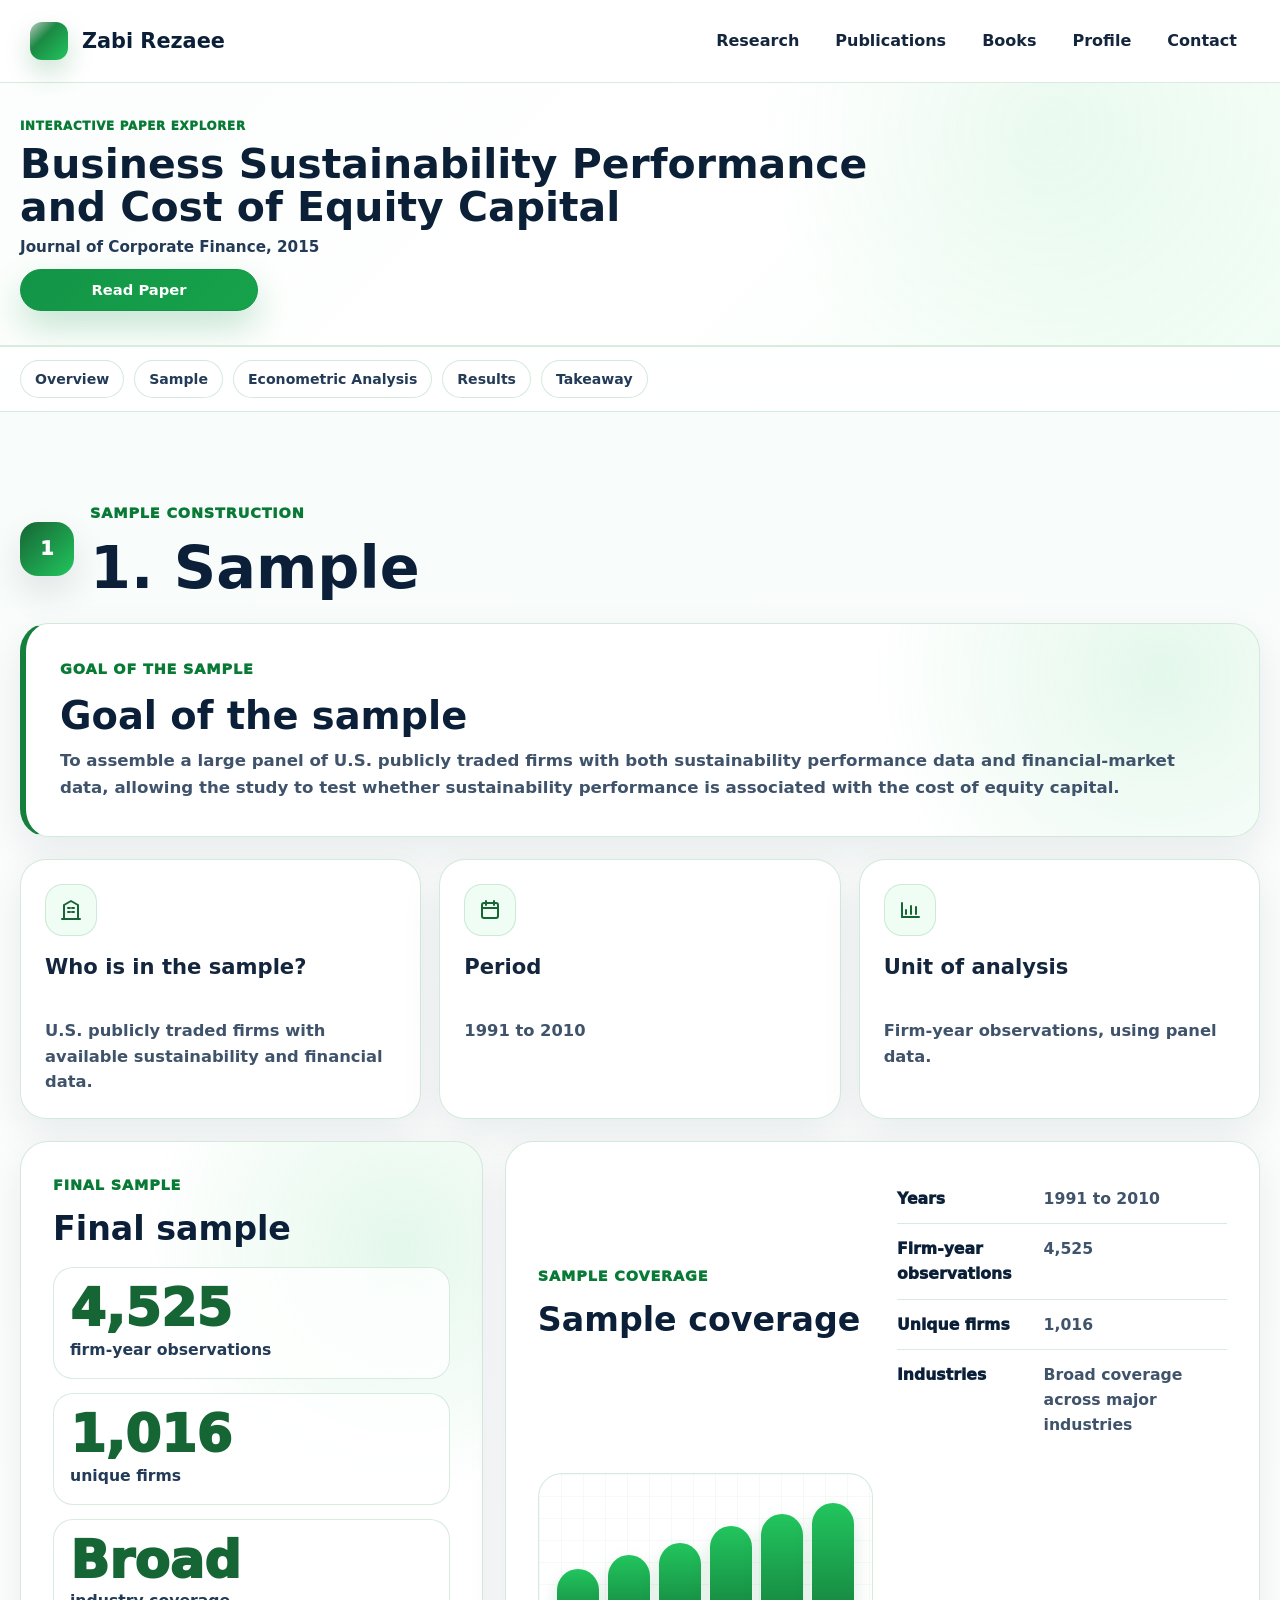
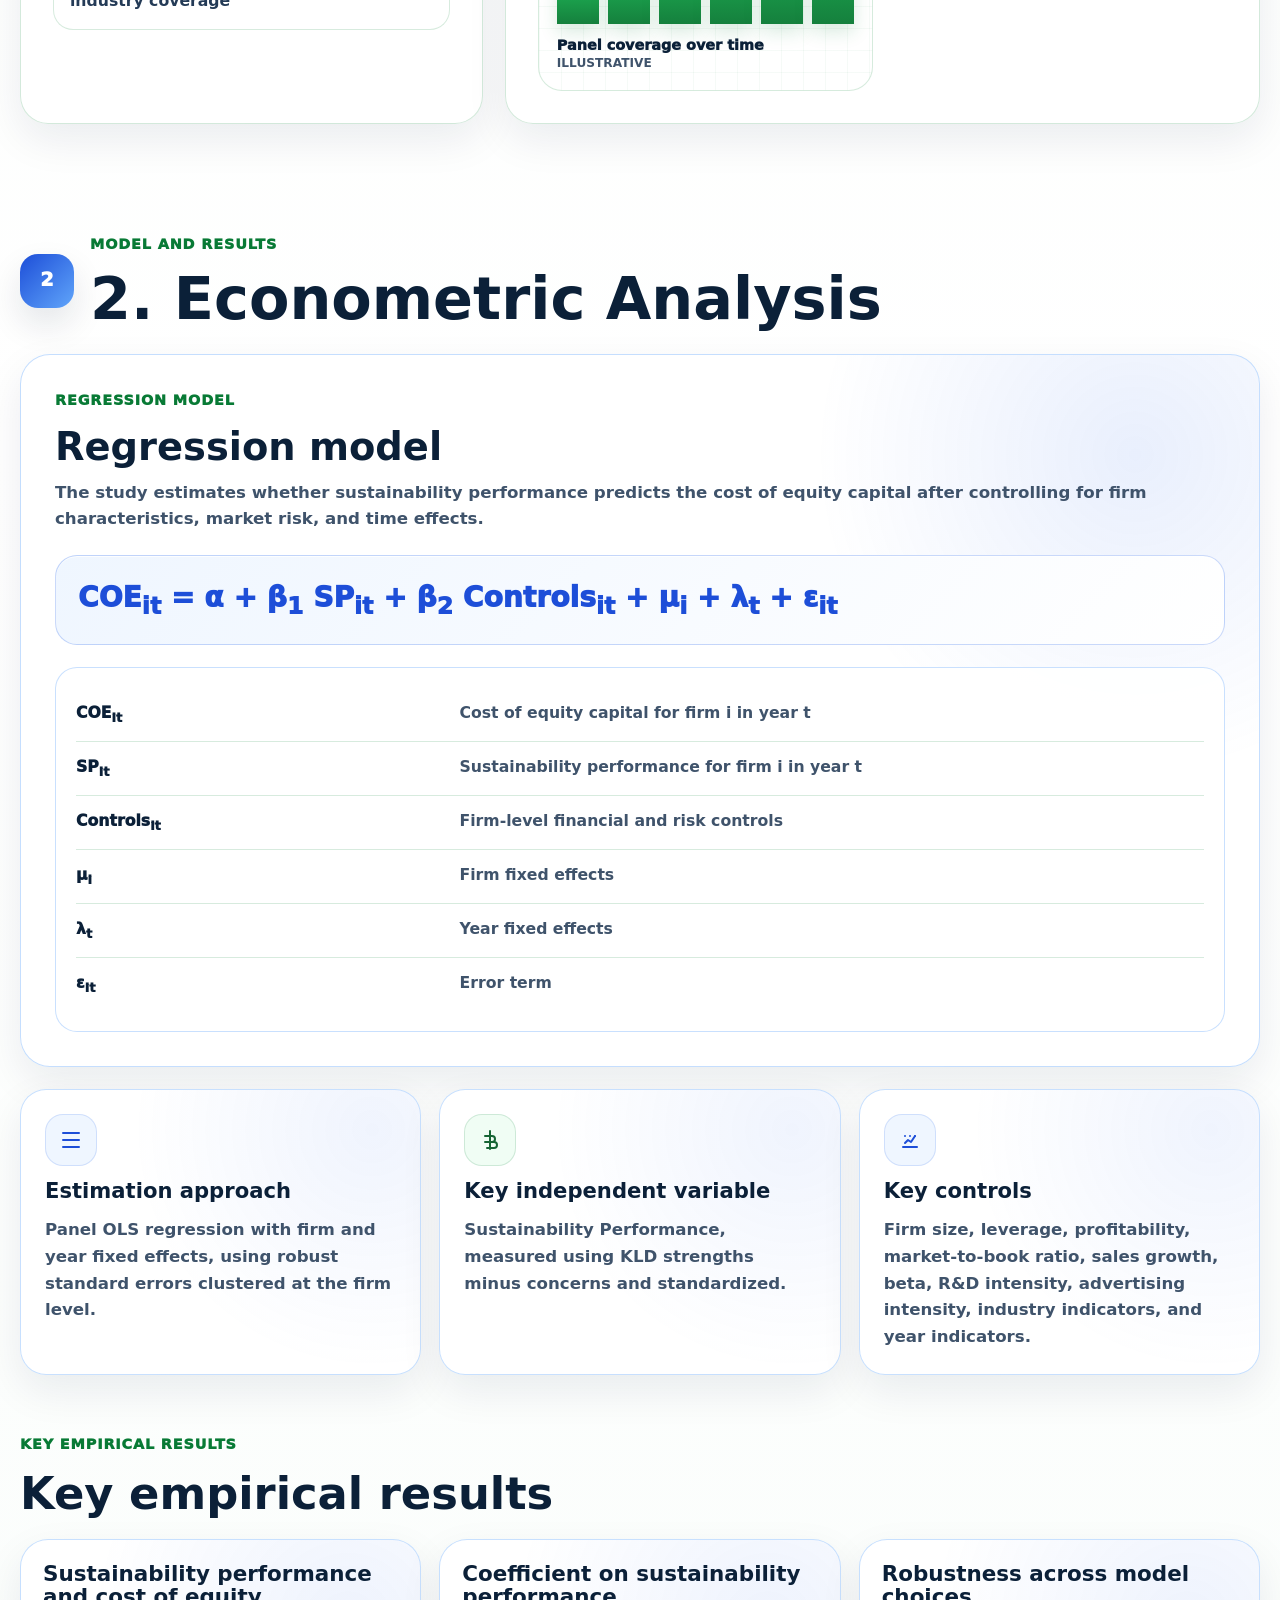
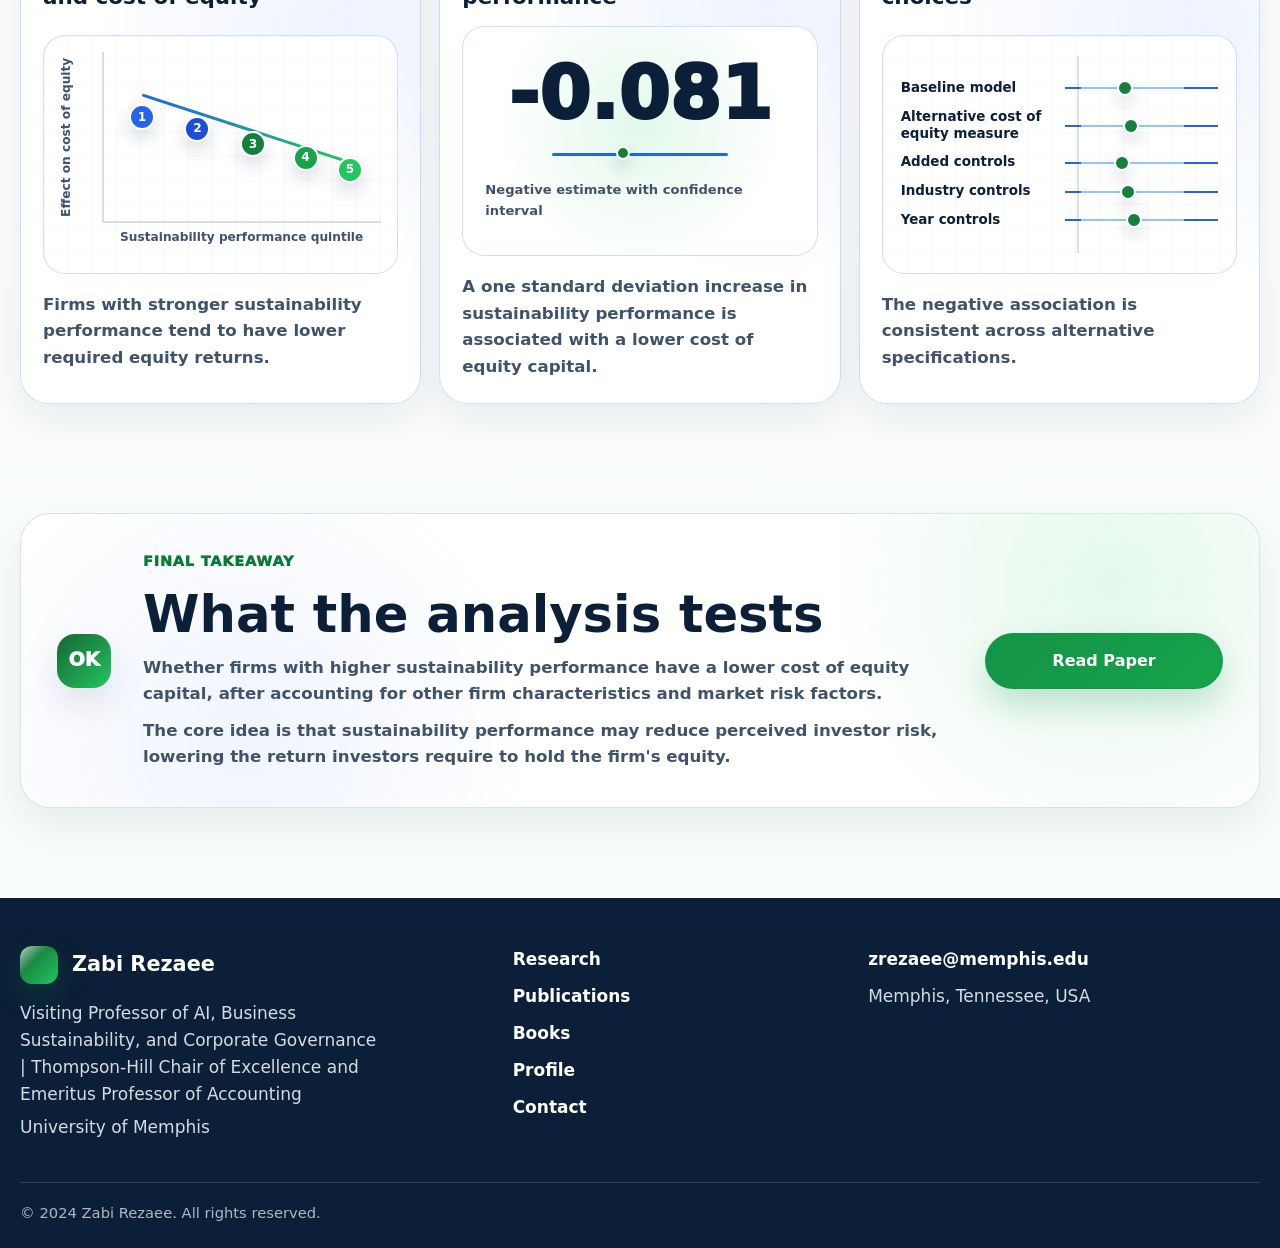
<file: specific-projects/sustainability-cost-of-equity/index.html>
<!DOCTYPE html>
<html lang="en">
<head>
  <meta charset="UTF-8">
  <meta name="viewport" content="width=device-width, initial-scale=1.0">
  <meta name="description" content="Interactive paper explorer for Business sustainability performance and cost of equity capital by Anthony C. Ng and Zabi Rezaee.">
  <title>Business Sustainability &amp; Cost of Equity | Zabi Rezaee</title>
  <script>document.documentElement.classList.add("js");</script>
  <link rel="icon" href="/favicon.svg" type="image/svg+xml">
  <link rel="stylesheet" href="/style.css">
  <link rel="stylesheet" href="/rezaee.css">
  <link rel="stylesheet" href="/projects.css">
</head>
<body class="rezaee-home project-page explorer-page capital-page">
  <header class="site-header">
    <nav class="nav" aria-label="Primary navigation">
      <a class="brand-lockup" href="/" aria-label="Zabi Rezaee home">
        <span class="brand-mark" aria-hidden="true"></span>
        <span>Zabi Rezaee</span>
      </a>

      <div class="nav-links">
        <a href="/research/">Research</a>
        <a href="/publications/">Publications</a>
        <a href="/books/">Books</a>
        <a href="/profile/">Profile</a>
        <a href="/contact/">Contact</a>
      </div>
    </nav>
  </header>

  <main>
    <section class="paper-hero capital-hero capital-dashboard-hero" id="overview" aria-labelledby="paper-title">
      <div class="project-container">
        <div class="capital-hero-layout">
          <div class="capital-hero-copy">
            <p class="section-kicker">Interactive Paper Explorer</p>
            <h1 id="paper-title">Business Sustainability Performance and Cost of Equity Capital</h1>
            <p class="paper-meta">Journal of Corporate Finance, 2015</p>
            <div class="paper-actions">
              <a class="button primary project-cta" href="https://digitalcommons.memphis.edu/facpubs/10836/">Read Paper</a>
            </div>
          </div>
        </div>
      </div>
    </section>

    <nav class="capital-mini-nav" aria-label="Research dashboard sections">
      <div class="project-container">
        <a href="#overview">Overview</a>
        <a href="#sample">Sample</a>
        <a href="#analysis">Econometric Analysis</a>
        <a href="#results">Results</a>
        <a href="#takeaway">Takeaway</a>
      </div>
    </nav>

    <section class="paper-section capital-dashboard-section" id="sample" aria-labelledby="sample-title">
      <div class="project-container">
        <div class="capital-section-heading reveal">
          <span class="section-icon section-icon-green" aria-hidden="true">1</span>
          <div>
            <p class="section-kicker">Sample Construction</p>
            <h2 id="sample-title">1. Sample</h2>
          </div>
        </div>

        <div class="sample-dashboard-grid">
          <article class="capital-goal-card reveal">
            <p class="section-kicker">Goal of the sample</p>
            <h3>Goal of the sample</h3>
            <p>To assemble a large panel of U.S. publicly traded firms with both sustainability performance data and financial-market data, allowing the study to test whether sustainability performance is associated with the cost of equity capital.</p>
          </article>

          <div class="sample-info-row">
            <article class="capital-info-card reveal">
              <span class="capital-card-icon" aria-hidden="true">
                <svg viewBox="0 0 24 24"><path d="M3 21h18"/><path d="M5 21V7l7-4 7 4v14"/><path d="M9 10h2"/><path d="M13 10h2"/><path d="M9 14h2"/><path d="M13 14h2"/></svg>
              </span>
              <h3>Who is in the sample?</h3>
              <p>U.S. publicly traded firms with available sustainability and financial data.</p>
            </article>
            <article class="capital-info-card reveal">
              <span class="capital-card-icon" aria-hidden="true">
                <svg viewBox="0 0 24 24"><rect x="4" y="5" width="16" height="15" rx="2"/><path d="M8 3v4"/><path d="M16 3v4"/><path d="M4 10h16"/></svg>
              </span>
              <h3>Period</h3>
              <p>1991 to 2010</p>
            </article>
            <article class="capital-info-card reveal">
              <span class="capital-card-icon" aria-hidden="true">
                <svg viewBox="0 0 24 24"><path d="M4 19V5"/><path d="M4 19h17"/><path d="M8 16v-4"/><path d="M13 16V8"/><path d="M18 16v-7"/></svg>
              </span>
              <h3>Unit of analysis</h3>
              <p>Firm-year observations, using panel data.</p>
            </article>
          </div>

          <div class="sample-coverage-grid">
            <article class="sample-metric-card reveal">
              <p class="section-kicker">Final sample</p>
              <h3>Final sample</h3>
              <div class="sample-metric-list">
                <div>
                  <strong>4,525</strong>
                  <span>firm-year observations</span>
                </div>
                <div>
                  <strong>1,016</strong>
                  <span>unique firms</span>
                </div>
                <div>
                  <strong>Broad</strong>
                  <span>industry coverage</span>
                </div>
              </div>
            </article>

            <article class="sample-table-card reveal">
              <div class="sample-table-copy">
                <p class="section-kicker">Sample coverage</p>
                <h3>Sample coverage</h3>
              </div>
              <table>
                <tbody>
                  <tr>
                    <th scope="row">Years</th>
                    <td>1991 to 2010</td>
                  </tr>
                  <tr>
                    <th scope="row">Firm-year observations</th>
                    <td>4,525</td>
                  </tr>
                  <tr>
                    <th scope="row">Unique firms</th>
                    <td>1,016</td>
                  </tr>
                  <tr>
                    <th scope="row">Industries</th>
                    <td>Broad coverage across major industries</td>
                  </tr>
                </tbody>
              </table>

              <div class="panel-coverage-visual" aria-label="Illustrative panel coverage over time">
                <div class="coverage-bars" aria-hidden="true">
                  <span style="height: 42%"></span>
                  <span style="height: 52%"></span>
                  <span style="height: 61%"></span>
                  <span style="height: 74%"></span>
                  <span style="height: 83%"></span>
                  <span style="height: 92%"></span>
                </div>
                <p>Panel coverage over time <span>Illustrative</span></p>
              </div>
            </div>
          </article>
        </div>
      </div>
    </section>

    <section class="paper-section capital-dashboard-section" id="analysis" aria-labelledby="analysis-title">
      <div class="project-container">
        <div class="capital-section-heading reveal">
          <span class="section-icon section-icon-blue" aria-hidden="true">2</span>
          <div>
            <p class="section-kicker">Model and Results</p>
            <h2 id="analysis-title">2. Econometric Analysis</h2>
          </div>
        </div>

        <article class="regression-model-card reveal">
          <div class="regression-model-copy">
            <p class="section-kicker">Regression model</p>
            <h3>Regression model</h3>
            <p>The study estimates whether sustainability performance predicts the cost of equity capital after controlling for firm characteristics, market risk, and time effects.</p>
          </div>

          <div class="formula-box" aria-label="Regression equation">
            COE<sub>it</sub> = &alpha; + &beta;<sub>1</sub> SP<sub>it</sub> + &beta;<sub>2</sub> Controls<sub>it</sub> + &mu;<sub>i</sub> + &lambda;<sub>t</sub> + &epsilon;<sub>it</sub>
          </div>

          <div class="variable-table-wrap">
            <table class="variable-table">
              <tbody>
                <tr>
                  <th scope="row">COE<sub>it</sub></th>
                  <td>Cost of equity capital for firm i in year t</td>
                </tr>
                <tr>
                  <th scope="row">SP<sub>it</sub></th>
                  <td>Sustainability performance for firm i in year t</td>
                </tr>
                <tr>
                  <th scope="row">Controls<sub>it</sub></th>
                  <td>Firm-level financial and risk controls</td>
                </tr>
                <tr>
                  <th scope="row">&mu;<sub>i</sub></th>
                  <td>Firm fixed effects</td>
                </tr>
                <tr>
                  <th scope="row">&lambda;<sub>t</sub></th>
                  <td>Year fixed effects</td>
                </tr>
                <tr>
                  <th scope="row">&epsilon;<sub>it</sub></th>
                  <td>Error term</td>
                </tr>
              </tbody>
            </table>
          </div>
        </article>

        <div class="method-card-row">
          <article class="capital-method-card reveal">
            <span class="capital-card-icon blue-icon" aria-hidden="true">
              <svg viewBox="0 0 24 24"><path d="M4 5h16"/><path d="M4 12h16"/><path d="M4 19h16"/></svg>
            </span>
            <h3>Estimation approach</h3>
            <p>Panel OLS regression with firm and year fixed effects, using robust standard errors clustered at the firm level.</p>
          </article>
          <article class="capital-method-card reveal">
            <span class="capital-card-icon green-icon" aria-hidden="true">
              <svg viewBox="0 0 24 24"><path d="M12 3v18"/><path d="M7 8h7a3 3 0 0 1 0 6H7"/><path d="M9 14h7a3 3 0 0 1 0 6H9"/></svg>
            </span>
            <h3>Key independent variable</h3>
            <p>Sustainability Performance, measured using KLD strengths minus concerns and standardized.</p>
          </article>
          <article class="capital-method-card reveal">
            <span class="capital-card-icon blue-icon" aria-hidden="true">
              <svg viewBox="0 0 24 24"><path d="M5 19h14"/><path d="M7 15l3-3 3 2 4-6"/><path d="M7 8h.01"/><path d="M12 8h.01"/><path d="M17 8h.01"/></svg>
            </span>
            <h3>Key controls</h3>
            <p>Firm size, leverage, profitability, market-to-book ratio, sales growth, beta, R&amp;D intensity, advertising intensity, industry indicators, and year indicators.</p>
          </article>
        </div>

        <div class="results-heading reveal" id="results">
          <p class="section-kicker">Key empirical results</p>
          <h3>Key empirical results</h3>
        </div>

        <div class="results-card-grid">
          <article class="result-chart-card reveal">
            <h4>Sustainability performance and cost of equity</h4>
            <div class="quintile-chart" role="img" aria-label="Downward relationship between sustainability performance quintile and cost of equity effect">
              <div class="chart-axis y-axis">Effect on cost of equity</div>
              <div class="quintile-plot">
                <span class="plot-line"></span>
                <span class="plot-dot q1"><b>1</b></span>
                <span class="plot-dot q2"><b>2</b></span>
                <span class="plot-dot q3"><b>3</b></span>
                <span class="plot-dot q4"><b>4</b></span>
                <span class="plot-dot q5"><b>5</b></span>
              </div>
              <div class="chart-axis x-axis">Sustainability performance quintile</div>
            </div>
            <p>Firms with stronger sustainability performance tend to have lower required equity returns.</p>
          </article>

          <article class="result-chart-card reveal">
            <h4>Coefficient on sustainability performance</h4>
            <div class="coefficient-card" role="img" aria-label="Negative coefficient estimate around minus 0.081 with confidence interval">
              <strong>-0.081</strong>
              <div class="confidence-line">
                <span></span>
                <b></b>
              </div>
              <small>Negative estimate with confidence interval</small>
            </div>
            <p>A one standard deviation increase in sustainability performance is associated with a lower cost of equity capital.</p>
          </article>

          <article class="result-chart-card reveal">
            <h4>Robustness across model choices</h4>
            <div class="forest-plot" role="img" aria-label="Negative coefficients across robustness models">
              <div class="forest-zero"></div>
              <div class="forest-row" style="--estimate: 34%">
                <span>Baseline model</span>
                <b></b>
              </div>
              <div class="forest-row" style="--estimate: 38%">
                <span>Alternative cost of equity measure</span>
                <b></b>
              </div>
              <div class="forest-row" style="--estimate: 32%">
                <span>Added controls</span>
                <b></b>
              </div>
              <div class="forest-row" style="--estimate: 36%">
                <span>Industry controls</span>
                <b></b>
              </div>
              <div class="forest-row" style="--estimate: 40%">
                <span>Year controls</span>
                <b></b>
              </div>
            </div>
            <p>The negative association is consistent across alternative specifications.</p>
          </article>
        </div>
      </div>
    </section>

    <section class="paper-section capital-dashboard-section" id="takeaway" aria-labelledby="takeaway-title">
      <div class="project-container">
        <article class="capital-takeaway-card reveal">
          <span class="section-icon section-icon-green" aria-hidden="true">OK</span>
          <div>
            <p class="section-kicker">Final takeaway</p>
            <h2 id="takeaway-title">What the analysis tests</h2>
            <p>Whether firms with higher sustainability performance have a lower cost of equity capital, after accounting for other firm characteristics and market risk factors.</p>
            <p>The core idea is that sustainability performance may reduce perceived investor risk, lowering the return investors require to hold the firm's equity.</p>
          </div>
          <a class="button primary project-cta" href="https://digitalcommons.memphis.edu/facpubs/10836/">Read Paper</a>
        </article>
      </div>
    </section>
  </main>

  <footer class="site-footer" id="contact">
    <div class="footer-inner">
      <div class="footer-brand">
        <a class="brand-lockup footer-lockup" href="/" aria-label="Zabi Rezaee home">
          <span class="brand-mark" aria-hidden="true"></span>
          <span>Zabi Rezaee</span>
        </a>
        <p>Visiting Professor of AI, Business Sustainability, and Corporate Governance | Thompson-Hill Chair of Excellence and Emeritus Professor of Accounting</p>
        <p>University of Memphis</p>
      </div>

      <nav class="footer-nav" aria-label="Footer navigation">
        <a href="/research/">Research</a>
        <a href="/publications/">Publications</a>
        <a href="/books/">Books</a>
        <a href="/profile/">Profile</a>
        <a href="/contact/">Contact</a>
      </nav>

      <address class="footer-contact">
        <a href="mailto:zrezaee@memphis.edu">zrezaee@memphis.edu</a>
        <span>Memphis, Tennessee, USA</span>
      </address>
    </div>

    <div class="footer-bottom">
      <p>&copy; 2024 Zabi Rezaee. All rights reserved.</p>
    </div>
  </footer>

  <script src="/script.js"></script>
  <script src="/projects.js"></script>
</body>
</html>
</file>
<file: style.css>
:root {
  --navy: #0b2038;
  --navy-soft: #243b57;
  --green: #15803d;
  --green-dark: #166534;
  --green-soft: #dcfce7;
  --green-pale: #f0fdf4;
  --white: #ffffff;
  --off-white: #f7fcf8;
  --gray: #52667f;
  --gray-strong: #3f536b;
  --line: #cfe7d7;
  --shadow: 0 24px 70px rgba(8, 31, 58, 0.12);
  --shadow-soft: 0 16px 42px rgba(8, 31, 58, 0.08);
  --radius: 22px;
  --max-width: 1280px;
}

* {
  box-sizing: border-box;
}

html {
  scroll-behavior: smooth;
  scroll-padding-top: 92px;
}

body {
  margin: 0;
  color: var(--navy);
  background:
    linear-gradient(180deg, var(--off-white) 0%, #ffffff 42%, #f4fbf6 100%);
  font-family: Inter, ui-sans-serif, system-ui, -apple-system, BlinkMacSystemFont, "Segoe UI", sans-serif;
  line-height: 1.6;
  overflow-x: hidden;
}

a {
  color: inherit;
}

img,
svg {
  display: block;
}

h1,
h2,
h3,
p {
  margin-top: 0;
}

:focus-visible {
  outline: 3px solid rgba(21, 128, 61, 0.32);
  outline-offset: 4px;
}

.site-header {
  position: sticky;
  top: 0;
  z-index: 20;
  border-bottom: 1px solid rgba(207, 231, 215, 0.86);
  background: rgba(255, 255, 255, 0.86);
  backdrop-filter: blur(18px) saturate(1.1);
}

.site-header.is-scrolled {
  box-shadow: 0 12px 34px rgba(8, 31, 58, 0.08);
}

.nav {
  display: flex;
  align-items: center;
  justify-content: space-between;
  gap: 28px;
  width: min(var(--max-width), calc(100% - 40px));
  min-height: 76px;
  margin: 0 auto;
}

.brand-lockup {
  display: inline-flex;
  align-items: center;
  gap: 12px;
  color: var(--navy);
  font-size: 1.18rem;
  font-weight: 900;
  line-height: 1;
  text-decoration: none;
  white-space: nowrap;
}

.brand-mark {
  width: 34px;
  height: 34px;
  border-radius: 11px;
  background:
    linear-gradient(135deg, rgba(255, 255, 255, 0.72), transparent 38%),
    linear-gradient(135deg, #166534 0%, #22c55e 100%);
  box-shadow: 0 12px 26px rgba(21, 128, 61, 0.22);
  flex: 0 0 auto;
}

.nav-links {
  display: flex;
  align-items: center;
  gap: 8px;
  color: var(--navy-soft);
  font-size: 0.95rem;
  font-weight: 800;
}

.nav-links a {
  position: relative;
  display: inline-flex;
  align-items: center;
  min-height: 38px;
  padding: 8px 12px;
  border-radius: 999px;
  text-decoration: none;
  transition: color 160ms ease, background 160ms ease, transform 160ms ease;
}

.nav-links a::after {
  position: absolute;
  right: 13px;
  bottom: 5px;
  left: 13px;
  height: 2px;
  border-radius: 999px;
  content: "";
  background: var(--green);
  opacity: 0;
  transform: scaleX(0.5);
  transition: opacity 160ms ease, transform 160ms ease;
}

.nav-links a:hover {
  color: var(--green);
  background: rgba(240, 253, 244, 0.78);
}

.nav-links a.is-active {
  color: var(--green-dark);
  background: transparent;
}

.nav-links a.is-active::after {
  opacity: 1;
  transform: scaleX(1);
}

.hero {
  position: relative;
  overflow: hidden;
  background:
    linear-gradient(135deg, rgba(240, 253, 244, 0.94), rgba(255, 255, 255, 0.98) 48%, rgba(220, 252, 231, 0.82)),
    radial-gradient(circle at 79% 38%, rgba(134, 239, 172, 0.24), transparent 28rem);
  border-bottom: 1px solid var(--line);
}

.hero::before {
  position: absolute;
  inset: 0;
  content: "";
  background:
    linear-gradient(90deg, rgba(255, 255, 255, 0.72), transparent 52%),
    linear-gradient(180deg, rgba(255, 255, 255, 0.3), transparent 68%);
  pointer-events: none;
}

.hero-inner {
  position: relative;
  z-index: 1;
  display: grid;
  grid-template-columns: minmax(0, 1.12fr) minmax(450px, 0.78fr);
  gap: clamp(44px, 5vw, 70px);
  align-items: center;
  width: min(var(--max-width), calc(100% - 40px));
  margin: 0 auto;
  padding: 88px 0 108px;
}

.hero-copy {
  max-width: 760px;
}

.accent-line {
  display: block;
  width: 64px;
  height: 3px;
  margin-bottom: 24px;
  border-radius: 999px;
  background: var(--green);
  transform-origin: left center;
  animation: line-reveal 680ms ease-out both;
}

.eyebrow,
.section-kicker,
.card-kicker {
  margin-bottom: 12px;
  color: var(--green);
  font-size: 0.78rem;
  font-weight: 900;
  letter-spacing: 0;
  text-transform: uppercase;
}

h1 {
  max-width: 820px;
  margin-bottom: 24px;
  color: var(--navy);
  font-size: 4.8rem;
  line-height: 0.98;
  letter-spacing: 0;
  text-wrap: balance;
}

.lede {
  max-width: 720px;
  margin-bottom: 18px;
  color: var(--gray-strong);
  font-size: 1.15rem;
  line-height: 1.7;
}

.cta-note {
  max-width: 660px;
  margin-bottom: 26px;
  color: var(--navy-soft);
  font-size: 1rem;
  font-weight: 800;
  line-height: 1.45;
}

.hero-actions {
  display: flex;
  flex-wrap: wrap;
  gap: 12px;
  align-items: center;
}

.button {
  display: inline-flex;
  align-items: center;
  justify-content: center;
  gap: 8px;
  min-width: auto;
  min-height: 48px;
  padding: 11px 14px;
  border: 1px solid var(--green);
  border-radius: 999px;
  font-weight: 900;
  text-decoration: none;
  transition: transform 160ms ease, box-shadow 160ms ease, background 160ms ease, border-color 160ms ease, color 160ms ease;
}

.button svg {
  width: 18px;
  height: 18px;
  fill: none;
  stroke: currentColor;
  stroke-width: 2;
  stroke-linecap: round;
  stroke-linejoin: round;
}

.button.primary {
  min-width: 232px;
  min-height: 54px;
  padding: 13px 16px;
  color: var(--white);
  background: linear-gradient(135deg, var(--green), #16a34a);
  box-shadow: 0 18px 38px rgba(21, 128, 61, 0.28);
}

.project-cta {
  font-size: 0.98rem;
}

.button-icon,
.button-arrow {
  display: inline-flex;
  align-items: center;
  justify-content: center;
  flex: 0 0 auto;
}

.button-arrow {
  transition: transform 180ms ease;
}

.button.secondary {
  color: var(--green-dark);
  background: rgba(255, 255, 255, 0.74);
  box-shadow: inset 0 0 0 1px rgba(255, 255, 255, 0.72);
}

.button:hover {
  transform: translateY(-2px);
  box-shadow: 0 18px 38px rgba(21, 128, 61, 0.16);
}

.button.primary:hover {
  background: linear-gradient(135deg, var(--green-dark), #15803d);
  box-shadow: 0 22px 46px rgba(21, 128, 61, 0.34);
  transform: translateY(-3px);
}

.button.primary:hover .button-arrow {
  transform: translateX(4px);
}

.button.secondary:hover {
  color: var(--white);
  background: var(--green);
  border-color: var(--green);
}

.hero-visual {
  position: relative;
  display: flex;
  align-items: flex-start;
  justify-content: center;
  min-height: auto;
}

.portrait-stack {
  position: relative;
  width: min(100%, 680px);
  padding-bottom: 270px;
}

.hero-portrait {
  position: relative;
  z-index: 1;
  display: flex;
  align-items: flex-end;
  justify-content: center;
  width: 100%;
  min-height: 560px;
  margin: 0;
}

.hero-portrait::after {
  position: absolute;
  right: 50%;
  bottom: 76px;
  z-index: 0;
  width: min(620px, 96%);
  height: 430px;
  border: 1px solid rgba(187, 224, 199, 0.72);
  border-radius: 46px;
  content: "";
  background:
    linear-gradient(145deg, rgba(255, 255, 255, 0.78), rgba(220, 252, 231, 0.46)),
    radial-gradient(circle at 50% 16%, rgba(187, 247, 208, 0.88), transparent 58%);
  box-shadow:
    inset 0 1px 0 rgba(255, 255, 255, 0.9),
    0 34px 90px rgba(8, 31, 58, 0.08);
  transform: translateX(50%);
}

.hero-portrait::before {
  position: absolute;
  right: 50%;
  bottom: 76px;
  z-index: 0;
  width: min(700px, 118%);
  height: 455px;
  border-radius: 50%;
  content: "";
  background: radial-gradient(circle, rgba(220, 252, 231, 0.96), rgba(240, 253, 244, 0.38) 64%, transparent 74%);
  transform: translateX(50%);
  pointer-events: none;
  animation: portrait-glow 900ms ease-out 120ms both;
  z-index: 1;
}

.hero-portrait img {
  position: relative;
  z-index: 2;
  width: 760px;
  max-width: none;
  height: auto;
  object-fit: contain;
  object-position: center bottom;
  filter: drop-shadow(0 28px 50px rgba(15, 35, 75, 0.18));
  transform: scale(1.18);
  transform-origin: center bottom;
}

.impact-card {
  position: absolute;
  right: -18px;
  bottom: 0;
  z-index: 2;
  width: min(420px, 100%);
  padding: 20px;
  border: 1px solid rgba(205, 230, 213, 0.9);
  border-radius: 24px;
  background: linear-gradient(180deg, rgba(255, 255, 255, 0.9), rgba(250, 254, 251, 0.82));
  box-shadow: 0 24px 64px rgba(8, 31, 58, 0.16);
  backdrop-filter: blur(18px) saturate(1.08);
}

.impact-stats {
  display: grid;
  grid-template-columns: repeat(2, minmax(0, 1fr));
  gap: 12px;
}

.impact-stat {
  display: grid;
  gap: 8px;
  min-height: 146px;
  padding: 16px;
  border: 1px solid rgba(207, 231, 215, 0.86);
  border-radius: 18px;
  background: rgba(255, 255, 255, 0.72);
  box-shadow: inset 0 1px 0 rgba(255, 255, 255, 0.86);
}

.impact-stat strong {
  color: var(--navy);
  font-size: 2.08rem;
  line-height: 0.95;
}

.impact-stat span:not(.impact-icon) {
  color: var(--gray-strong);
  font-size: 0.86rem;
  font-weight: 900;
  line-height: 1.2;
}

.impact-metric {
  display: grid;
  grid-template-columns: 42px minmax(0, 1fr);
  gap: 12px;
  align-items: center;
  margin-bottom: 16px;
  padding-bottom: 16px;
  border-bottom: 1px solid var(--line);
}

.impact-icon,
.row-icon,
.feature-icon,
.expertise-icon {
  display: inline-grid;
  place-items: center;
  color: var(--green);
  background: var(--green-pale);
}

.impact-icon {
  width: 42px;
  height: 42px;
  border-radius: 14px;
  box-shadow: inset 0 0 0 1px rgba(21, 128, 61, 0.08);
}

.impact-icon svg,
.row-icon svg,
.feature-icon svg,
.expertise-icon svg {
  width: 22px;
  height: 22px;
  fill: none;
  stroke: currentColor;
  stroke-width: 2;
  stroke-linecap: round;
  stroke-linejoin: round;
}

.impact-metric strong {
  display: block;
  color: var(--navy);
  font-size: 1.42rem;
  line-height: 1.1;
}

.impact-metric span:not(.impact-icon) {
  color: var(--gray-strong);
  font-size: 0.9rem;
  font-weight: 700;
}

.glance-list {
  display: grid;
  gap: 0;
  margin: 0;
}

.glance-list div {
  display: grid;
  grid-template-columns: minmax(104px, 0.42fr) minmax(0, 1fr);
  gap: 12px;
  align-items: start;
  padding: 12px 0;
  border-top: 1px solid rgba(207, 231, 215, 0.74);
}

.glance-list div:first-child {
  border-top: 0;
  padding-top: 0;
}

.glance-list dt {
  display: flex;
  align-items: center;
  gap: 9px;
  color: var(--gray-strong);
  font-size: 0.76rem;
  font-weight: 900;
  line-height: 1.2;
  text-transform: uppercase;
}

.glance-list dd {
  margin: 0;
  color: var(--navy);
  font-size: 0.96rem;
  font-weight: 800;
  line-height: 1.35;
}

.row-icon {
  width: 24px;
  height: 24px;
  border-radius: 7px;
  flex: 0 0 auto;
}

.row-icon svg {
  width: 14px;
  height: 14px;
}

.featured-section,
.expertise-section {
  width: min(var(--max-width), calc(100% - 40px));
  margin: 0 auto;
}

.featured-section {
  padding: 132px 0 42px;
}

.scholarship-heading {
  display: grid;
  max-width: 760px;
  gap: 8px;
  margin-bottom: 30px;
}

.scholarship-heading p:last-child {
  max-width: 650px;
  margin: 0;
  color: var(--gray-strong);
  font-size: 1.04rem;
}

.featured-grid {
  display: grid;
  grid-template-columns: repeat(3, minmax(0, 1fr));
  gap: 24px;
}

.feature-card {
  position: relative;
  overflow: hidden;
  display: grid;
  grid-template-rows: auto auto 1fr auto;
  gap: 15px;
  min-height: 268px;
  padding: 30px;
  border: 1px solid var(--line);
  border-radius: var(--radius);
  background:
    linear-gradient(180deg, rgba(255, 255, 255, 0.98), rgba(250, 254, 251, 0.98)),
    var(--white);
  box-shadow: var(--shadow-soft);
}

.feature-card::before {
  position: absolute;
  top: 0;
  right: 0;
  left: 0;
  height: 4px;
  content: "";
  background: linear-gradient(90deg, var(--green), rgba(34, 197, 94, 0.32));
  opacity: 0.78;
}

.feature-icon {
  width: 54px;
  height: 54px;
  border-radius: 16px;
  box-shadow: inset 0 0 0 1px rgba(21, 128, 61, 0.08);
}

.feature-card h3 {
  margin: 4px 0 0;
  color: var(--navy);
  font-size: 1.48rem;
  line-height: 1.12;
}

.feature-card p {
  margin: 0;
  color: var(--gray-strong);
}

.feature-card a {
  align-self: end;
  color: var(--green-dark);
  font-weight: 900;
  text-decoration: none;
  text-underline-offset: 5px;
}

.feature-card a:hover {
  text-decoration: underline;
}

.expertise-section {
  padding: 66px 0 108px;
}

.section-heading {
  margin-bottom: 26px;
}

.section-heading h2 {
  margin: 0;
  color: var(--navy);
  font-size: 2.9rem;
  line-height: 1.08;
  letter-spacing: 0;
}

.expertise-grid {
  display: grid;
  grid-template-columns: repeat(5, minmax(0, 1fr));
  gap: 18px;
  padding: 26px;
  border: 1px solid var(--line);
  border-radius: 32px;
  background:
    linear-gradient(180deg, rgba(255, 255, 255, 0.98), rgba(250, 254, 251, 0.98)),
    var(--white);
  box-shadow: var(--shadow);
}

.expertise-item {
  display: grid;
  align-content: start;
  gap: 12px;
  min-height: 210px;
  padding: 22px;
  border-radius: 22px;
  background: #f8fcf9;
}

.expertise-icon {
  width: 44px;
  height: 44px;
  border-radius: 50%;
}

.expertise-item h3 {
  margin: 0;
  color: var(--navy);
  font-size: 1.08rem;
  line-height: 1.18;
}

.expertise-item p {
  margin: 0;
  color: var(--gray-strong);
  font-size: 0.96rem;
}

.site-footer {
  color: rgba(255, 255, 255, 0.84);
  background: var(--navy);
}

.footer-inner {
  display: grid;
  grid-template-columns: 1.15fr 0.8fr 1fr;
  gap: 42px;
  width: min(var(--max-width), calc(100% - 40px));
  margin: 0 auto;
  padding: 48px 0 34px;
}

.footer-lockup {
  margin-bottom: 16px;
  color: var(--white);
}

.footer-brand p {
  max-width: 360px;
  margin-bottom: 6px;
}

.footer-nav {
  display: grid;
  gap: 10px;
  align-content: start;
}

.footer-nav a,
.footer-contact a {
  color: var(--white);
  font-weight: 800;
  text-decoration: none;
}

.footer-nav a:hover,
.footer-contact a:hover {
  text-decoration: underline;
  text-underline-offset: 4px;
}

.footer-contact {
  display: grid;
  gap: 10px;
  align-content: start;
  font-style: normal;
}

.footer-bottom {
  width: min(var(--max-width), calc(100% - 40px));
  margin: 0 auto;
  padding: 18px 0 24px;
  border-top: 1px solid rgba(255, 255, 255, 0.14);
}

.footer-bottom p {
  margin: 0;
  color: rgba(255, 255, 255, 0.68);
  font-size: 0.92rem;
}

.js .reveal {
  opacity: 0;
  transform: translateY(18px);
  transition: opacity 540ms ease, transform 540ms ease;
}

.js .reveal.is-visible {
  opacity: 1;
  transform: translateY(0);
}

@keyframes line-reveal {
  from {
    opacity: 0;
    transform: scaleX(0.2);
  }

  to {
    opacity: 1;
    transform: scaleX(1);
  }
}

@keyframes portrait-glow {
  from {
    opacity: 0;
    transform: translateX(50%) scale(0.94);
  }

  to {
    opacity: 1;
    transform: translateX(50%) scale(1);
  }
}

@media (prefers-reduced-motion: reduce) {
  *,
  *::before,
  *::after {
    scroll-behavior: auto !important;
    transition-duration: 0.01ms !important;
    animation-duration: 0.01ms !important;
    animation-iteration-count: 1 !important;
  }
}

@media (max-width: 1050px) {
  .hero-inner {
    grid-template-columns: 1fr;
    gap: 54px;
    padding: 72px 0 118px;
  }

  .hero-copy {
    max-width: 850px;
  }

  h1 {
    max-width: 850px;
    font-size: 4.25rem;
  }

  .hero-visual {
    width: min(100%, 760px);
    min-height: auto;
    justify-self: center;
  }

  .portrait-stack {
    width: min(100%, 620px);
    padding-bottom: 0;
  }

  .hero-portrait img {
    width: 680px;
    transform: scale(1.1);
  }

  .impact-card {
    position: static;
    width: min(100%, 560px);
    margin: 22px auto 0;
  }

  .expertise-grid {
    grid-template-columns: repeat(2, minmax(0, 1fr));
  }
}

@media (max-width: 820px) {
  html {
    scroll-padding-top: 132px;
  }

  .nav {
    flex-wrap: wrap;
    align-content: center;
    gap: 10px;
    padding: 12px 0;
  }

  .nav-links {
    width: 100%;
    flex-wrap: wrap;
    gap: 4px;
  }

  .nav-links a {
    min-height: 34px;
    padding: 6px 9px;
  }

  .hero-inner {
    padding: 56px 0 104px;
  }

  h1 {
    font-size: 3.55rem;
  }

  .section-heading h2 {
    font-size: 2.45rem;
  }

  .featured-grid {
    grid-template-columns: 1fr;
  }

  .feature-card {
    min-height: 230px;
  }

  .footer-inner {
    grid-template-columns: 1fr;
    gap: 28px;
  }
}

@media (max-width: 620px) {
  .nav,
  .hero-inner,
  .featured-section,
  .expertise-section,
  .footer-inner,
  .footer-bottom {
    width: min(calc(100% - 28px), var(--max-width));
  }

  .brand-lockup {
    font-size: 1.02rem;
  }

  .brand-mark {
    width: 30px;
    height: 30px;
    border-radius: 9px;
  }

  h1 {
    font-size: 2.58rem;
    line-height: 1;
  }

  .lede {
    font-size: 1rem;
    line-height: 1.65;
  }

  .hero-actions {
    display: grid;
    grid-template-columns: 1fr;
  }

  .button {
    width: 100%;
    min-height: 46px;
    padding: 11px 14px;
  }

  .hero-visual {
    display: grid;
    min-height: auto;
    margin-top: 2px;
  }

  .portrait-stack {
    width: 100%;
    padding-bottom: 0;
  }

  .hero-portrait::after {
    bottom: 50px;
    width: min(348px, 100%);
    height: 236px;
    border-radius: 34px;
  }

  .hero-portrait {
    min-height: 322px;
  }

  .hero-portrait::before {
    bottom: 42px;
    width: min(372px, 100%);
    height: 252px;
  }

  .hero-portrait img {
    width: min(384px, 112%);
    transform: none;
  }

  .impact-card {
    position: static;
    right: auto;
    bottom: auto;
    width: 100%;
    margin-top: 0;
    padding: 18px;
  }

  .glance-list div {
    grid-template-columns: 1fr;
    gap: 5px;
  }

  .glance-list dt {
    font-size: 0.74rem;
  }

  .featured-section {
    padding-top: 72px;
  }

  .scholarship-heading {
    margin-bottom: 22px;
  }

  .feature-card {
    min-height: auto;
    padding: 24px;
  }

  .expertise-grid {
    grid-template-columns: 1fr;
    padding: 16px;
    border-radius: 24px;
  }

  .expertise-item {
    min-height: auto;
  }

  .expertise-section {
    padding: 52px 0 78px;
  }
}

@media (max-width: 420px) {
  h1 {
    font-size: 2.35rem;
  }

  .nav-links {
    font-size: 0.92rem;
  }

  .impact-metric strong {
    font-size: 1.28rem;
  }
}

/* Homepage readability redesign */
:root {
  --color-navy: #0b1f36;
  --color-text: #14263d;
  --color-muted: #5f7188;
  --color-green: #139447;
  --color-green-dark: #087a35;
  --color-green-light: #eaf8f0;
  --color-border: #d7eadf;
  --color-bg: #ffffff;
  --color-bg-soft: #f6fbf8;
}

body.rezaee-home {
  color: var(--color-text);
  font-size: 17px;
  background:
    linear-gradient(180deg, var(--color-bg-soft) 0%, var(--color-bg) 46%, #f7fcf9 100%);
}

.rezaee-home .site-header {
  border-bottom-color: rgba(215, 234, 223, 0.95);
  background: rgba(255, 255, 255, 0.92);
}

.rezaee-home .nav {
  width: min(1220px, calc(100% - 48px));
  min-height: 82px;
  gap: 34px;
}

.rezaee-home .brand-lockup {
  gap: 14px;
  font-size: 1.3rem;
  letter-spacing: 0;
}

.rezaee-home .brand-mark {
  width: 38px;
  height: 38px;
  border-radius: 12px;
}

.rezaee-home .nav-links {
  gap: 10px;
  color: var(--color-text);
  font-size: 1rem;
  font-weight: 850;
}

.rezaee-home .nav-links a {
  min-height: 42px;
  padding: 9px 13px;
}

.rezaee-home .nav-links a:hover,
.rezaee-home .nav-links a:focus-visible,
.rezaee-home .nav-links a.is-active {
  color: var(--color-green-dark);
  background: var(--color-green-light);
}

.rezaee-home .nav-links a::after {
  right: 14px;
  bottom: 4px;
  left: 14px;
  height: 3px;
  background: var(--color-green);
}

.rezaee-home .hero {
  background:
    linear-gradient(120deg, rgba(246, 251, 248, 0.96), rgba(255, 255, 255, 0.98) 52%, rgba(234, 248, 240, 0.82)),
    radial-gradient(circle at 83% 22%, rgba(19, 148, 71, 0.12), transparent 26rem);
}

.rezaee-home .hero-inner {
  grid-template-columns: minmax(0, 1.18fr) minmax(340px, 0.7fr);
  gap: clamp(34px, 4.5vw, 58px);
  align-items: start;
  width: min(1220px, calc(100% - 48px));
  padding: clamp(54px, 6vw, 82px) 0 clamp(46px, 5vw, 64px);
}

.rezaee-home .hero-copy {
  align-self: center;
  max-width: 760px;
}

.rezaee-home .accent-line {
  width: 58px;
  height: 4px;
  margin-bottom: 22px;
  background: var(--color-green);
}

.rezaee-home .eyebrow,
.rezaee-home .section-kicker,
.rezaee-home .card-kicker {
  color: var(--color-green-dark);
  font-size: 0.86rem;
  font-weight: 950;
  letter-spacing: 0.06em;
}

.rezaee-home h1 {
  max-width: 760px;
  margin-bottom: 22px;
  color: var(--color-navy);
  font-size: clamp(3.45rem, 5vw, 4.2rem);
  line-height: 1.06;
}

.rezaee-home .lede {
  max-width: 690px;
  margin-bottom: 18px;
  color: var(--color-muted);
  font-size: clamp(1.08rem, 1.45vw, 1.24rem);
  line-height: 1.65;
}

.rezaee-home .cta-note {
  max-width: 620px;
  margin-bottom: 26px;
  color: var(--color-text);
  font-size: 1.08rem;
  font-weight: 900;
}

.rezaee-home .hero-actions {
  gap: 10px;
  max-width: 690px;
}

.rezaee-home .button {
  min-height: 50px;
  padding: 12px 16px;
  border-color: var(--color-green);
  font-size: 1rem;
  line-height: 1;
}

.rezaee-home .button.primary {
  min-width: 238px;
  min-height: 56px;
  padding: 14px 18px;
  background: linear-gradient(135deg, var(--color-green), #16a34a);
  box-shadow: 0 16px 34px rgba(19, 148, 71, 0.24);
}

.rezaee-home .button.secondary {
  color: var(--color-green-dark);
  background: rgba(255, 255, 255, 0.86);
  box-shadow: inset 0 0 0 1px rgba(19, 148, 71, 0.12);
}

.rezaee-home .button.secondary:hover,
.rezaee-home .button.secondary:focus-visible {
  color: var(--white);
  background: var(--color-green);
}

.rezaee-home .hero-visual {
  align-self: stretch;
  align-items: center;
  justify-content: flex-end;
}

.rezaee-home .portrait-stack {
  width: min(100%, 480px);
  padding-bottom: 0;
}

.rezaee-home .hero-portrait {
  min-height: 470px;
  border: 1px solid rgba(215, 234, 223, 0.98);
  border-radius: 40px;
  background:
    radial-gradient(circle at 50% 24%, rgba(187, 247, 208, 0.76), transparent 18rem),
    linear-gradient(145deg, rgba(255, 255, 255, 0.9), rgba(234, 248, 240, 0.8));
  box-shadow: 0 24px 68px rgba(8, 31, 58, 0.09);
}

.rezaee-home .hero-portrait::before,
.rezaee-home .hero-portrait::after {
  display: none;
}

.rezaee-home .hero-portrait img {
  width: 560px;
  transform: scale(1.02);
  filter: drop-shadow(0 24px 44px rgba(15, 35, 75, 0.16));
}

.rezaee-home .impact-card {
  position: static;
  right: auto;
  bottom: auto;
  display: grid;
  grid-template-columns: auto minmax(0, 1fr);
  gap: 22px;
  align-items: center;
  width: 100%;
  margin: 0;
  padding: 24px;
  border: 1px solid var(--color-border);
  border-radius: 28px;
  background: rgba(255, 255, 255, 0.94);
  box-shadow: 0 18px 48px rgba(8, 31, 58, 0.09);
  backdrop-filter: none;
}

.rezaee-home .hero-copy .impact-card {
  margin-top: 22px;
}

.rezaee-home .impact-card .card-kicker {
  margin: 0;
  padding: 11px 14px;
  border: 1px solid rgba(19, 148, 71, 0.16);
  border-radius: 999px;
  background: var(--color-green-light);
  white-space: nowrap;
}

.rezaee-home .impact-stats {
  grid-template-columns: repeat(2, minmax(0, 1fr));
  gap: 16px;
}

.rezaee-home .impact-stat {
  grid-template-columns: 52px minmax(0, auto);
  grid-template-rows: auto auto;
  column-gap: 16px;
  align-items: center;
  min-height: 128px;
  padding: 20px;
  border-color: rgba(215, 234, 223, 0.95);
  border-radius: 22px;
  background: linear-gradient(145deg, #ffffff, #f8fcf9);
  box-shadow: 0 10px 28px rgba(8, 31, 58, 0.055);
}

.rezaee-home .impact-stat .impact-icon {
  grid-row: 1 / 3;
  width: 52px;
  height: 52px;
  border-radius: 18px;
}

.rezaee-home .impact-stat strong {
  font-size: clamp(2.35rem, 4vw, 3.2rem);
  line-height: 0.9;
}

.rezaee-home .impact-stat span:not(.impact-icon) {
  color: var(--color-muted);
  font-size: 1rem;
  font-weight: 900;
}

.rezaee-home .featured-section {
  padding: 70px 0 36px;
}

.rezaee-home .scholarship-heading p:last-child,
.rezaee-home .feature-card p,
.rezaee-home .expertise-item p {
  color: var(--color-muted);
  font-size: 1.05rem;
  line-height: 1.6;
}

.rezaee-home .feature-card {
  min-height: 242px;
  padding: 28px;
}

.rezaee-home .feature-card h3 {
  font-size: 1.55rem;
}

.rezaee-home .expertise-section {
  padding: 54px 0 92px;
}

.rezaee-home .section-heading h2 {
  font-size: clamp(2.45rem, 4vw, 3.25rem);
}

.rezaee-home .expertise-grid {
  padding: 22px;
}

@media (max-width: 1050px) {
  .rezaee-home .hero-inner {
    grid-template-columns: minmax(0, 1fr);
    gap: 36px;
    padding: 54px 0 58px;
  }

  .rezaee-home .hero-copy {
    max-width: 760px;
  }

  .rezaee-home h1 {
    max-width: 760px;
    font-size: clamp(2.9rem, 7.2vw, 4.2rem);
  }

  .rezaee-home .hero-visual {
    justify-content: center;
  }

  .rezaee-home .hero-portrait {
    min-height: 430px;
  }

  .rezaee-home .hero-portrait img {
    width: 560px;
    transform: scale(1.02);
  }
}

@media (max-width: 820px) {
  .rezaee-home .nav {
    width: min(calc(100% - 32px), var(--max-width));
    min-height: auto;
    padding: 14px 0;
  }

  .rezaee-home .nav-links {
    gap: 6px;
    font-size: 0.96rem;
  }

  .rezaee-home .hero-inner {
    width: min(calc(100% - 32px), var(--max-width));
  }

  .rezaee-home .impact-card {
    grid-template-columns: 1fr;
    gap: 14px;
  }

  .rezaee-home .impact-card .card-kicker {
    width: fit-content;
  }
}

@media (max-width: 620px) {
  body.rezaee-home {
    font-size: 16px;
  }

  .rezaee-home .brand-lockup {
    font-size: 1.08rem;
  }

  .rezaee-home .hero-inner {
    padding: 42px 0 48px;
  }

  .rezaee-home .accent-line {
    margin-bottom: 18px;
  }

  .rezaee-home h1 {
    font-size: clamp(2.35rem, 10vw, 2.95rem);
    line-height: 1.08;
  }

  .rezaee-home .lede {
    font-size: 1.04rem;
    line-height: 1.62;
  }

  .rezaee-home .cta-note {
    font-size: 1rem;
  }

  .rezaee-home .hero-actions {
    grid-template-columns: 1fr;
  }

  .rezaee-home .button,
  .rezaee-home .button.primary {
    width: 100%;
    min-width: 0;
    min-height: 52px;
  }

  .rezaee-home .portrait-stack {
    width: 100%;
  }

  .rezaee-home .hero-portrait {
    min-height: 340px;
    border-radius: 30px;
  }

  .rezaee-home .hero-portrait img {
    width: min(390px, 112%);
    transform: none;
  }

  .rezaee-home .impact-card {
    padding: 18px;
    border-radius: 24px;
  }

  .rezaee-home .impact-stats {
    grid-template-columns: 1fr;
  }

  .rezaee-home .impact-stat {
    min-height: 112px;
    padding: 18px;
  }

  .rezaee-home .featured-section {
    padding-top: 54px;
  }

  .rezaee-home .feature-card {
    padding: 24px;
  }
}
</file>
<file: rezaee.css>
.rezaee-home .feature-card,
.rezaee-home .expertise-item,
.rezaee-home .impact-card {
  transition: transform 180ms ease, box-shadow 180ms ease, border-color 180ms ease;
}

.rezaee-home .feature-card::before {
  transition: opacity 180ms ease;
}

.rezaee-home .feature-card:hover,
.rezaee-home .expertise-item:hover {
  border-color: rgba(21, 128, 61, 0.24);
  box-shadow: 0 22px 58px rgba(8, 31, 58, 0.13);
  transform: translateY(-4px);
}

.rezaee-home .feature-card:hover::before {
  opacity: 1;
}
</file>
<file: academic-pages.css>
.academic-page {
  background:
    radial-gradient(circle at 88% 12%, rgba(187, 247, 208, 0.32), transparent 26rem),
    radial-gradient(circle at 8% 26%, rgba(186, 230, 253, 0.24), transparent 24rem),
    linear-gradient(180deg, #f8fcfa 0%, #ffffff 48%, #f5fbf7 100%);
}

.academic-container {
  width: min(1180px, calc(100% - 48px));
  margin: 0 auto;
}

.academic-hero {
  position: relative;
  overflow: hidden;
  padding: clamp(56px, 7vw, 92px) 0 clamp(32px, 5vw, 56px);
}

.academic-hero::before {
  position: absolute;
  inset: 0;
  content: "";
  background-image:
    linear-gradient(rgba(19, 148, 71, 0.07) 1px, transparent 1px),
    linear-gradient(90deg, rgba(19, 148, 71, 0.07) 1px, transparent 1px);
  background-size: 34px 34px;
  mask-image: linear-gradient(180deg, rgba(0, 0, 0, 0.88), transparent 88%);
  pointer-events: none;
}

.academic-hero .academic-container {
  position: relative;
  z-index: 1;
}

.academic-back-link {
  display: inline-flex;
  margin-bottom: 28px;
  color: var(--color-green-dark);
  font-size: 0.98rem;
  font-weight: 900;
  text-decoration: none;
}

.academic-back-link:hover {
  text-decoration: underline;
}

.academic-page h1 {
  max-width: 940px;
  margin-bottom: 18px;
  color: var(--color-navy);
  font-size: clamp(3rem, 5.4vw, 5.2rem);
  line-height: 1;
  letter-spacing: 0;
}

.academic-lede {
  max-width: 780px;
  margin-bottom: 26px;
  color: var(--color-muted);
  font-size: clamp(1.12rem, 1.6vw, 1.32rem);
  line-height: 1.58;
}

.academic-tags {
  display: flex;
  flex-wrap: wrap;
  gap: 10px;
}

.academic-tags span {
  display: inline-flex;
  align-items: center;
  min-height: 34px;
  padding: 7px 12px;
  border: 1px solid rgba(19, 148, 71, 0.16);
  border-radius: 999px;
  color: var(--color-green-dark);
  background: rgba(234, 248, 240, 0.86);
  font-size: 0.88rem;
  font-weight: 900;
}

.academic-section {
  padding: 24px 0 88px;
}

.academic-section-heading {
  display: flex;
  align-items: end;
  justify-content: space-between;
  gap: 28px;
  margin-bottom: 28px;
}

.academic-subsection-heading {
  margin-top: 42px;
}

.academic-section-heading h2 {
  margin: 0;
  color: var(--color-navy);
  font-size: clamp(2rem, 3vw, 3rem);
  line-height: 1.05;
}

.academic-section-heading p:last-child {
  max-width: 460px;
  margin: 0;
  color: var(--color-muted);
  font-size: 1.03rem;
  line-height: 1.55;
}

.academic-grid {
  display: grid;
  grid-template-columns: repeat(3, minmax(0, 1fr));
  gap: 22px;
}

.academic-card,
.academic-wide-card {
  border: 1px solid rgba(215, 234, 223, 0.94);
  border-radius: 28px;
  background: rgba(255, 255, 255, 0.96);
  box-shadow: 0 16px 42px rgba(8, 31, 58, 0.08);
}

.academic-card {
  display: flex;
  flex-direction: column;
  min-height: 260px;
  padding: 28px;
  transition: transform 180ms ease, box-shadow 180ms ease, border-color 180ms ease;
}

.academic-card:hover {
  border-color: rgba(19, 148, 71, 0.24);
  box-shadow: 0 24px 62px rgba(8, 31, 58, 0.12);
  transform: translateY(-4px);
}

.academic-icon {
  display: inline-flex;
  align-items: center;
  justify-content: center;
  width: 54px;
  height: 54px;
  margin-bottom: 20px;
  border-radius: 18px;
  color: var(--color-green-dark);
  background: var(--color-green-light);
}

.academic-icon svg {
  width: 27px;
  height: 27px;
  fill: none;
  stroke: currentColor;
  stroke-linecap: round;
  stroke-linejoin: round;
  stroke-width: 1.9;
}

.academic-card h3,
.academic-wide-card h3 {
  margin-bottom: 10px;
  color: var(--color-navy);
  font-size: clamp(1.35rem, 1.8vw, 1.7rem);
  line-height: 1.18;
}

.academic-card p,
.academic-wide-card p,
.academic-list li {
  color: var(--color-muted);
  font-size: 1.04rem;
  line-height: 1.58;
}

.academic-card p {
  margin-bottom: 20px;
}

.academic-card .button,
.academic-wide-card .button {
  width: fit-content;
  margin-top: auto;
}

.academic-wide-card {
  display: grid;
  grid-template-columns: minmax(0, 1fr) minmax(280px, 0.68fr);
  gap: 28px;
  padding: clamp(28px, 4vw, 42px);
}

.academic-list {
  display: grid;
  gap: 12px;
  margin: 0;
  padding-left: 1.2rem;
}

.academic-metrics {
  display: grid;
  grid-template-columns: repeat(2, minmax(0, 1fr));
  gap: 14px;
}

.academic-metric {
  padding: 20px;
  border: 1px solid rgba(215, 234, 223, 0.94);
  border-radius: 22px;
  background: linear-gradient(145deg, #ffffff, #f8fcf9);
}

.academic-metric strong {
  display: block;
  margin-bottom: 6px;
  color: var(--color-navy);
  font-size: clamp(2.1rem, 4vw, 3rem);
  line-height: 1;
}

.academic-metric span {
  color: var(--color-muted);
  font-size: 0.96rem;
  font-weight: 900;
}

.publication-actions,
.contact-actions {
  display: flex;
  flex-wrap: wrap;
  gap: 12px;
  margin-top: 22px;
}

.contact-card {
  min-height: auto;
}

.contact-detail {
  display: grid;
  gap: 6px;
  margin-bottom: 18px;
}

.contact-detail strong {
  color: var(--color-navy);
  font-size: 1rem;
}

.contact-detail a,
.contact-detail span {
  color: var(--color-muted);
  font-size: 1.1rem;
}

.research-area-stack {
  display: grid;
  gap: 30px;
}

.research-resource-section {
  padding: clamp(26px, 4vw, 38px);
  border: 1px solid rgba(215, 234, 223, 0.94);
  border-radius: 28px;
  background: rgba(255, 255, 255, 0.96);
  box-shadow: 0 16px 42px rgba(8, 31, 58, 0.08);
}

.research-resource-heading {
  margin-bottom: 20px;
}

.research-resource-heading h2 {
  margin: 0;
  color: var(--color-navy);
  font-size: clamp(1.85rem, 2.6vw, 2.55rem);
  line-height: 1.08;
}

.research-resource-list {
  display: grid;
  grid-template-columns: repeat(2, minmax(0, 1fr));
  gap: 16px;
}

.research-resource-card,
.research-empty-state {
  display: flex;
  flex-direction: column;
  min-height: 100%;
  padding: 22px;
  border: 1px solid rgba(215, 234, 223, 0.94);
  border-radius: 22px;
  background:
    radial-gradient(circle at 92% 0%, rgba(187, 247, 208, 0.22), transparent 10rem),
    linear-gradient(145deg, #ffffff, #f9fcfa);
}

.research-resource-card h3 {
  margin-bottom: 8px;
  color: var(--color-navy);
  font-size: clamp(1.2rem, 1.7vw, 1.48rem);
  line-height: 1.18;
}

.research-resource-card p,
.research-empty-state p {
  margin-bottom: 12px;
  color: var(--color-muted);
  font-size: 1.02rem;
  line-height: 1.55;
}

.research-resource-card .resource-meta {
  color: var(--color-green-dark);
  font-size: 0.94rem;
  font-weight: 950;
}

.research-resource-card .resource-authors {
  color: var(--color-text);
  font-size: 0.98rem;
  font-weight: 800;
}

.research-resource-link,
.research-empty-state a {
  display: inline-flex;
  width: fit-content;
  margin-top: auto;
  color: var(--color-green-dark);
  font-size: 0.98rem;
  font-weight: 950;
  text-decoration: none;
}

.research-resource-link::after,
.research-empty-state a::after {
  content: "->";
  margin-left: 8px;
  transition: transform 160ms ease;
}

.research-resource-link:hover::after,
.research-empty-state a:hover::after {
  transform: translateX(4px);
}

.research-back-button {
  width: fit-content;
}

@media (max-width: 940px) {
  .academic-grid,
  .academic-wide-card {
    grid-template-columns: 1fr;
  }

  .research-resource-list {
    grid-template-columns: 1fr;
  }

  .academic-section-heading {
    align-items: start;
    flex-direction: column;
  }
}

@media (max-width: 640px) {
  .academic-container {
    width: min(100% - 32px, 1180px);
  }

  .academic-page h1 {
    font-size: clamp(2.55rem, 12vw, 3.65rem);
  }

  .academic-lede {
    font-size: 1.05rem;
  }

  .academic-card,
  .academic-wide-card {
    padding: 24px;
    border-radius: 24px;
  }

  .academic-metrics,
  .publication-actions,
  .contact-actions {
    grid-template-columns: 1fr;
  }

  .publication-actions .button,
  .contact-actions .button {
    width: 100%;
  }
}
</file>
<file: projects.css>
.project-page {
  background:
    linear-gradient(180deg, #f7fcf8 0%, #ffffff 34%, #f2fbf5 100%);
}

.project-container {
  width: min(var(--max-width), calc(100% - 40px));
  margin: 0 auto;
}

.back-link {
  display: inline-flex;
  align-items: center;
  width: fit-content;
  min-height: 34px;
  margin-bottom: 34px;
  color: var(--green-dark);
  font-size: 1.08rem;
  font-weight: 900;
  text-decoration: none;
}

.back-link:hover {
  text-decoration: underline;
  text-underline-offset: 5px;
}

.project-index-hero,
.paper-hero {
  position: relative;
  overflow: hidden;
  padding: 78px 0 86px;
  border-bottom: 1px solid var(--line);
  background:
    linear-gradient(135deg, rgba(240, 253, 244, 0.94), rgba(255, 255, 255, 0.98) 52%, rgba(220, 252, 231, 0.76)),
    radial-gradient(circle at 82% 30%, rgba(134, 239, 172, 0.24), transparent 28rem);
}

.project-page .section-kicker {
  margin-bottom: 14px;
  font-size: 0.9rem;
}

.project-index-hero h1,
.paper-hero h1 {
  max-width: 1000px;
  margin-bottom: 24px;
  font-size: 4.65rem;
  line-height: 1;
}

.project-lede,
.paper-subtitle,
.paper-authors,
.paper-meta {
  color: var(--gray-strong);
}

.project-lede {
  max-width: 850px;
  margin-bottom: 0;
  color: var(--navy-soft);
  font-size: 1.3rem;
  line-height: 1.7;
}

.project-list-section,
.paper-section {
  padding: 78px 0;
}

.project-section-heading {
  max-width: 780px;
}

.project-card-large {
  display: grid;
  grid-template-columns: minmax(0, 1fr) 320px;
  gap: 28px;
  padding: 32px;
  border: 1px solid var(--line);
  border-radius: 30px;
  background:
    linear-gradient(180deg, rgba(255, 255, 255, 0.98), rgba(250, 254, 251, 0.98)),
    var(--white);
  box-shadow: var(--shadow);
}

.project-card-content {
  display: grid;
  gap: 16px;
}

.project-card-meta {
  display: flex;
  flex-wrap: wrap;
  gap: 10px;
}

.project-card-meta span,
.project-badge,
.demo-label {
  display: inline-flex;
  align-items: center;
  width: fit-content;
  min-height: 34px;
  padding: 7px 13px;
  border: 1px solid rgba(21, 128, 61, 0.16);
  border-radius: 999px;
  color: var(--green-dark);
  background: var(--green-pale);
  font-size: 0.84rem;
  font-weight: 900;
  text-transform: uppercase;
}

.project-card-large h3 {
  max-width: 920px;
  margin: 0;
  color: var(--navy);
  font-size: 2.75rem;
  line-height: 1.08;
}

.project-card-large p {
  max-width: 880px;
  margin: 0;
  color: var(--gray-strong);
  font-size: 1.16rem;
  line-height: 1.65;
}

.project-authors {
  font-weight: 800;
}

.project-card-actions,
.paper-actions {
  display: flex;
  flex-wrap: wrap;
  gap: 12px;
  align-items: center;
  margin-top: 8px;
}

.project-card-aside {
  align-self: stretch;
  padding: 24px;
  border: 1px solid rgba(207, 231, 215, 0.9);
  border-radius: 24px;
  background: rgba(240, 253, 244, 0.72);
}

.project-card-aside dl,
.paper-hero-card dl {
  display: grid;
  gap: 16px;
  margin: 0;
}

.project-card-aside div,
.paper-hero-card div {
  display: grid;
  gap: 4px;
  padding-bottom: 16px;
  border-bottom: 1px solid rgba(207, 231, 215, 0.9);
}

.project-card-aside div:last-child,
.paper-hero-card div:last-child {
  padding-bottom: 0;
  border-bottom: 0;
}

.project-card-aside dt,
.paper-hero-card dt {
  color: var(--gray-strong);
  font-size: 0.86rem;
  font-weight: 900;
  text-transform: uppercase;
}

.project-card-aside dd,
.paper-hero-card dd {
  margin: 0;
  color: var(--navy);
  font-size: 1.08rem;
  font-weight: 900;
  line-height: 1.42;
}

.paper-hero-grid {
  display: grid;
  grid-template-columns: minmax(0, 1fr) 390px;
  gap: 52px;
  align-items: center;
}

.paper-subtitle {
  margin-bottom: 16px;
  color: var(--navy-soft);
  font-size: 1.78rem;
  font-weight: 900;
  line-height: 1.28;
}

.paper-meta {
  margin-bottom: 10px;
  color: var(--navy-soft);
  font-size: 1.14rem;
  font-weight: 900;
}

.paper-authors {
  max-width: 860px;
  margin-bottom: 28px;
  font-size: 1.18rem;
  line-height: 1.6;
}

.paper-hero-card {
  padding: 26px;
  border: 1px solid rgba(205, 230, 213, 0.92);
  border-radius: 28px;
  background: rgba(255, 255, 255, 0.88);
  box-shadow: var(--shadow-soft);
  backdrop-filter: blur(14px);
}

.paper-hero-card .project-badge {
  margin-bottom: 22px;
}

.plain-summary,
.takeaway-panel {
  padding: 30px;
  border: 1px solid var(--line);
  border-radius: 28px;
  background:
    linear-gradient(135deg, rgba(240, 253, 244, 0.9), rgba(255, 255, 255, 0.98)),
    var(--white);
  box-shadow: var(--shadow-soft);
}

.plain-summary h2 {
  margin-bottom: 14px;
  font-size: 3.05rem;
  line-height: 1.08;
}

.plain-summary p:last-child,
.takeaway-panel p {
  max-width: 980px;
  margin-bottom: 0;
  color: var(--navy-soft);
  font-size: 1.34rem;
  font-weight: 800;
  line-height: 1.65;
}

.framework-flow {
  display: grid;
  grid-template-columns: minmax(0, 1fr) 72px minmax(0, 1fr);
  gap: 22px;
  align-items: center;
}

.framework-card,
.pillar-detail,
.comparison-panel,
.implication-card,
.faq-list details {
  border: 1px solid var(--line);
  border-radius: 24px;
  background: rgba(255, 255, 255, 0.96);
  box-shadow: var(--shadow-soft);
}

.framework-card {
  min-height: 250px;
  padding: 30px;
}

.framework-number {
  display: inline-grid;
  place-items: center;
  width: 54px;
  height: 54px;
  margin-bottom: 18px;
  border-radius: 15px;
  color: var(--white);
  background: linear-gradient(135deg, var(--green), #16a34a);
  font-size: 1.38rem;
  font-weight: 900;
}

.framework-card h3,
.pillar-detail h3,
.implication-card h3 {
  margin-bottom: 12px;
  color: var(--navy);
  font-size: 1.9rem;
  line-height: 1.15;
}

.framework-card p,
.pillar-detail p,
.implication-card p,
.faq-list p {
  margin-bottom: 0;
  color: var(--gray-strong);
  font-size: 1.08rem;
  line-height: 1.68;
}

.framework-arrow {
  display: grid;
  place-items: center;
  color: var(--green);
}

.framework-arrow svg {
  width: 44px;
  height: 44px;
  fill: none;
  stroke: currentColor;
  stroke-width: 2;
  stroke-linecap: round;
  stroke-linejoin: round;
}

.pillar-layout {
  display: grid;
  grid-template-columns: 320px minmax(0, 1fr);
  gap: 24px;
  align-items: start;
}

.pillar-buttons {
  display: grid;
  gap: 14px;
}

.pillar-card {
  display: grid;
  grid-template-columns: 48px minmax(0, 1fr);
  gap: 14px;
  align-items: center;
  min-height: 96px;
  padding: 20px;
  border: 1px solid var(--line);
  border-radius: 20px;
  color: var(--navy);
  background: rgba(255, 255, 255, 0.92);
  box-shadow: var(--shadow-soft);
  cursor: pointer;
  font: inherit;
  font-size: 1.1rem;
  font-weight: 900;
  text-align: left;
  transition: transform 160ms ease, border-color 160ms ease, box-shadow 160ms ease, background 160ms ease;
}

.pillar-card:hover,
.pillar-card.is-active {
  border-color: rgba(21, 128, 61, 0.32);
  background: var(--green-pale);
  box-shadow: 0 18px 46px rgba(8, 31, 58, 0.1);
  transform: translateY(-2px);
}

.pillar-icon {
  display: inline-grid;
  place-items: center;
  width: 52px;
  height: 52px;
  border-radius: 16px;
  color: var(--green-dark);
  background: var(--green-soft);
}

.pillar-detail {
  min-height: 354px;
  padding: 30px;
}

.pillar-detail-grid {
  display: grid;
  grid-template-columns: repeat(3, minmax(0, 1fr));
  gap: 18px;
  margin-top: 24px;
}

.pillar-detail-grid div {
  padding: 18px;
  border: 1px solid rgba(207, 231, 215, 0.8);
  border-radius: 18px;
  background: #f8fcf9;
}

.pillar-detail h4 {
  margin: 0 0 9px;
  color: var(--navy);
  font-size: 1.1rem;
}

.pillar-detail ul {
  margin: 0;
  padding-left: 18px;
  color: var(--gray-strong);
  font-size: 1.05rem;
  line-height: 1.65;
}

.comparison-panel {
  display: grid;
  grid-template-columns: 360px minmax(0, 1fr);
  gap: 28px;
  align-items: center;
  padding: 30px;
}

.comparison-copy h2 {
  margin-bottom: 12px;
  font-size: 2.8rem;
  line-height: 1.08;
}

.comparison-copy p {
  color: var(--gray-strong);
  font-size: 1.1rem;
  line-height: 1.68;
}

.comparison-copy label {
  display: block;
  margin: 22px 0 8px;
  color: var(--navy);
  font-size: 1.04rem;
  font-weight: 900;
}

.industry-select {
  width: 100%;
  min-height: 54px;
  padding: 12px 15px;
  border: 1px solid var(--line);
  border-radius: 14px;
  color: var(--navy);
  background: var(--white);
  font: inherit;
  font-size: 1.05rem;
  font-weight: 800;
}

.chart-card {
  display: grid;
  gap: 18px;
  padding: 24px;
  border: 1px solid rgba(207, 231, 215, 0.84);
  border-radius: 22px;
  background: #f8fcf9;
}

.bar-row {
  display: grid;
  grid-template-columns: 128px minmax(0, 1fr) 54px;
  gap: 12px;
  align-items: center;
}

.bar-row span,
.bar-row strong {
  color: var(--navy);
  font-size: 1.04rem;
  font-weight: 900;
}

.bar-track {
  height: 16px;
  overflow: hidden;
  border-radius: 999px;
  background: #dcfce7;
}

.bar-fill {
  display: block;
  width: 0;
  height: 100%;
  border-radius: inherit;
  background: linear-gradient(90deg, var(--green), #22c55e);
  transition: width 260ms ease;
}

.takeaway-panel {
  margin-top: 24px;
  border-color: rgba(21, 128, 61, 0.22);
}

.implication-grid {
  display: grid;
  grid-template-columns: repeat(3, minmax(0, 1fr));
  gap: 22px;
}

.implication-card {
  min-height: 210px;
  padding: 26px;
}

.faq-section {
  padding-bottom: 108px;
}

.faq-list {
  display: grid;
  gap: 14px;
}

.faq-list details {
  padding: 0;
  overflow: hidden;
}

.faq-list summary {
  display: flex;
  align-items: center;
  justify-content: space-between;
  gap: 18px;
  padding: 22px 24px;
  color: var(--navy);
  cursor: pointer;
  font-size: 1.12rem;
  font-weight: 900;
  list-style: none;
}

.faq-list summary::-webkit-details-marker {
  display: none;
}

.faq-list summary::after {
  content: "+";
  color: var(--green);
  font-size: 1.25rem;
  font-weight: 900;
}

.faq-list details[open] summary::after {
  content: "-";
}

.faq-list details p {
  padding: 0 24px 22px;
}

@media (max-width: 1050px) {
  .project-index-hero h1,
  .paper-hero h1 {
    font-size: 3.85rem;
  }

  .project-card-large,
  .paper-hero-grid,
  .comparison-panel {
    grid-template-columns: 1fr;
  }

  .paper-hero-card {
    max-width: 620px;
  }

  .pillar-layout {
    grid-template-columns: 1fr;
  }

  .pillar-buttons {
    grid-template-columns: repeat(3, minmax(0, 1fr));
  }

  .pillar-card {
    grid-template-columns: 1fr;
  }
}

@media (max-width: 820px) {
  .project-index-hero,
  .paper-hero {
    padding: 54px 0 64px;
  }

  .project-index-hero h1,
  .paper-hero h1 {
    font-size: 3.15rem;
  }

  .project-list-section,
  .paper-section {
    padding: 56px 0;
  }

  .project-card-large h3,
  .plain-summary h2,
  .comparison-copy h2 {
    font-size: 2.45rem;
  }

  .framework-flow,
  .pillar-detail-grid,
  .implication-grid {
    grid-template-columns: 1fr;
  }

  .framework-arrow {
    transform: rotate(90deg);
  }
}

@media (max-width: 620px) {
  .project-container {
    width: min(calc(100% - 28px), var(--max-width));
  }

  .project-index-hero h1,
  .paper-hero h1 {
    font-size: 2.55rem;
    line-height: 1.02;
  }

  .project-lede,
  .paper-subtitle,
  .plain-summary p:last-child,
  .takeaway-panel p {
    font-size: 1.08rem;
  }

  .project-page .section-kicker {
    font-size: 0.82rem;
  }

  .back-link {
    font-size: 1rem;
  }

  .paper-meta,
  .paper-authors,
  .project-card-large p,
  .framework-card p,
  .pillar-detail p,
  .implication-card p,
  .faq-list p,
  .comparison-copy p {
    font-size: 1rem;
  }

  .project-card-large h3,
  .plain-summary h2,
  .comparison-copy h2 {
    font-size: 2.2rem;
  }

  .section-heading h2 {
    font-size: 2.35rem;
  }

  .framework-card h3,
  .pillar-detail h3,
  .implication-card h3 {
    font-size: 1.65rem;
  }

  .pillar-card {
    min-height: 88px;
    font-size: 1.04rem;
  }

  .project-card-aside dd,
  .paper-hero-card dd {
    font-size: 1rem;
  }

  .project-card-large,
  .paper-hero-card,
  .plain-summary,
  .comparison-panel,
  .pillar-detail,
  .framework-card,
  .implication-card {
    padding: 20px;
    border-radius: 22px;
  }

  .project-card-actions,
  .paper-actions,
  .pillar-buttons {
    grid-template-columns: 1fr;
    display: grid;
  }

  .pillar-buttons {
    gap: 12px;
  }

  .bar-row {
    grid-template-columns: 1fr;
    gap: 7px;
  }

  .demo-label {
    margin-bottom: 2px;
  }
}

.project-index-page {
  background:
    linear-gradient(180deg, #fbfefc 0%, #ffffff 42%, #f6fbf7 100%);
}

.project-index-page main {
  position: relative;
  isolation: isolate;
  overflow: hidden;
  background:
    radial-gradient(circle at 82% 12%, rgba(21, 128, 61, 0.12), transparent 25rem),
    radial-gradient(circle at 76% 58%, rgba(34, 197, 94, 0.075), transparent 24rem),
    linear-gradient(180deg, #fbfefc 0%, #f8fcf9 48%, #ffffff 100%);
}

.project-index-page main::before {
  position: absolute;
  inset: 0;
  z-index: 0;
  content: "";
  background-image:
    linear-gradient(rgba(21, 128, 61, 0.045) 1px, transparent 1px),
    linear-gradient(90deg, rgba(21, 128, 61, 0.045) 1px, transparent 1px);
  background-size: 34px 34px;
  -webkit-mask-image: linear-gradient(180deg, rgba(0, 0, 0, 0.82), rgba(0, 0, 0, 0.48) 62%, transparent 100%);
  mask-image: linear-gradient(180deg, rgba(0, 0, 0, 0.82), rgba(0, 0, 0, 0.48) 62%, transparent 100%);
  pointer-events: none;
}

.project-index-page main::after {
  position: absolute;
  top: 74px;
  right: 7%;
  z-index: 0;
  width: min(440px, 42vw);
  height: min(440px, 42vw);
  border-radius: 999px;
  content: "";
  background: radial-gradient(circle, rgba(220, 252, 231, 0.68), rgba(240, 253, 244, 0.2) 58%, transparent 72%);
  pointer-events: none;
}

.project-index-page .site-header {
  background: rgba(255, 255, 255, 0.9);
}

.project-index-page .nav {
  min-height: 82px;
}

.project-index-page .nav-links a {
  border: 1px solid rgba(207, 231, 215, 0.72);
  background: rgba(255, 255, 255, 0.58);
  box-shadow: 0 8px 20px rgba(8, 31, 58, 0.04);
}

.project-index-page .nav-links a:hover {
  border-color: rgba(21, 128, 61, 0.18);
  background: #f0fdf4;
  transform: translateY(-1px);
}

.project-index-page .nav-links a::after {
  display: none;
}

.project-index-page .project-index-hero {
  position: relative;
  z-index: 1;
  isolation: isolate;
  padding: 92px 0 30px;
  border-bottom: 0;
  background: transparent;
}

.project-index-page .project-index-hero::before,
.project-index-page .project-index-hero::after {
  display: none;
}

.project-index-page .back-link {
  min-height: 42px;
  margin-bottom: 42px;
  padding: 8px 14px;
  border: 1px solid rgba(207, 231, 215, 0.78);
  border-radius: 999px;
  color: var(--navy-soft);
  background: rgba(255, 255, 255, 0.72);
  box-shadow: 0 10px 24px rgba(8, 31, 58, 0.05);
  font-size: 0.98rem;
  text-decoration: none;
  transition: transform 160ms ease, border-color 160ms ease, background 160ms ease, color 160ms ease, box-shadow 160ms ease;
}

.project-index-page .back-link:hover {
  border-color: rgba(21, 128, 61, 0.22);
  color: var(--green-dark);
  background: #ffffff;
  box-shadow: 0 14px 30px rgba(8, 31, 58, 0.08);
  text-decoration: none;
  transform: translateY(-1px);
}

.project-index-page .section-kicker {
  margin-bottom: 18px;
  color: var(--green);
  font-size: 0.82rem;
  letter-spacing: 0.08em;
}

.project-index-page .project-index-hero h1 {
  max-width: 900px;
  margin-bottom: 24px;
  font-size: clamp(3.7rem, 7vw, 6.45rem);
  line-height: 0.92;
  letter-spacing: 0;
}

.project-index-page .project-lede {
  max-width: 770px;
  color: #52667f;
  font-size: 1.22rem;
  font-weight: 650;
  line-height: 1.72;
}

.project-index-page .project-list-section {
  position: relative;
  z-index: 1;
  padding: 24px 0 118px;
  background: transparent;
}

.project-index-page .project-list-section .project-container {
  display: grid;
  grid-template-columns: repeat(2, minmax(0, 1fr));
  gap: 26px;
  align-items: stretch;
}

.project-index-page .project-section-heading {
  grid-column: 1 / -1;
  max-width: 720px;
  margin-bottom: -2px;
}

.project-index-page .project-section-heading h2 {
  margin-bottom: 0;
  font-size: clamp(2.35rem, 4vw, 3.2rem);
  line-height: 1.02;
}

.project-index-page .project-card-large {
  position: relative;
  overflow: hidden;
  grid-template-columns: minmax(0, 1.06fr) minmax(350px, 0.74fr);
  align-items: center;
  gap: clamp(32px, 4vw, 56px);
  padding: clamp(28px, 4vw, 46px);
  border: 1px solid rgba(207, 231, 215, 0.9);
  border-radius: 32px;
  background:
    radial-gradient(circle at 86% 18%, rgba(220, 252, 231, 0.45), transparent 18rem),
    linear-gradient(145deg, rgba(255, 255, 255, 0.99), rgba(248, 252, 249, 0.98));
  box-shadow: 0 24px 64px rgba(8, 31, 58, 0.09);
  translate: 0 12px;
  animation: project-card-enter 700ms cubic-bezier(0.16, 1, 0.3, 1) 120ms both;
  transition: transform 180ms ease, box-shadow 180ms ease, border-color 180ms ease;
}

.project-index-page .project-card-large::before {
  position: absolute;
  inset: -34%;
  z-index: 0;
  content: "";
  background:
    radial-gradient(circle at 22% 36%, rgba(21, 128, 61, 0.12), transparent 24rem),
    radial-gradient(circle at 82% 62%, rgba(134, 239, 172, 0.18), transparent 22rem);
  opacity: 0.78;
  pointer-events: none;
  transform: translate3d(-18px, 10px, 0);
  animation: card-glow-drift 9s ease-in-out infinite alternate;
}

.project-index-page .project-card-large::after {
  position: absolute;
  inset: 0;
  z-index: 0;
  content: "";
  background:
    linear-gradient(115deg, transparent 0%, rgba(255, 255, 255, 0.64) 39%, rgba(220, 252, 231, 0.5) 50%, transparent 61%);
  opacity: 0.42;
  pointer-events: none;
  transform: translateX(-62%);
  animation: card-sheen-sweep 7.5s ease-in-out infinite;
}

.project-index-page .project-card-large > * {
  position: relative;
  z-index: 1;
}

.project-index-page .project-card-large:hover {
  border-color: rgba(21, 128, 61, 0.16);
  box-shadow: 0 30px 72px rgba(8, 31, 58, 0.115);
  transform: translateY(-4px);
}

.project-index-page .project-card-content {
  align-content: center;
  gap: 22px;
  min-height: 300px;
}

.project-card-label {
  width: fit-content;
  margin: 0;
  color: var(--green);
  font-size: 0.78rem;
  font-weight: 900;
  letter-spacing: 0.09em;
  text-transform: uppercase;
}

.project-index-page .project-card-large h3 {
  max-width: 640px;
  margin: 0;
  font-size: clamp(3.05rem, 5vw, 4.9rem);
  line-height: 0.96;
  letter-spacing: 0;
}

.project-index-page .project-card-large h4 {
  max-width: 820px;
  margin: 8px 0 0;
  color: var(--navy);
  font-size: clamp(1.32rem, 2.2vw, 1.72rem);
  font-weight: 900;
  line-height: 1.24;
}

.project-index-page .project-card-large p {
  max-width: 760px;
  color: #52667f;
  font-size: 1.12rem;
  line-height: 1.68;
}

.project-index-page .project-authors {
  color: var(--navy-soft);
  font-size: 1rem;
  font-weight: 850;
}

.project-index-page .project-card-meta {
  gap: 9px;
}

.project-index-page .project-card-meta span {
  min-height: 34px;
  padding: 7px 14px;
  border-color: rgba(21, 128, 61, 0.12);
  color: var(--green-dark);
  background: rgba(240, 253, 244, 0.84);
  box-shadow: inset 0 1px 0 rgba(255, 255, 255, 0.78);
  font-size: 0.78rem;
  letter-spacing: 0.02em;
}

.project-index-page .project-card-actions {
  margin-top: 12px;
}

.project-index-page .project-card-actions .button {
  min-height: 50px;
  padding-inline: 18px;
}

.project-index-page .project-card-actions .button.primary {
  min-width: 190px;
  background: linear-gradient(135deg, #15803d, #22c55e);
}

.project-abstract-visual {
  position: relative;
  overflow: hidden;
  display: grid;
  gap: 8px;
  align-content: center;
  min-height: 432px;
  padding: 26px;
  border: 1px solid rgba(207, 231, 215, 0.86);
  border-radius: 30px;
  background:
    radial-gradient(circle at 22% 18%, rgba(21, 128, 61, 0.12), transparent 17rem),
    radial-gradient(circle at 92% 86%, rgba(34, 197, 94, 0.1), transparent 14rem),
    linear-gradient(180deg, #f8fcf9 0%, #ffffff 100%);
  box-shadow:
    inset 0 1px 0 rgba(255, 255, 255, 0.92),
    0 18px 42px rgba(8, 31, 58, 0.08);
}

.project-abstract-visual::before {
  position: absolute;
  inset: 18px;
  z-index: 0;
  border-radius: 24px;
  content: "";
  background-image:
    linear-gradient(rgba(21, 128, 61, 0.045) 1px, transparent 1px),
    linear-gradient(90deg, rgba(21, 128, 61, 0.045) 1px, transparent 1px);
  background-size: 24px 24px;
  pointer-events: none;
  animation: diagram-grid-drift 16s linear infinite;
}

.project-abstract-visual::after {
  position: absolute;
  inset: 10%;
  z-index: 0;
  border-radius: 999px;
  content: "";
  background:
    radial-gradient(circle at 40% 40%, rgba(34, 197, 94, 0.2), transparent 44%),
    radial-gradient(circle at 62% 62%, rgba(34, 197, 94, 0.12), transparent 48%);
  filter: blur(20px);
  opacity: 0.72;
  pointer-events: none;
  transform: translate3d(-8px, 8px, 0) scale(0.98);
  animation: visual-glow-pulse 5.8s ease-in-out infinite alternate;
}

.visual-node,
.visual-arrow {
  position: relative;
  z-index: 1;
}

.visual-node {
  display: grid;
  place-items: center;
  min-height: 66px;
  padding: 14px 18px;
  border: 1px solid rgba(207, 231, 215, 0.9);
  border-radius: 22px;
  color: var(--navy);
  background: rgba(255, 255, 255, 0.92);
  box-shadow: 0 12px 28px rgba(8, 31, 58, 0.07);
  font-size: 1rem;
  font-weight: 900;
  line-height: 1.25;
  opacity: 0;
  text-align: center;
  transform: translateY(8px) scale(0.985);
  animation:
    node-enter 520ms cubic-bezier(0.16, 1, 0.3, 1) forwards,
    node-float 4.8s ease-in-out infinite;
  animation-delay: var(--node-delay, 0ms), calc(var(--node-delay, 0ms) + 900ms);
}

.visual-node:nth-child(1) {
  --node-delay: 180ms;
  --float-x: -3px;
}

.visual-node:nth-child(3) {
  --node-delay: 560ms;
  --float-x: 3px;
}

.visual-node:nth-child(5) {
  --node-delay: 940ms;
  --float-x: -2px;
}

.visual-node:nth-child(7) {
  --node-delay: 1320ms;
  --float-x: 2px;
}

.node-esg {
  border-color: rgba(21, 128, 61, 0.2);
  background: linear-gradient(135deg, #f0fdf4, #ffffff);
}

.node-ml {
  border-color: rgba(34, 197, 94, 0.2);
  background: linear-gradient(135deg, #f0fdf4, #ffffff);
}

.node-importance {
  background: linear-gradient(135deg, #f8fafc, #ffffff);
}

.node-insight {
  border-color: rgba(34, 197, 94, 0.2);
  background: linear-gradient(135deg, #ecfdf5, #ffffff);
}

.visual-arrow {
  display: grid;
  place-items: center;
  height: 24px;
  color: var(--green);
  opacity: 0;
  transform: translateY(4px);
  animation:
    arrow-enter 420ms ease forwards,
    arrow-pulse 2.2s ease-in-out infinite;
  animation-delay: var(--arrow-delay, 420ms), calc(var(--arrow-delay, 420ms) + 520ms);
}

.visual-arrow:nth-child(2) {
  --arrow-delay: 420ms;
}

.visual-arrow:nth-child(4) {
  --arrow-delay: 800ms;
}

.visual-arrow:nth-child(6) {
  --arrow-delay: 1180ms;
}

.visual-arrow svg {
  width: 24px;
  height: 24px;
  fill: none;
  stroke: currentColor;
  stroke-linecap: round;
  stroke-linejoin: round;
  stroke-width: 2;
  transform: rotate(90deg);
}

.visual-arrow svg path:first-child {
  stroke-dasharray: 10 10;
  animation: arrow-flow 1.8s linear infinite;
}

.project-bubble-card {
  position: relative;
  overflow: hidden;
  display: grid;
  grid-template-columns: minmax(0, 1fr) minmax(320px, 0.46fr);
  gap: clamp(26px, 4vw, 46px);
  align-items: center;
  margin-top: 26px;
  padding: clamp(26px, 4vw, 42px);
  border: 1px solid rgba(207, 231, 215, 0.88);
  border-radius: 32px;
  background:
    radial-gradient(circle at 14% 22%, rgba(220, 252, 231, 0.58), transparent 18rem),
    linear-gradient(145deg, rgba(255, 255, 255, 0.98), rgba(249, 253, 250, 0.94));
  box-shadow: 0 18px 52px rgba(8, 31, 58, 0.075);
  translate: 0 12px;
  animation: project-card-enter 700ms cubic-bezier(0.16, 1, 0.3, 1) 240ms both;
  transition: transform 180ms ease, box-shadow 180ms ease, border-color 180ms ease;
}

.project-bubble-card::before {
  position: absolute;
  inset: -24%;
  z-index: 0;
  content: "";
  background:
    radial-gradient(circle at 18% 50%, rgba(21, 128, 61, 0.1), transparent 18rem),
    radial-gradient(circle at 84% 40%, rgba(34, 197, 94, 0.11), transparent 16rem);
  opacity: 0.78;
  pointer-events: none;
  animation: bubble-card-glow 8s ease-in-out infinite alternate;
}

.project-bubble-card::after {
  position: absolute;
  inset: 0;
  z-index: 0;
  content: "";
  background: linear-gradient(110deg, transparent 0%, rgba(255, 255, 255, 0.56) 42%, rgba(220, 252, 231, 0.42) 50%, transparent 58%);
  opacity: 0.34;
  pointer-events: none;
  transform: translateX(-70%);
  animation: card-sheen-sweep 8.5s ease-in-out infinite 900ms;
}

.project-bubble-card > * {
  position: relative;
  z-index: 1;
}

.project-bubble-card:hover {
  border-color: rgba(21, 128, 61, 0.15);
  box-shadow: 0 26px 64px rgba(8, 31, 58, 0.105);
  transform: translateY(-4px);
}

.project-bubble-content {
  display: grid;
  gap: 18px;
}

.project-bubble-card h3 {
  max-width: 720px;
  margin: 0;
  color: var(--navy);
  font-size: clamp(2.25rem, 4vw, 4rem);
  font-weight: 900;
  line-height: 0.98;
  letter-spacing: 0;
}

.project-bubble-card .project-card-actions {
  margin-top: 6px;
}

.capital-bubble-visual {
  position: relative;
  overflow: hidden;
  min-height: 320px;
  border: 1px solid rgba(207, 231, 215, 0.9);
  border-radius: 30px;
  background:
    radial-gradient(circle at 35% 26%, rgba(21, 128, 61, 0.14), transparent 12rem),
    radial-gradient(circle at 72% 72%, rgba(34, 197, 94, 0.13), transparent 12rem),
    linear-gradient(180deg, #f8fcf9 0%, #ffffff 100%);
  box-shadow:
    inset 0 1px 0 rgba(255, 255, 255, 0.92),
    0 16px 38px rgba(8, 31, 58, 0.07);
}

.capital-bubble-visual::before {
  position: absolute;
  inset: 18px;
  border-radius: 24px;
  content: "";
  background-image:
    linear-gradient(rgba(21, 128, 61, 0.04) 1px, transparent 1px),
    linear-gradient(90deg, rgba(21, 128, 61, 0.04) 1px, transparent 1px);
  background-size: 22px 22px;
  animation: diagram-grid-drift 18s linear infinite;
}

.bubble-orbit {
  position: absolute;
  inset: 44px;
  border: 1px solid rgba(21, 128, 61, 0.12);
  border-radius: 999px;
  opacity: 0.8;
  animation: bubble-orbit-drift 13s linear infinite;
}

.project-index-page .project-list-section .project-card-large,
.project-index-page .project-list-section .project-bubble-card {
  grid-template-columns: 1fr;
  align-content: start;
  gap: 26px;
  height: 100%;
  min-height: 740px;
  margin-top: 0;
  padding: clamp(26px, 3vw, 38px);
}

.project-index-page .project-list-section .project-card-content {
  order: 2;
  min-height: auto;
}

.project-index-page .project-list-section .project-bubble-content {
  order: 2;
}

.project-index-page .project-list-section .project-card-large h3,
.project-index-page .project-list-section .project-bubble-card h3 {
  max-width: 100%;
  font-size: clamp(2.42rem, 3.35vw, 4rem);
}

.project-index-page .project-list-section .project-card-actions {
  margin-top: 4px;
}

.project-index-page .project-list-section .project-abstract-visual,
.project-index-page .project-list-section .capital-bubble-visual {
  order: 1;
  width: 100%;
  min-height: 360px;
}

.orbit-two {
  inset: 74px 58px 52px;
  border-color: rgba(34, 197, 94, 0.13);
  animation-duration: 16s;
  animation-direction: reverse;
}

.capital-bubble {
  position: absolute;
  display: grid;
  place-items: center;
  min-width: 96px;
  min-height: 96px;
  padding: 18px;
  border: 1px solid rgba(207, 231, 215, 0.92);
  border-radius: 999px;
  color: var(--navy);
  background: rgba(255, 255, 255, 0.88);
  box-shadow: 0 14px 34px rgba(8, 31, 58, 0.09);
  font-size: 0.9rem;
  font-weight: 900;
  line-height: 1.15;
  text-align: center;
  animation: capital-bubble-float 5.5s ease-in-out infinite;
}

.bubble-econ {
  top: 32px;
  left: 32px;
  border-color: rgba(21, 128, 61, 0.2);
  background: linear-gradient(135deg, #f0fdf4, #ffffff);
}

.bubble-esg {
  top: 44px;
  right: 38px;
  border-color: rgba(34, 197, 94, 0.2);
  background: linear-gradient(135deg, #f0fdf4, #ffffff);
  animation-delay: 650ms;
}

.bubble-cost {
  right: 50px;
  bottom: 46px;
  min-width: 124px;
  min-height: 124px;
  border-color: rgba(34, 197, 94, 0.2);
  background: linear-gradient(135deg, #ecfdf5, #ffffff);
  animation-delay: 1150ms;
}

.bubble-signal {
  bottom: 58px;
  left: 44px;
  min-width: 110px;
  min-height: 110px;
  border-color: rgba(148, 163, 184, 0.26);
  background: linear-gradient(135deg, #ffffff, #f8fafc);
  animation-delay: 1550ms;
}

.capital-hero {
  background:
    linear-gradient(135deg, rgba(240, 253, 244, 0.94), rgba(255, 255, 255, 0.98) 54%, rgba(240, 253, 244, 0.58)),
    radial-gradient(circle at 82% 30%, rgba(34, 197, 94, 0.13), transparent 28rem);
}

.capital-hero-card {
  background:
    radial-gradient(circle at 80% 20%, rgba(34, 197, 94, 0.1), transparent 14rem),
    rgba(255, 255, 255, 0.88);
}

.sustainability-driver-layout {
  display: grid;
  grid-template-columns: 360px minmax(0, 1fr);
  gap: 24px;
  align-items: start;
}

.sustainability-driver-buttons {
  display: grid;
  gap: 14px;
}

.sustainability-driver-card {
  display: grid;
  grid-template-columns: 84px minmax(0, 1fr);
  gap: 16px;
  align-items: center;
  min-height: 104px;
  padding: 18px;
  border: 1px solid var(--line);
  border-radius: 22px;
  color: var(--navy);
  background: rgba(255, 255, 255, 0.94);
  box-shadow: var(--shadow-soft);
  cursor: pointer;
  font: inherit;
  text-align: left;
  transition: transform 160ms ease, border-color 160ms ease, box-shadow 160ms ease, background 160ms ease;
}

.sustainability-driver-card span {
  display: inline-grid;
  place-items: center;
  min-width: 72px;
  min-height: 52px;
  border-radius: 999px;
  color: var(--green-dark);
  background: var(--green-pale);
  font-size: 0.88rem;
  font-weight: 900;
}

.sustainability-driver-card strong {
  color: var(--navy);
  font-size: 1rem;
  font-weight: 900;
  line-height: 1.35;
}

.sustainability-driver-card:hover,
.sustainability-driver-card.is-active {
  border-color: rgba(21, 128, 61, 0.28);
  background:
    radial-gradient(circle at 90% 20%, rgba(34, 197, 94, 0.08), transparent 12rem),
    var(--green-pale);
  box-shadow: 0 18px 46px rgba(8, 31, 58, 0.1);
  transform: translateY(-2px);
}

.sustainability-detail {
  min-height: 332px;
  padding: 30px;
  border: 1px solid var(--line);
  border-radius: 26px;
  background:
    linear-gradient(135deg, rgba(255, 255, 255, 0.98), rgba(248, 252, 249, 0.98)),
    var(--white);
  box-shadow: var(--shadow-soft);
}

.sustainability-detail h3 {
  margin-bottom: 12px;
  color: var(--navy);
  font-size: 2rem;
  line-height: 1.15;
}

.sustainability-detail p {
  color: var(--gray-strong);
  font-size: 1.08rem;
  line-height: 1.68;
}

.sustainability-detail-grid {
  display: grid;
  grid-template-columns: repeat(2, minmax(0, 1fr));
  gap: 18px;
  margin-top: 24px;
}

.sustainability-detail-grid div {
  padding: 18px;
  border: 1px solid rgba(207, 231, 215, 0.82);
  border-radius: 18px;
  background: #f8fcf9;
}

.sustainability-detail h4 {
  margin: 0 0 9px;
  color: var(--navy);
  font-size: 1.1rem;
}

.sustainability-detail-grid p {
  margin: 0;
  font-size: 1.02rem;
}

.capital-demo-panel {
  display: grid;
  grid-template-columns: 360px minmax(0, 1fr);
  gap: 28px;
  align-items: center;
  padding: 30px;
  border: 1px solid var(--line);
  border-radius: 24px;
  background: rgba(255, 255, 255, 0.96);
  box-shadow: var(--shadow-soft);
}

.capital-chart-card .bar-fill {
  background: linear-gradient(90deg, #15803d, #22c55e);
}

.equity-cost-bar {
  background: linear-gradient(90deg, #22c55e, #15803d);
}

.capital-dashboard-hero {
  padding-bottom: 64px;
  border-bottom: 0;
  background:
    radial-gradient(circle at 82% 20%, rgba(37, 99, 235, 0.08), transparent 26rem),
    radial-gradient(circle at 16% 78%, rgba(34, 197, 94, 0.1), transparent 24rem),
    linear-gradient(135deg, #fbfefc 0%, #ffffff 48%, #f0fdf4 100%);
}

.capital-hero-layout {
  display: grid;
  grid-template-columns: minmax(0, 1fr) minmax(340px, 430px);
  gap: clamp(34px, 6vw, 76px);
  align-items: center;
}

.capital-hero-copy h1 {
  max-width: 980px;
  font-size: clamp(3.4rem, 6.4vw, 6rem);
  line-height: 0.95;
}

.capital-hero-copy .paper-subtitle {
  max-width: 820px;
}

.capital-hero-badges {
  display: flex;
  flex-wrap: wrap;
  gap: 10px;
  margin: 22px 0 28px;
}

.capital-hero-badges span {
  display: inline-flex;
  align-items: center;
  min-height: 36px;
  padding: 8px 13px;
  border: 1px solid rgba(21, 128, 61, 0.16);
  border-radius: 999px;
  color: var(--green-dark);
  background: rgba(240, 253, 244, 0.86);
  font-size: 0.8rem;
  font-weight: 950;
  letter-spacing: 0.02em;
  text-transform: uppercase;
}

.capital-hero-panel {
  position: relative;
  overflow: hidden;
  padding: 26px;
  border: 1px solid rgba(207, 231, 215, 0.9);
  border-radius: 30px;
  background:
    radial-gradient(circle at 78% 18%, rgba(37, 99, 235, 0.12), transparent 16rem),
    radial-gradient(circle at 22% 82%, rgba(34, 197, 94, 0.16), transparent 16rem),
    rgba(255, 255, 255, 0.9);
  box-shadow: 0 24px 70px rgba(8, 31, 58, 0.1);
}

.capital-signal-preview {
  position: relative;
  min-height: 230px;
  margin: 18px 0 20px;
  border: 1px solid rgba(207, 231, 215, 0.84);
  border-radius: 24px;
  background:
    linear-gradient(rgba(21, 128, 61, 0.04) 1px, transparent 1px),
    linear-gradient(90deg, rgba(21, 128, 61, 0.04) 1px, transparent 1px),
    linear-gradient(180deg, rgba(255, 255, 255, 0.9), rgba(240, 253, 244, 0.72));
  background-size: 26px 26px, 26px 26px, auto;
}

.signal-line {
  position: absolute;
  right: 34px;
  left: 34px;
  height: 10px;
  border-radius: 999px;
  box-shadow: 0 12px 26px rgba(8, 31, 58, 0.08);
}

.signal-line-green {
  top: 58px;
  width: 76%;
  background: linear-gradient(90deg, #15803d, #22c55e);
}

.signal-line-blue {
  top: 108px;
  width: 58%;
  background: linear-gradient(90deg, #2563eb, #93c5fd);
}

.signal-line-soft {
  top: 158px;
  width: 42%;
  background: linear-gradient(90deg, #a7f3d0, #bfdbfe);
}

.capital-hero-metrics {
  display: grid;
  gap: 12px;
}

.capital-hero-metrics div {
  display: grid;
  grid-template-columns: 110px minmax(0, 1fr);
  gap: 14px;
  align-items: center;
  padding: 14px;
  border: 1px solid rgba(207, 231, 215, 0.82);
  border-radius: 18px;
  background: rgba(255, 255, 255, 0.82);
}

.capital-hero-metrics strong {
  color: var(--navy);
  font-size: 1.18rem;
  font-weight: 950;
}

.capital-hero-metrics span {
  color: var(--gray-strong);
  font-size: 0.93rem;
  font-weight: 800;
  line-height: 1.35;
}

.capital-mini-nav {
  position: sticky;
  top: 76px;
  z-index: 12;
  border-block: 1px solid rgba(207, 231, 215, 0.82);
  background: rgba(255, 255, 255, 0.84);
  backdrop-filter: blur(16px) saturate(1.08);
}

.capital-mini-nav .project-container {
  display: flex;
  gap: 10px;
  align-items: center;
  min-height: 64px;
  overflow-x: auto;
}

.capital-mini-nav a {
  display: inline-flex;
  align-items: center;
  min-height: 38px;
  padding: 8px 14px;
  border: 1px solid rgba(207, 231, 215, 0.9);
  border-radius: 999px;
  color: var(--navy-soft);
  background: rgba(255, 255, 255, 0.76);
  font-size: 0.88rem;
  font-weight: 900;
  line-height: 1;
  text-decoration: none;
  white-space: nowrap;
  transition: transform 160ms ease, border-color 160ms ease, color 160ms ease, background 160ms ease;
}

.capital-mini-nav a:hover {
  border-color: rgba(21, 128, 61, 0.24);
  color: var(--green-dark);
  background: var(--green-pale);
  transform: translateY(-1px);
}

.capital-dashboard-section {
  padding: clamp(54px, 7vw, 92px) 0;
  scroll-margin-top: 0;
}

#results {
  scroll-margin-top: 148px;
}

.capital-dashboard-section + .capital-dashboard-section {
  padding-top: 20px;
}

.capital-section-heading {
  display: flex;
  gap: 16px;
  align-items: center;
  margin-bottom: 26px;
}

.section-icon {
  display: inline-grid;
  place-items: center;
  flex: 0 0 auto;
  width: 54px;
  height: 54px;
  border-radius: 18px;
  color: #ffffff;
  font-size: 1.2rem;
  font-weight: 950;
  box-shadow: 0 16px 34px rgba(8, 31, 58, 0.11);
}

.section-icon-green {
  background: linear-gradient(135deg, #166534, #22c55e);
}

.section-icon-blue {
  background: linear-gradient(135deg, #1d4ed8, #60a5fa);
}

.capital-section-heading h2 {
  margin: 0;
  color: var(--navy);
  font-size: clamp(2.5rem, 4.6vw, 4.6rem);
  line-height: 0.98;
}

.sample-dashboard-grid {
  display: grid;
  gap: 22px;
}

.capital-goal-card,
.capital-info-card,
.sample-metric-card,
.sample-table-card,
.regression-model-card,
.capital-method-card,
.result-chart-card,
.capital-takeaway-card {
  border: 1px solid rgba(207, 231, 215, 0.9);
  background: rgba(255, 255, 255, 0.94);
  box-shadow: var(--shadow-soft);
  transition: transform 180ms ease, box-shadow 180ms ease, border-color 180ms ease;
}

.capital-goal-card:hover,
.capital-info-card:hover,
.sample-metric-card:hover,
.sample-table-card:hover,
.regression-model-card:hover,
.capital-method-card:hover,
.result-chart-card:hover,
.capital-takeaway-card:hover {
  border-color: rgba(21, 128, 61, 0.22);
  box-shadow: 0 22px 58px rgba(8, 31, 58, 0.11);
  transform: translateY(-3px);
}

.capital-goal-card {
  padding: clamp(24px, 3vw, 34px);
  border-left: 6px solid var(--green);
  border-radius: 28px;
  background:
    radial-gradient(circle at 92% 24%, rgba(34, 197, 94, 0.12), transparent 18rem),
    rgba(255, 255, 255, 0.94);
}

.capital-goal-card h3,
.sample-metric-card h3,
.sample-table-card h3,
.regression-model-card h3,
.capital-method-card h3,
.results-heading h3,
.result-chart-card h4,
.capital-takeaway-card h2 {
  margin: 0;
  color: var(--navy);
  line-height: 1.08;
}

.capital-goal-card h3,
.regression-model-card h3 {
  margin-bottom: 12px;
  font-size: clamp(1.8rem, 3vw, 2.55rem);
}

.capital-goal-card p:last-child,
.regression-model-copy p,
.capital-method-card p,
.result-chart-card p,
.capital-takeaway-card p {
  margin: 0;
  color: var(--gray-strong);
  font-size: 1.04rem;
  font-weight: 760;
  line-height: 1.6;
}

.sample-info-row,
.method-card-row,
.results-card-grid {
  display: grid;
  grid-template-columns: repeat(3, minmax(0, 1fr));
  gap: 18px;
}

.capital-info-card,
.capital-method-card {
  display: grid;
  align-content: start;
  gap: 14px;
  min-height: 210px;
  padding: 24px;
  border-radius: 26px;
}

.capital-card-icon {
  display: inline-grid;
  place-items: center;
  width: 52px;
  height: 52px;
  border: 1px solid rgba(21, 128, 61, 0.16);
  border-radius: 18px;
  color: var(--green-dark);
  background: var(--green-pale);
}

.capital-card-icon svg {
  width: 24px;
  height: 24px;
  fill: none;
  stroke: currentColor;
  stroke-linecap: round;
  stroke-linejoin: round;
  stroke-width: 2;
}

.blue-icon {
  border-color: rgba(37, 99, 235, 0.16);
  color: #1d4ed8;
  background: #eff6ff;
}

.green-icon {
  border-color: rgba(21, 128, 61, 0.16);
}

.capital-info-card h3,
.capital-method-card h3 {
  font-size: 1.32rem;
}

.capital-info-card p {
  margin: 0;
  color: var(--gray-strong);
  font-size: 1.02rem;
  font-weight: 760;
  line-height: 1.55;
}

.sample-coverage-grid {
  display: grid;
  grid-template-columns: minmax(310px, 0.76fr) minmax(0, 1.24fr);
  gap: 22px;
  align-items: stretch;
}

.sample-metric-card,
.sample-table-card {
  padding: clamp(24px, 3vw, 32px);
  border-radius: 28px;
}

.sample-metric-card {
  background:
    radial-gradient(circle at 82% 18%, rgba(34, 197, 94, 0.12), transparent 16rem),
    rgba(255, 255, 255, 0.94);
}

.sample-metric-card h3,
.sample-table-card h3 {
  margin-bottom: 20px;
  font-size: clamp(1.7rem, 2.6vw, 2.4rem);
}

.sample-metric-list {
  display: grid;
  gap: 14px;
}

.sample-metric-list div {
  display: grid;
  gap: 4px;
  padding: 16px;
  border: 1px solid rgba(207, 231, 215, 0.82);
  border-radius: 20px;
  background: rgba(255, 255, 255, 0.78);
}

.sample-metric-list strong {
  color: var(--green-dark);
  font-size: clamp(2rem, 4vw, 3.25rem);
  font-weight: 950;
  line-height: 0.95;
}

.sample-metric-list span {
  color: var(--navy-soft);
  font-size: 0.98rem;
  font-weight: 850;
}

.sample-table-card {
  display: grid;
  grid-template-columns: minmax(0, 1fr) minmax(330px, 0.74fr);
  gap: 24px;
  align-items: center;
}

.sample-table-card table,
.variable-table {
  width: 100%;
  border-collapse: collapse;
  color: var(--navy);
  font-size: 0.98rem;
}

.sample-table-card th,
.sample-table-card td,
.variable-table th,
.variable-table td {
  padding: 12px 0;
  border-bottom: 1px solid rgba(207, 231, 215, 0.82);
  text-align: left;
  vertical-align: top;
}

.sample-table-card tr:last-child th,
.sample-table-card tr:last-child td,
.variable-table tr:last-child th,
.variable-table tr:last-child td {
  border-bottom: 0;
}

.sample-table-card th,
.variable-table th {
  width: 34%;
  color: var(--navy);
  font-weight: 950;
}

.sample-table-card th {
  padding-right: 18px;
}

.sample-table-card td,
.variable-table td {
  color: var(--gray-strong);
  font-weight: 760;
}

.sample-table-card td {
  padding-left: 14px;
}

.panel-coverage-visual {
  grid-column: 1;
}

.panel-coverage-visual {
  display: grid;
  gap: 12px;
  padding: 18px;
  border: 1px solid rgba(207, 231, 215, 0.84);
  border-radius: 24px;
  background:
    linear-gradient(rgba(21, 128, 61, 0.04) 1px, transparent 1px),
    linear-gradient(90deg, rgba(21, 128, 61, 0.04) 1px, transparent 1px),
    #ffffff;
  background-size: 22px 22px;
}

.coverage-bars {
  display: flex;
  gap: 9px;
  align-items: end;
  min-height: 132px;
}

.coverage-bars span {
  flex: 1;
  min-width: 14px;
  border-radius: 999px 999px 5px 5px;
  background: linear-gradient(180deg, #22c55e, #15803d);
  box-shadow: 0 8px 18px rgba(21, 128, 61, 0.16);
}

.panel-coverage-visual p {
  margin: 0;
  color: var(--navy);
  font-size: 0.9rem;
  font-weight: 950;
  line-height: 1.35;
}

.panel-coverage-visual p span {
  display: block;
  color: var(--gray-strong);
  font-size: 0.76rem;
  font-weight: 850;
  text-transform: uppercase;
}

.regression-model-card {
  display: grid;
  gap: 22px;
  padding: clamp(24px, 3vw, 34px);
  border-color: rgba(191, 219, 254, 0.9);
  border-radius: 30px;
  background:
    radial-gradient(circle at 90% 14%, rgba(37, 99, 235, 0.1), transparent 20rem),
    rgba(255, 255, 255, 0.94);
}

.formula-box {
  overflow-x: auto;
  padding: 22px;
  border: 1px solid rgba(37, 99, 235, 0.24);
  border-radius: 22px;
  color: #1d4ed8;
  background:
    linear-gradient(135deg, #eff6ff, #ffffff);
  box-shadow: inset 0 1px 0 rgba(255, 255, 255, 0.82);
  font-size: clamp(1.24rem, 2.2vw, 2rem);
  font-weight: 950;
  line-height: 1.4;
  white-space: nowrap;
}

.variable-table-wrap {
  padding: 20px;
  border: 1px solid rgba(191, 219, 254, 0.84);
  border-radius: 22px;
  background: rgba(255, 255, 255, 0.84);
}

.method-card-row {
  margin-top: 22px;
}

.capital-method-card {
  border-color: rgba(191, 219, 254, 0.86);
  background:
    radial-gradient(circle at 88% 14%, rgba(37, 99, 235, 0.07), transparent 15rem),
    rgba(255, 255, 255, 0.94);
}

.results-heading {
  margin: clamp(34px, 5vw, 58px) 0 20px;
}

.results-heading h3 {
  font-size: clamp(2rem, 3.5vw, 3.2rem);
}

.result-chart-card {
  display: grid;
  gap: 18px;
  min-height: 440px;
  padding: 22px;
  border-color: rgba(191, 219, 254, 0.86);
  border-radius: 28px;
  background:
    radial-gradient(circle at 82% 18%, rgba(37, 99, 235, 0.08), transparent 16rem),
    rgba(255, 255, 255, 0.94);
}

.result-chart-card h4 {
  font-size: 1.34rem;
}

.quintile-chart,
.coefficient-card,
.forest-plot {
  min-height: 230px;
  border: 1px solid rgba(191, 219, 254, 0.82);
  border-radius: 22px;
  background:
    linear-gradient(rgba(37, 99, 235, 0.045) 1px, transparent 1px),
    linear-gradient(90deg, rgba(37, 99, 235, 0.045) 1px, transparent 1px),
    #ffffff;
  background-size: 24px 24px;
}

.quintile-chart {
  display: grid;
  grid-template-columns: 34px minmax(0, 1fr);
  grid-template-rows: minmax(0, 1fr) 26px;
  gap: 8px;
  padding: 16px;
}

.chart-axis {
  color: var(--gray-strong);
  font-size: 0.76rem;
  font-weight: 900;
  line-height: 1.15;
}

.y-axis {
  writing-mode: vertical-rl;
  transform: rotate(180deg);
  text-align: center;
}

.x-axis {
  grid-column: 2;
  text-align: center;
}

.quintile-plot {
  position: relative;
  overflow: hidden;
  border-left: 2px solid rgba(100, 116, 139, 0.24);
  border-bottom: 2px solid rgba(100, 116, 139, 0.24);
}

.plot-line {
  position: absolute;
  top: 44%;
  left: 12%;
  width: 76%;
  height: 3px;
  border-radius: 999px;
  background: linear-gradient(90deg, #2563eb, #22c55e);
  transform: rotate(18deg);
  transform-origin: center;
}

.plot-dot {
  position: absolute;
  display: grid;
  place-items: center;
  width: 26px;
  height: 26px;
  border: 2px solid #ffffff;
  border-radius: 999px;
  color: #ffffff;
  background: #15803d;
  box-shadow: 0 8px 18px rgba(8, 31, 58, 0.16);
  font-size: 0.76rem;
  font-weight: 950;
}

.q1 { left: 9%; top: 31%; background: #2563eb; }
.q2 { left: 29%; top: 38%; background: #1d4ed8; }
.q3 { left: 49%; top: 47%; background: #15803d; }
.q4 { left: 68%; top: 55%; background: #16a34a; }
.q5 { left: 84%; top: 62%; background: #22c55e; }

.coefficient-card {
  display: grid;
  place-items: center;
  align-content: center;
  gap: 14px;
  padding: 22px;
  background:
    radial-gradient(circle at 50% 42%, rgba(34, 197, 94, 0.13), transparent 9rem),
    #ffffff;
}

.coefficient-card strong {
  color: var(--navy);
  font-size: clamp(3rem, 7vw, 4.6rem);
  font-weight: 950;
  line-height: 0.9;
}

.confidence-line {
  position: relative;
  width: min(210px, 88%);
  height: 24px;
}

.confidence-line span {
  position: absolute;
  top: 50%;
  right: 8%;
  left: 8%;
  height: 3px;
  border-radius: 999px;
  background: #2563eb;
}

.confidence-line b {
  position: absolute;
  top: 50%;
  left: 42%;
  width: 14px;
  height: 14px;
  border: 2px solid #ffffff;
  border-radius: 999px;
  background: #15803d;
  box-shadow: 0 8px 16px rgba(8, 31, 58, 0.18);
  transform: translate(-50%, -50%);
}

.coefficient-card small {
  color: var(--gray-strong);
  font-size: 0.82rem;
  font-weight: 850;
}

.forest-plot {
  position: relative;
  display: grid;
  gap: 12px;
  align-content: center;
  padding: 18px;
}

.forest-zero {
  position: absolute;
  top: 20px;
  bottom: 20px;
  left: 55%;
  width: 2px;
  background: rgba(100, 116, 139, 0.22);
}

.forest-row {
  position: relative;
  display: grid;
  grid-template-columns: minmax(110px, 1fr) minmax(100px, 1fr);
  gap: 12px;
  align-items: center;
}

.forest-row span {
  color: var(--navy);
  font-size: 0.84rem;
  font-weight: 900;
  line-height: 1.25;
}

.forest-row b {
  position: relative;
  height: 2px;
  background: #2563eb;
}

.forest-row b::before,
.forest-row b::after {
  position: absolute;
  top: 50%;
  content: "";
  transform: translateY(-50%);
}

.forest-row b::before {
  right: 22%;
  left: 10%;
  height: 2px;
  background: #93c5fd;
}

.forest-row b::after {
  left: var(--estimate);
  width: 12px;
  height: 12px;
  border: 2px solid #ffffff;
  border-radius: 999px;
  background: #15803d;
  box-shadow: 0 8px 16px rgba(8, 31, 58, 0.16);
}

.capital-takeaway-card {
  display: grid;
  grid-template-columns: 64px minmax(0, 1fr) auto;
  gap: 22px;
  align-items: center;
  padding: clamp(24px, 3vw, 36px);
  border-radius: 30px;
  background:
    radial-gradient(circle at 88% 24%, rgba(34, 197, 94, 0.12), transparent 18rem),
    radial-gradient(circle at 18% 76%, rgba(37, 99, 235, 0.07), transparent 18rem),
    rgba(255, 255, 255, 0.94);
}

.capital-takeaway-card h2 {
  margin-bottom: 12px;
  font-size: clamp(2.1rem, 4vw, 3.4rem);
}

.capital-takeaway-card p + p {
  margin-top: 10px;
}

@keyframes project-card-enter {
  from {
    opacity: 0;
    translate: 0 22px;
  }

  to {
    opacity: 1;
    translate: 0 0;
  }
}

@keyframes bubble-card-glow {
  from {
    transform: translate3d(-14px, 8px, 0) scale(1);
  }

  to {
    transform: translate3d(18px, -10px, 0) scale(1.04);
  }
}

@keyframes bubble-orbit-drift {
  from {
    transform: rotate(0deg) scale(1);
  }

  50% {
    transform: rotate(180deg) scale(1.04);
  }

  to {
    transform: rotate(360deg) scale(1);
  }
}

@keyframes capital-bubble-float {
  0%,
  100% {
    transform: translate3d(0, 0, 0);
  }

  50% {
    transform: translate3d(4px, -8px, 0);
  }
}

@keyframes card-glow-drift {
  from {
    transform: translate3d(-18px, 10px, 0) scale(1);
  }

  to {
    transform: translate3d(18px, -8px, 0) scale(1.04);
  }
}

@keyframes card-sheen-sweep {
  0%,
  18% {
    transform: translateX(-66%);
  }

  54%,
  100% {
    transform: translateX(66%);
  }
}

@keyframes diagram-grid-drift {
  from {
    background-position: 0 0, 0 0;
  }

  to {
    background-position: 48px 72px, 48px 72px;
  }
}

@keyframes visual-glow-pulse {
  from {
    opacity: 0.54;
    transform: translate3d(-8px, 8px, 0) scale(0.98);
  }

  to {
    opacity: 0.86;
    transform: translate3d(10px, -8px, 0) scale(1.04);
  }
}

@keyframes node-enter {
  from {
    opacity: 0;
    transform: translateY(9px) scale(0.985);
  }

  to {
    opacity: 1;
    transform: translateY(0) scale(1);
  }
}

@keyframes node-float {
  0%,
  100% {
    box-shadow: 0 12px 28px rgba(8, 31, 58, 0.07);
    transform: translate3d(0, 0, 0);
  }

  50% {
    box-shadow: 0 16px 34px rgba(21, 128, 61, 0.11);
    transform: translate3d(var(--float-x, 0), -6px, 0);
  }
}

@keyframes arrow-enter {
  from {
    opacity: 0;
    transform: translateY(4px);
  }

  to {
    opacity: 1;
    transform: translateY(0);
  }
}

@keyframes arrow-pulse {
  0%,
  100% {
    filter: drop-shadow(0 0 0 rgba(21, 128, 61, 0));
  }

  50% {
    filter: drop-shadow(0 0 8px rgba(21, 128, 61, 0.26));
  }
}

@keyframes arrow-flow {
  from {
    stroke-dashoffset: 20;
  }

  to {
    stroke-dashoffset: 0;
  }
}

@media (max-width: 1050px) {
  .capital-hero-layout,
  .sample-coverage-grid,
  .sample-table-card,
  .capital-takeaway-card {
    grid-template-columns: 1fr;
  }

  .sample-info-row,
  .method-card-row,
  .results-card-grid {
    grid-template-columns: 1fr;
  }

  .capital-hero-panel {
    max-width: 720px;
  }

  .capital-takeaway-card .button {
    width: fit-content;
  }

  .project-index-page .project-card-large,
  .project-bubble-card {
    grid-template-columns: 1fr;
  }

  .sustainability-driver-layout,
  .capital-demo-panel {
    grid-template-columns: 1fr;
  }

  .project-index-page .project-abstract-visual {
    max-width: 660px;
    min-height: auto;
  }
}

@media (max-width: 980px) {
  .project-index-page .project-list-section .project-container {
    grid-template-columns: 1fr;
  }

  .project-index-page .project-list-section .project-card-large,
  .project-index-page .project-list-section .project-bubble-card {
    min-height: auto;
  }
}

@media (max-width: 820px) {
  .capital-mini-nav {
    top: 0;
  }

  .capital-mini-nav .project-container {
    width: min(100% - 24px, var(--max-width));
  }

  .capital-dashboard-hero {
    padding-bottom: 44px;
  }

  .capital-hero-copy h1 {
    font-size: clamp(2.85rem, 11vw, 4.2rem);
  }

  .capital-section-heading {
    align-items: flex-start;
  }

  .project-index-page .project-index-hero {
    padding: 66px 0 24px;
  }

  .project-index-page .project-list-section {
    padding: 18px 0 84px;
  }

  .project-index-page .project-index-hero h1 {
    font-size: 3.55rem;
  }

  .sustainability-detail-grid {
    grid-template-columns: 1fr;
  }
}

@media (max-width: 620px) {
  .capital-dashboard-hero {
    padding-bottom: 34px;
  }

  .capital-hero-badges {
    display: grid;
    grid-template-columns: 1fr;
  }

  .capital-hero-badges span {
    justify-content: center;
  }

  .capital-hero-panel,
  .capital-goal-card,
  .sample-metric-card,
  .sample-table-card,
  .regression-model-card,
  .capital-takeaway-card {
    border-radius: 24px;
  }

  .capital-hero-panel {
    padding: 20px;
  }

  .capital-signal-preview {
    min-height: 190px;
  }

  .signal-line {
    right: 22px;
    left: 22px;
  }

  .capital-hero-metrics div {
    grid-template-columns: 1fr;
    gap: 4px;
  }

  .capital-mini-nav {
    position: sticky;
    top: 0;
  }

  .capital-mini-nav .project-container {
    min-height: 58px;
  }

  .capital-mini-nav a {
    min-height: 34px;
    padding: 7px 12px;
    font-size: 0.82rem;
  }

  .capital-dashboard-section {
    padding: 44px 0;
  }

  .capital-dashboard-section + .capital-dashboard-section {
    padding-top: 8px;
  }

  .section-icon {
    width: 46px;
    height: 46px;
    border-radius: 15px;
  }

  .capital-section-heading h2 {
    font-size: 2.55rem;
  }

  .capital-goal-card,
  .sample-metric-card,
  .sample-table-card,
  .regression-model-card,
  .capital-method-card,
  .result-chart-card,
  .capital-takeaway-card {
    padding: 20px;
  }

  .capital-info-card,
  .capital-method-card {
    min-height: auto;
    border-radius: 22px;
  }

  .sample-table-card th,
  .sample-table-card td,
  .variable-table th,
  .variable-table td {
    display: block;
    width: 100%;
    padding: 8px 0;
  }

  .sample-table-card th,
  .variable-table th {
    padding-bottom: 2px;
    border-bottom: 0;
  }

  .sample-table-card td,
  .variable-table td {
    padding-top: 0;
  }

  .sample-table-card td {
    padding-left: 0;
  }

  .panel-coverage-visual {
    padding: 15px;
  }

  .coverage-bars {
    min-height: 112px;
  }

  .formula-box {
    padding: 18px;
    font-size: 1.04rem;
  }

  .quintile-chart,
  .coefficient-card,
  .forest-plot {
    min-height: 220px;
  }

  .forest-row {
    grid-template-columns: 1fr;
    gap: 6px;
  }

  .forest-row b {
    width: 100%;
  }

  .capital-takeaway-card {
    gap: 16px;
  }

  .capital-takeaway-card .button {
    width: 100%;
  }

  .project-index-page .nav {
    min-height: auto;
  }

  .project-index-page .project-index-hero {
    padding: 52px 0 20px;
  }

  .project-index-page .project-list-section {
    padding-top: 16px;
  }

  .project-index-page .project-index-hero h1 {
    font-size: 2.88rem;
  }

  .project-index-page .project-lede,
  .project-index-page .project-card-large p {
    font-size: 1.02rem;
  }

  .project-index-page .back-link {
    margin-bottom: 30px;
  }

  .project-index-page .project-card-large {
    padding: 22px;
    border-radius: 26px;
  }

  .project-bubble-card {
    padding: 22px;
    border-radius: 26px;
  }

  .project-index-page .project-card-large h3 {
    font-size: 2.35rem;
  }

  .project-bubble-card h3 {
    font-size: 2.12rem;
  }

  .project-index-page .project-card-large h4 {
    font-size: 1.22rem;
  }

  .project-index-page .project-card-actions {
    grid-template-columns: 1fr;
  }

  .project-index-page .project-card-actions .button {
    width: 100%;
  }

  .project-index-page .project-abstract-visual {
    min-height: auto;
    padding: 20px;
    border-radius: 24px;
  }

  .capital-bubble-visual {
    min-height: 300px;
    border-radius: 24px;
  }

  .capital-bubble {
    min-width: 82px;
    min-height: 82px;
    padding: 14px;
    font-size: 0.8rem;
  }

  .bubble-cost {
    min-width: 108px;
    min-height: 108px;
    right: 22px;
    bottom: 36px;
  }

  .bubble-signal {
    min-width: 96px;
    min-height: 96px;
    bottom: 52px;
    left: 22px;
  }

  .sustainability-driver-card {
    grid-template-columns: 1fr;
    min-height: 96px;
  }

  .sustainability-detail,
  .capital-demo-panel {
    padding: 20px;
    border-radius: 22px;
  }

  .sustainability-detail h3 {
    font-size: 1.65rem;
  }

  .project-index-page .visual-node {
    min-height: 64px;
    border-radius: 18px;
  }
}

@media (prefers-reduced-motion: reduce) {
  .project-index-page .project-card-large,
  .project-index-page .project-card-large::before,
  .project-index-page .project-card-large::after,
  .project-bubble-card,
  .project-bubble-card::before,
  .project-bubble-card::after,
  .capital-bubble-visual::before,
  .bubble-orbit,
  .capital-bubble,
  .project-abstract-visual::before,
  .project-abstract-visual::after,
  .visual-node,
  .visual-arrow,
  .visual-arrow svg path:first-child {
    animation: none;
    opacity: 1;
    translate: 0 0;
    transform: none;
  }
}

.esg-diagram-page {
  background:
    radial-gradient(circle at 82% 14%, rgba(21, 128, 61, 0.09), transparent 27rem),
    linear-gradient(180deg, #fbfefc 0%, #ffffff 46%, #f7fcf8 100%);
}

.esg-diagram-page main {
  background:
    radial-gradient(circle at 82% 16%, rgba(21, 128, 61, 0.1), transparent 28rem),
    radial-gradient(circle at 18% 54%, rgba(34, 197, 94, 0.055), transparent 24rem),
    linear-gradient(180deg, #fbfefc 0%, #ffffff 52%, #f8fcf9 100%);
}

.esg-diagram-page .diagram-hero {
  padding: 70px 0 28px;
  border-bottom: 0;
  background: transparent;
}

.esg-diagram-page .diagram-hero-content {
  max-width: 900px;
  margin: 0 auto;
  text-align: center;
}

.esg-diagram-page .diagram-hero .back-link {
  margin-bottom: 34px;
}

.esg-diagram-page .paper-hero h1 {
  max-width: 900px;
  margin-right: auto;
  margin-left: auto;
  font-size: clamp(3.7rem, 7vw, 6.6rem);
  line-height: 0.92;
}

.esg-diagram-page .paper-subtitle {
  max-width: 760px;
  margin: 0 auto 16px;
  color: var(--navy-soft);
  font-size: clamp(1.18rem, 2vw, 1.52rem);
  line-height: 1.45;
}

.esg-diagram-page .paper-meta {
  margin-bottom: 26px;
}

.esg-diagram-page .paper-actions {
  justify-content: center;
}

.esg-diagram-page .diagram-section {
  padding: 28px 0 34px;
}

.diagram-shell {
  position: relative;
  overflow: hidden;
  padding: clamp(24px, 3vw, 38px);
  border: 1px solid rgba(207, 231, 215, 0.9);
  border-radius: 34px;
  background:
    radial-gradient(circle at 50% 18%, rgba(220, 252, 231, 0.52), transparent 22rem),
    linear-gradient(145deg, rgba(255, 255, 255, 0.98), rgba(248, 252, 249, 0.96));
  box-shadow: 0 24px 70px rgba(8, 31, 58, 0.09);
}

.diagram-shell::before {
  position: absolute;
  inset: 0;
  content: "";
  background-image:
    linear-gradient(rgba(21, 128, 61, 0.04) 1px, transparent 1px),
    linear-gradient(90deg, rgba(21, 128, 61, 0.04) 1px, transparent 1px);
  background-size: 30px 30px;
  pointer-events: none;
  -webkit-mask-image: linear-gradient(180deg, rgba(0, 0, 0, 0.78), transparent 96%);
  mask-image: linear-gradient(180deg, rgba(0, 0, 0, 0.78), transparent 96%);
}

.diagram-shell > * {
  position: relative;
  z-index: 1;
}

.diagram-heading {
  max-width: 720px;
  margin: 0 auto 28px;
  text-align: center;
}

.diagram-heading h2 {
  margin: 0;
  color: var(--navy);
  font-size: clamp(2.1rem, 4vw, 3.4rem);
  line-height: 1.02;
}

.framework-diagram {
  display: grid;
  grid-template-columns: minmax(230px, 1fr) 64px minmax(250px, 1.06fr) 64px minmax(230px, 1fr);
  gap: 16px;
  align-items: center;
}

.diagram-column {
  display: grid;
  gap: 14px;
  min-height: 410px;
  padding: 20px;
  border: 1px solid rgba(207, 231, 215, 0.86);
  border-radius: 28px;
  background: rgba(255, 255, 255, 0.86);
  box-shadow: 0 16px 38px rgba(8, 31, 58, 0.06);
}

.diagram-column-label {
  margin: 0 0 2px;
  color: var(--green);
  font-size: 0.78rem;
  font-weight: 900;
  letter-spacing: 0.08em;
  text-transform: uppercase;
}

.pillar-input-card,
.method-step-card,
.output-card {
  border: 1px solid rgba(207, 231, 215, 0.88);
  border-radius: 22px;
  background: rgba(255, 255, 255, 0.94);
  box-shadow: 0 12px 28px rgba(8, 31, 58, 0.055);
}

.pillar-input-card {
  display: grid;
  grid-template-columns: 54px minmax(0, 1fr);
  gap: 14px;
  align-items: center;
  min-height: 94px;
  padding: 16px;
}

.pillar-letter,
.method-number {
  display: inline-grid;
  place-items: center;
  width: 50px;
  height: 50px;
  border-radius: 17px;
  color: var(--green-dark);
  background: var(--green-pale);
  font-size: 1.08rem;
  font-weight: 900;
}

.environmental-input .pillar-letter {
  color: #166534;
  background: #dcfce7;
}

.social-input .pillar-letter {
  color: #166534;
  background: #dcfce7;
}

.governance-input .pillar-letter {
  color: #334155;
  background: #f1f5f9;
}

.pillar-input-card h3,
.method-step-card h3 {
  margin: 0 0 4px;
  color: var(--navy);
  font-size: 1.08rem;
  line-height: 1.2;
}

.pillar-input-card p,
.method-step-card p {
  margin: 0;
  color: var(--gray-strong);
  font-size: 0.94rem;
  font-weight: 750;
  line-height: 1.35;
}

.method-column {
  align-content: center;
}

.method-step-card {
  padding: 18px;
}

.method-number {
  width: 42px;
  height: 42px;
  margin-bottom: 12px;
  color: var(--white);
  background: linear-gradient(135deg, var(--green), #22c55e);
}

.method-arrow,
.diagram-connector {
  display: grid;
  place-items: center;
  color: var(--green);
}

.diagram-connector svg {
  width: 64px;
  height: 28px;
}

.method-arrow svg {
  width: 30px;
  height: 48px;
}

.diagram-connector svg,
.method-arrow svg {
  fill: none;
  stroke: currentColor;
  stroke-linecap: round;
  stroke-linejoin: round;
  stroke-width: 2.4;
}

.output-column {
  align-content: center;
}

.output-card {
  min-height: 82px;
  padding: 18px;
  color: var(--navy);
  font-size: 1rem;
  font-weight: 900;
  line-height: 1.25;
}

.output-card:nth-of-type(2) {
  background: linear-gradient(135deg, #f0fdf4, #ffffff);
}

.output-card:nth-of-type(3) {
  background: linear-gradient(135deg, #f0fdf4, #ffffff);
}

.js .framework-diagram .diagram-column,
.js .framework-diagram .diagram-connector {
  opacity: 0;
  transform: translateY(16px);
}

.framework-diagram.is-visible .input-column {
  animation: diagram-card-in 520ms cubic-bezier(0.16, 1, 0.3, 1) both;
}

.framework-diagram.is-visible .connector-one {
  animation: diagram-card-in 520ms cubic-bezier(0.16, 1, 0.3, 1) 120ms both;
}

.framework-diagram.is-visible .method-column {
  animation: diagram-card-in 520ms cubic-bezier(0.16, 1, 0.3, 1) 220ms both;
}

.framework-diagram.is-visible .connector-two {
  animation: diagram-card-in 520ms cubic-bezier(0.16, 1, 0.3, 1) 340ms both;
}

.framework-diagram.is-visible .output-column {
  animation: diagram-card-in 520ms cubic-bezier(0.16, 1, 0.3, 1) 460ms both;
}

.js .framework-diagram .diagram-connector path,
.js .framework-diagram .method-arrow path {
  stroke-dasharray: 120;
  stroke-dashoffset: 120;
}

.framework-diagram.is-visible .diagram-connector path,
.framework-diagram.is-visible .method-arrow path {
  animation: diagram-arrow-draw 880ms ease forwards;
}

.framework-diagram.is-visible .connector-one path {
  animation-delay: 320ms;
}

.framework-diagram.is-visible .method-arrow path {
  animation-delay: 520ms;
}

.framework-diagram.is-visible .connector-two path {
  animation-delay: 720ms;
}

.two-step-framework-section {
  padding: 30px 0 42px;
}

.two-step-framework {
  display: grid;
  gap: clamp(24px, 3vw, 34px);
}

.two-step-heading {
  max-width: 900px;
  margin: 0 auto 6px;
  text-align: center;
}

.two-step-heading h2 {
  margin: 0 0 14px;
  color: var(--navy);
  font-size: clamp(2.75rem, 5vw, 5rem);
  line-height: 0.96;
}

.two-step-heading p:last-child {
  max-width: 720px;
  margin: 0 auto;
  color: var(--navy-soft);
  font-size: clamp(1.05rem, 1.6vw, 1.28rem);
  font-weight: 800;
  line-height: 1.55;
}

.method-card {
  --step-accent: var(--green);
  --step-accent-dark: var(--green-dark);
  --step-soft: var(--green-pale);
  --step-tint: rgba(34, 197, 94, 0.1);
  --step-border: rgba(21, 128, 61, 0.2);
  --step-shadow: rgba(21, 128, 61, 0.1);
  position: relative;
  overflow: hidden;
  padding: clamp(22px, 3vw, 36px);
  border: 1px solid var(--step-border);
  border-radius: 34px;
  background:
    radial-gradient(circle at 88% 10%, var(--step-tint), transparent 22rem),
    linear-gradient(145deg, rgba(255, 255, 255, 0.98), rgba(248, 252, 249, 0.96));
  box-shadow: 0 24px 70px rgba(8, 31, 58, 0.09);
}

.method-card::before {
  position: absolute;
  top: 0;
  right: clamp(28px, 4vw, 52px);
  left: clamp(28px, 4vw, 52px);
  height: 5px;
  border-radius: 0 0 999px 999px;
  content: "";
  background: linear-gradient(90deg, transparent, var(--step-accent), transparent);
  opacity: 0.9;
}

.method-card-green {
  --step-accent: #15803d;
  --step-accent-dark: #166534;
  --step-soft: #f0fdf4;
  --step-tint: rgba(34, 197, 94, 0.11);
  --step-border: rgba(21, 128, 61, 0.2);
  --step-shadow: rgba(21, 128, 61, 0.12);
}

.method-card-blue {
  --step-accent: #2563eb;
  --step-accent-dark: #1d4ed8;
  --step-soft: #eff6ff;
  --step-tint: rgba(37, 99, 235, 0.1);
  --step-border: rgba(37, 99, 235, 0.2);
  --step-shadow: rgba(37, 99, 235, 0.12);
  background:
    radial-gradient(circle at 88% 10%, var(--step-tint), transparent 22rem),
    linear-gradient(145deg, rgba(255, 255, 255, 0.98), rgba(248, 251, 255, 0.96));
}

.method-card-intro {
  display: grid;
  grid-template-columns: minmax(0, 1fr) minmax(240px, auto);
  gap: 20px;
  align-items: start;
  margin-bottom: 18px;
}

.method-step-label {
  width: fit-content;
  margin: 0 0 12px;
  padding: 8px 13px;
  border: 1px solid var(--step-border);
  border-radius: 999px;
  color: var(--step-accent-dark);
  background: var(--step-soft);
  font-size: 0.78rem;
  font-weight: 950;
  letter-spacing: 0.08em;
  line-height: 1;
  text-transform: uppercase;
}

.method-card h3 {
  max-width: 850px;
  margin: 0;
  color: var(--navy);
  font-size: clamp(2rem, 3.5vw, 3.35rem);
  line-height: 1.02;
}

.method-goal {
  display: grid;
  gap: 6px;
  min-width: 260px;
  margin: 0;
  padding: 16px 18px;
  border: 1px solid var(--step-border);
  border-radius: 22px;
  color: var(--navy);
  background: rgba(255, 255, 255, 0.84);
  box-shadow: 0 12px 28px rgba(8, 31, 58, 0.055);
  font-size: 1rem;
  font-weight: 900;
  line-height: 1.35;
}

.method-goal span {
  color: var(--step-accent-dark);
  font-size: 0.76rem;
  letter-spacing: 0.08em;
  text-transform: uppercase;
}

.method-explanation {
  margin-bottom: 26px;
  padding: 18px 20px;
  border: 1px solid var(--step-border);
  border-left: 5px solid var(--step-accent);
  border-radius: 22px;
  color: var(--navy-soft);
  background:
    linear-gradient(135deg, rgba(255, 255, 255, 0.94), var(--step-soft));
  box-shadow: inset 0 1px 0 rgba(255, 255, 255, 0.82);
  font-size: 1.05rem;
  font-weight: 800;
  line-height: 1.55;
}

.method-card-grid {
  display: grid;
  grid-template-columns: minmax(300px, 0.82fr) minmax(0, 1.18fr);
  gap: clamp(22px, 3vw, 34px);
  align-items: start;
}

.method-timeline {
  position: relative;
  display: grid;
  gap: 18px;
  margin: 0;
  padding: 8px 0 8px 0;
  list-style: none;
}

.method-timeline::before {
  position: absolute;
  top: 28px;
  bottom: 28px;
  left: 24px;
  width: 2px;
  border-radius: 999px;
  content: "";
  background: linear-gradient(180deg, var(--step-accent), rgba(148, 163, 184, 0.18));
}

.method-timeline li {
  position: relative;
  display: grid;
  grid-template-columns: 52px minmax(0, 1fr);
  gap: 16px;
  align-items: start;
}

.method-timeline li > span {
  position: relative;
  z-index: 1;
  display: grid;
  place-items: center;
  width: 50px;
  height: 50px;
  border: 1px solid var(--step-border);
  border-radius: 17px;
  color: var(--white);
  background: linear-gradient(135deg, var(--step-accent-dark), var(--step-accent));
  box-shadow: 0 12px 24px var(--step-shadow);
  font-size: 1rem;
  font-weight: 950;
}

.method-timeline li > div {
  min-height: 104px;
  padding: 18px;
  border: 1px solid rgba(207, 231, 215, 0.86);
  border-radius: 22px;
  background: rgba(255, 255, 255, 0.9);
  box-shadow: 0 12px 28px rgba(8, 31, 58, 0.055);
}

.method-card-blue .method-timeline li > div {
  border-color: rgba(191, 219, 254, 0.9);
}

.method-timeline h4 {
  margin: 0 0 7px;
  color: var(--navy);
  font-size: 1.08rem;
  line-height: 1.18;
}

.method-timeline p {
  margin: 0;
  color: var(--gray-strong);
  font-size: 0.97rem;
  font-weight: 720;
  line-height: 1.5;
}

.method-examples {
  display: grid;
  grid-template-columns: repeat(2, minmax(0, 1fr));
  gap: 16px;
}

.method-examples .mini-table-card:first-child {
  grid-column: 1 / -1;
}

.method-card-blue .method-examples {
  grid-template-columns: minmax(0, 1fr) minmax(260px, 0.82fr);
}

.method-card-blue .method-examples .mini-table-card:first-child,
.method-card-blue .method-examples .mini-table-card:last-child {
  grid-column: 1 / -1;
}

.mini-table-card,
.cluster-card {
  margin: 0;
  padding: 18px;
  border: 1px solid rgba(207, 231, 215, 0.9);
  border-radius: 22px;
  background: rgba(255, 255, 255, 0.92);
  box-shadow: 0 14px 32px rgba(8, 31, 58, 0.06);
}

.method-card-blue .mini-table-card,
.method-card-blue .cluster-card {
  border-color: rgba(191, 219, 254, 0.9);
}

.mini-table-card figcaption,
.cluster-card figcaption {
  margin-bottom: 12px;
  color: var(--navy);
  font-size: 1.05rem;
  font-weight: 950;
  line-height: 1.2;
}

.mini-table-card {
  overflow-x: auto;
}

.mini-table-card table {
  width: 100%;
  border-collapse: collapse;
  color: var(--navy);
  font-size: 0.92rem;
}

.mini-table-card th,
.mini-table-card td {
  padding: 10px 11px;
  border-bottom: 1px solid rgba(207, 231, 215, 0.82);
  text-align: left;
  vertical-align: top;
  overflow-wrap: normal;
  word-break: normal;
}

.method-card-blue .mini-table-card th,
.method-card-blue .mini-table-card td {
  border-bottom-color: rgba(191, 219, 254, 0.8);
}

.mini-table-card thead th {
  color: var(--step-accent-dark);
  background: var(--step-soft);
  font-size: 0.78rem;
  font-weight: 950;
  letter-spacing: 0.03em;
  line-height: 1.2;
  text-transform: uppercase;
}

.mini-table-card tbody th {
  font-weight: 950;
}

.mini-table-card tr:last-child th,
.mini-table-card tr:last-child td {
  border-bottom: 0;
}

.compact-weight-table table {
  min-width: 300px;
}

.cluster-card {
  display: grid;
  gap: 14px;
  align-content: start;
}

.cluster-plot {
  position: relative;
  overflow: hidden;
  min-height: 238px;
  border: 1px solid rgba(191, 219, 254, 0.9);
  border-radius: 20px;
  background:
    linear-gradient(rgba(37, 99, 235, 0.045) 1px, transparent 1px),
    linear-gradient(90deg, rgba(37, 99, 235, 0.045) 1px, transparent 1px),
    radial-gradient(circle at 28% 30%, rgba(34, 197, 94, 0.12), transparent 10rem),
    radial-gradient(circle at 72% 42%, rgba(37, 99, 235, 0.1), transparent 10rem),
    radial-gradient(circle at 48% 78%, rgba(249, 115, 22, 0.09), transparent 10rem),
    #ffffff;
  background-size: 28px 28px, 28px 28px, auto, auto, auto, auto;
}

.cluster-plot::before,
.cluster-plot::after {
  position: absolute;
  content: "";
  background: rgba(100, 116, 139, 0.22);
}

.cluster-plot::before {
  right: 18px;
  bottom: 34px;
  left: 22px;
  height: 2px;
}

.cluster-plot::after {
  top: 18px;
  bottom: 24px;
  left: 36px;
  width: 2px;
}

.cluster-dot {
  position: absolute;
  z-index: 1;
  width: 14px;
  height: 14px;
  border: 2px solid #ffffff;
  border-radius: 999px;
  box-shadow: 0 8px 18px rgba(8, 31, 58, 0.16);
  animation: cluster-dot-float 4.8s ease-in-out infinite;
}

.dot-green {
  background: #22c55e;
}

.dot-blue {
  background: #2563eb;
}

.dot-orange {
  background: #f97316;
}

.dot-1 { top: 22%; left: 24%; }
.dot-2 { top: 31%; left: 32%; animation-delay: 180ms; }
.dot-3 { top: 18%; left: 38%; animation-delay: 320ms; }
.dot-4 { top: 38%; left: 64%; animation-delay: 520ms; }
.dot-5 { top: 48%; left: 72%; animation-delay: 720ms; }
.dot-6 { top: 30%; left: 76%; animation-delay: 900ms; }
.dot-7 { top: 72%; left: 36%; animation-delay: 1080ms; }
.dot-8 { top: 80%; left: 46%; animation-delay: 1280ms; }
.dot-9 { top: 68%; left: 54%; animation-delay: 1440ms; }

.cluster-legend {
  display: grid;
  gap: 9px;
  margin: 0;
  padding: 0;
  color: var(--gray-strong);
  font-size: 0.9rem;
  font-weight: 850;
  line-height: 1.35;
  list-style: none;
}

.cluster-legend li {
  display: grid;
  grid-template-columns: 14px minmax(0, 1fr);
  gap: 9px;
  align-items: center;
}

.cluster-legend span {
  width: 10px;
  height: 10px;
  border-radius: 999px;
}

.legend-green {
  background: #22c55e;
}

.legend-blue {
  background: #2563eb;
}

.legend-orange {
  background: #f97316;
}

.method-output {
  margin: 24px 0 0;
  padding: 16px 18px;
  border: 1px solid var(--step-border);
  border-radius: 999px;
  color: var(--step-accent-dark);
  background: var(--step-soft);
  font-size: 0.96rem;
  font-weight: 950;
  line-height: 1.35;
  text-align: center;
}

.big-picture-card {
  display: grid;
  grid-template-columns: minmax(0, 1fr) auto;
  gap: 24px;
  align-items: center;
  padding: clamp(24px, 3vw, 34px);
  border: 1px solid rgba(207, 231, 215, 0.92);
  border-radius: 30px;
  background:
    radial-gradient(circle at 88% 26%, rgba(34, 197, 94, 0.1), transparent 18rem),
    linear-gradient(145deg, rgba(255, 255, 255, 0.98), rgba(248, 252, 249, 0.96));
  box-shadow: 0 20px 58px rgba(8, 31, 58, 0.08);
}

.big-picture-card .section-kicker {
  margin-bottom: 10px;
}

.big-picture-card h3 {
  margin: 0 0 10px;
  color: var(--navy);
  font-size: clamp(1.9rem, 3vw, 2.75rem);
  line-height: 1.04;
}

.big-picture-card p:last-child {
  max-width: 850px;
  margin: 0;
  color: var(--navy-soft);
  font-size: 1.08rem;
  font-weight: 800;
  line-height: 1.55;
}

.two-step-framework .method-card-green,
.two-step-framework.is-visible .method-card-green {
  animation: diagram-card-in 560ms cubic-bezier(0.16, 1, 0.3, 1) both;
}

.two-step-framework .method-card-blue,
.two-step-framework.is-visible .method-card-blue {
  animation: diagram-card-in 560ms cubic-bezier(0.16, 1, 0.3, 1) 140ms both;
}

.two-step-framework .big-picture-card,
.two-step-framework.is-visible .big-picture-card {
  animation: diagram-card-in 560ms cubic-bezier(0.16, 1, 0.3, 1) 260ms both;
}

@keyframes cluster-dot-float {
  0%,
  100% {
    transform: translate3d(0, 0, 0);
  }

  50% {
    transform: translate3d(0, -4px, 0);
  }
}

.findings-section {
  padding: 34px 0;
}

.diagram-demo-card {
  display: grid;
  grid-template-columns: minmax(280px, 0.62fr) minmax(0, 1fr);
  gap: 28px;
  align-items: center;
  padding: clamp(22px, 3vw, 32px);
  border: 1px solid rgba(207, 231, 215, 0.9);
  border-radius: 28px;
  background:
    radial-gradient(circle at 92% 20%, rgba(34, 197, 94, 0.08), transparent 18rem),
    rgba(255, 255, 255, 0.94);
  box-shadow: var(--shadow-soft);
}

.diagram-demo-card h2 {
  margin-bottom: 10px;
  font-size: clamp(1.9rem, 3vw, 2.65rem);
  line-height: 1.05;
}

.diagram-demo-card .comparison-copy p {
  margin-bottom: 0;
}

.compact-chart {
  gap: 16px;
  background:
    linear-gradient(135deg, #f8fcf9, #ffffff);
}

.compact-explainer-section {
  padding: 34px 0;
}

.short-explainer-grid {
  display: grid;
  grid-template-columns: repeat(3, minmax(0, 1fr));
  gap: 18px;
}

.short-explainer-card {
  min-height: 216px;
  padding: 24px;
  border: 1px solid rgba(207, 231, 215, 0.88);
  border-radius: 24px;
  background: rgba(255, 255, 255, 0.94);
  box-shadow: var(--shadow-soft);
}

.short-explainer-card h3 {
  margin: 0 0 12px;
  color: var(--navy);
  font-size: 1.45rem;
  line-height: 1.15;
}

.short-explainer-card p {
  margin: 0;
  color: var(--gray-strong);
  font-size: 1.03rem;
  font-weight: 700;
  line-height: 1.58;
}

.compact-faq-section {
  padding: 34px 0 96px;
}

.compact-faq-list {
  grid-template-columns: repeat(3, minmax(0, 1fr));
}

.compact-faq-list details {
  border-radius: 22px;
}

.compact-faq-list summary {
  min-height: 84px;
  align-items: flex-start;
}

@keyframes diagram-card-in {
  from {
    opacity: 0;
    transform: translateY(16px);
  }

  to {
    opacity: 1;
    transform: translateY(0);
  }
}

@keyframes diagram-arrow-draw {
  to {
    stroke-dashoffset: 0;
  }
}

@media (max-width: 1120px) {
  .method-card-intro,
  .method-card-grid,
  .big-picture-card {
    grid-template-columns: 1fr;
  }

  .method-goal {
    width: fit-content;
    min-width: min(100%, 300px);
  }

  .method-examples,
  .method-card-blue .method-examples {
    grid-template-columns: 1fr;
  }

  .method-examples .mini-table-card:first-child,
  .method-card-blue .method-examples .mini-table-card:first-child,
  .method-card-blue .method-examples .mini-table-card:last-child {
    grid-column: auto;
  }

  .big-picture-card .button {
    width: fit-content;
  }

  .framework-diagram {
    grid-template-columns: 1fr;
    max-width: 760px;
    margin: 0 auto;
  }

  .diagram-column {
    min-height: auto;
  }

  .diagram-connector svg {
    width: 46px;
    height: 46px;
    transform: rotate(90deg);
  }

  .diagram-demo-card,
  .short-explainer-grid,
  .compact-faq-list {
    grid-template-columns: 1fr;
  }

  .short-explainer-card {
    min-height: auto;
  }
}

@media (max-width: 620px) {
  .esg-diagram-page .diagram-hero {
    padding: 48px 0 18px;
  }

  .esg-diagram-page .paper-hero h1 {
    font-size: 3.05rem;
  }

  .esg-diagram-page .paper-actions {
    display: grid;
    grid-template-columns: 1fr;
  }

  .two-step-framework-section {
    padding: 18px 0 30px;
  }

  .two-step-heading {
    text-align: left;
  }

  .two-step-heading h2 {
    font-size: 2.8rem;
  }

  .method-card {
    padding: 20px;
    border-radius: 26px;
  }

  .method-card::before {
    right: 20px;
    left: 20px;
  }

  .method-card h3 {
    font-size: 2rem;
  }

  .method-goal,
  .method-explanation {
    border-radius: 18px;
  }

  .method-timeline::before {
    left: 20px;
  }

  .method-timeline li {
    grid-template-columns: 44px minmax(0, 1fr);
    gap: 12px;
  }

  .method-timeline li > span {
    width: 42px;
    height: 42px;
    border-radius: 14px;
  }

  .method-timeline li > div {
    min-height: auto;
    padding: 15px;
    border-radius: 18px;
  }

  .method-output {
    border-radius: 18px;
    text-align: left;
  }

  .mini-table-card,
  .cluster-card {
    padding: 15px;
    border-radius: 18px;
  }

  .mini-table-card table {
    font-size: 0.78rem;
  }

  .mini-table-card th,
  .mini-table-card td {
    padding: 9px 7px;
  }

  .cluster-plot {
    min-height: 220px;
  }

  .big-picture-card {
    padding: 20px;
    border-radius: 24px;
  }

  .big-picture-card .button {
    width: 100%;
  }

  .diagram-shell,
  .diagram-demo-card {
    border-radius: 24px;
  }

  .diagram-shell {
    padding: 18px;
  }

  .diagram-heading {
    text-align: left;
  }

  .diagram-column {
    padding: 16px;
    border-radius: 22px;
  }

  .pillar-input-card {
    grid-template-columns: 46px minmax(0, 1fr);
    padding: 14px;
  }

  .pillar-letter {
    width: 44px;
    height: 44px;
    border-radius: 14px;
  }

  .diagram-demo-card {
    padding: 18px;
  }

  .compact-faq-list summary {
    min-height: auto;
  }
}

@media (prefers-reduced-motion: reduce) {
  .two-step-framework .method-card,
  .two-step-framework .big-picture-card,
  .two-step-framework.is-visible .method-card,
  .two-step-framework.is-visible .big-picture-card,
  .cluster-dot {
    animation: none;
    opacity: 1;
    transform: none;
  }

  .framework-diagram .diagram-column,
  .framework-diagram .diagram-connector,
  .framework-diagram.is-visible .diagram-column,
  .framework-diagram.is-visible .diagram-connector,
  .framework-diagram.is-visible .diagram-connector path,
  .framework-diagram.is-visible .method-arrow path {
    animation: none;
    opacity: 1;
    stroke-dashoffset: 0;
    transform: none;
  }
}

/* Compact top sections for project explorers */
.esg-diagram-page .diagram-hero,
.capital-page .capital-dashboard-hero {
  padding: clamp(22px, 3vw, 34px) 0;
  border-bottom: 1px solid rgba(207, 231, 215, 0.78);
  background:
    radial-gradient(circle at 82% 18%, rgba(34, 197, 94, 0.08), transparent 18rem),
    linear-gradient(135deg, #fbfefc, #ffffff 58%, #f0fdf4);
}

.esg-diagram-page .diagram-hero-content,
.capital-page .capital-hero-layout,
.capital-page .capital-hero-copy {
  max-width: 920px;
}

.capital-page .capital-hero-layout {
  display: block;
}

.esg-diagram-page .diagram-hero-content {
  margin: 0;
  text-align: left;
}

.esg-diagram-page .paper-hero h1,
.capital-page .capital-hero-copy h1 {
  max-width: 920px;
  margin: 0 0 8px;
  font-size: clamp(1.65rem, 3.2vw, 3rem);
  line-height: 1.05;
}

.esg-diagram-page .diagram-hero .section-kicker,
.capital-page .capital-dashboard-hero .section-kicker {
  margin-bottom: 7px;
  font-size: 0.74rem;
}

.esg-diagram-page .paper-meta,
.capital-page .paper-meta {
  margin: 0 0 12px;
  font-size: 0.95rem;
  line-height: 1.35;
}

.esg-diagram-page .paper-actions,
.capital-page .paper-actions {
  margin-top: 0;
  justify-content: flex-start;
}

.esg-diagram-page .paper-actions .button,
.capital-page .paper-actions .button {
  min-height: 42px;
  padding: 10px 15px;
  font-size: 0.92rem;
}

.two-step-framework-section {
  padding-top: clamp(18px, 3vw, 32px);
}

@media (max-width: 620px) {
  .esg-diagram-page .diagram-hero,
  .capital-page .capital-dashboard-hero {
    padding: 20px 0;
  }

  .esg-diagram-page .paper-hero h1,
  .capital-page .capital-hero-copy h1 {
    font-size: 1.85rem;
  }

  .esg-diagram-page .paper-actions,
  .capital-page .paper-actions {
    display: flex;
  }

  .esg-diagram-page .paper-actions .button,
  .capital-page .paper-actions .button {
    width: auto;
    min-width: 140px;
  }
}

.project-index-page .project-index-hero h1 {
  white-space: nowrap;
}

@media (max-width: 620px) {
  .project-index-page .project-index-hero h1 {
    font-size: clamp(2.25rem, 10vw, 2.85rem);
  }
}

/* Readability pass for the ESG paper explorer */
.esg-diagram-page {
  font-size: 18px;
}

.esg-diagram-page .nav {
  min-height: 82px;
}

.esg-diagram-page .brand-lockup {
  font-size: 1.25rem;
}

.esg-diagram-page .nav-links a {
  padding: 8px 11px;
  font-size: 1rem;
}

.esg-diagram-page .diagram-hero {
  padding: clamp(32px, 4vw, 48px) 0;
}

.esg-diagram-page .diagram-hero-content {
  max-width: 1040px;
}

.esg-diagram-page .paper-hero h1 {
  max-width: 1040px;
  margin-bottom: 14px;
  font-size: clamp(2.45rem, 5vw, 4.35rem);
  line-height: 1.02;
}

.esg-diagram-page .section-kicker {
  font-size: 0.92rem;
  letter-spacing: 0.06em;
}

.esg-diagram-page .paper-meta {
  margin-bottom: 18px;
  font-size: 1.18rem;
  font-weight: 850;
}

.esg-diagram-page .paper-actions .button {
  min-height: 50px;
  padding: 13px 22px;
  font-size: 1rem;
}

.esg-diagram-page .method-card {
  padding: clamp(28px, 3.4vw, 44px);
}

.esg-diagram-page .method-step-label {
  padding: 10px 15px;
  font-size: 0.9rem;
}

.esg-diagram-page .method-card h3 {
  font-size: clamp(2.25rem, 3.8vw, 3.9rem);
  line-height: 1.05;
}

.esg-diagram-page .method-goal {
  padding: 18px 20px;
  font-size: 1.16rem;
}

.esg-diagram-page .method-goal span {
  font-size: 0.86rem;
}

.esg-diagram-page .method-explanation {
  padding: 20px 22px;
  font-size: 1.2rem;
  line-height: 1.55;
}

.esg-diagram-page .method-timeline li > span {
  font-size: 1.15rem;
}

.esg-diagram-page .method-timeline li > div {
  min-height: 118px;
  padding: 21px;
}

.esg-diagram-page .method-timeline h4 {
  font-size: 1.28rem;
}

.esg-diagram-page .method-timeline p {
  font-size: 1.08rem;
  line-height: 1.55;
}

.esg-diagram-page .mini-table-card,
.esg-diagram-page .cluster-card {
  padding: 22px;
}

.esg-diagram-page .mini-table-card figcaption,
.esg-diagram-page .cluster-card figcaption {
  font-size: 1.22rem;
}

.esg-diagram-page .mini-table-card table {
  font-size: 1rem;
}

.esg-diagram-page .mini-table-card th,
.esg-diagram-page .mini-table-card td {
  padding: 12px 13px;
}

.esg-diagram-page .mini-table-card thead th {
  font-size: 0.88rem;
}

.esg-diagram-page .cluster-legend {
  font-size: 1.02rem;
}

.esg-diagram-page .method-output {
  padding: 18px 22px;
  font-size: 1.08rem;
}

.esg-diagram-page .big-picture-card h3 {
  font-size: clamp(2.1rem, 3.2vw, 3.1rem);
}

.esg-diagram-page .big-picture-card p:last-child {
  font-size: 1.18rem;
}

.esg-diagram-page .diagram-demo-card h2 {
  font-size: clamp(2.1rem, 3.2vw, 3rem);
}

.esg-diagram-page .diagram-demo-card .comparison-copy p,
.esg-diagram-page .comparison-copy label {
  font-size: 1.1rem;
}

.esg-diagram-page .industry-select {
  font-size: 1.12rem;
}

.esg-diagram-page .chart-card {
  gap: 20px;
  padding: 28px;
}

.esg-diagram-page .bar-row {
  grid-template-columns: 160px minmax(0, 1fr) 64px;
}

.esg-diagram-page .bar-row span,
.esg-diagram-page .bar-row strong {
  font-size: 1.12rem;
}

.esg-diagram-page .short-explainer-card h3 {
  font-size: 1.65rem;
}

.esg-diagram-page .short-explainer-card p {
  font-size: 1.12rem;
}

.esg-diagram-page .compact-faq-list summary {
  font-size: 1.08rem;
}

.esg-diagram-page .compact-faq-list p {
  font-size: 1.05rem;
}

.esg-diagram-page .site-footer p,
.esg-diagram-page .site-footer a,
.esg-diagram-page .site-footer span {
  font-size: 1rem;
}

@media (max-width: 620px) {
  .esg-diagram-page {
    font-size: 16.5px;
  }

  .esg-diagram-page .paper-hero h1 {
    font-size: 2.45rem;
  }

  .esg-diagram-page .method-card h3 {
    font-size: 2.15rem;
  }

  .esg-diagram-page .method-explanation,
  .esg-diagram-page .method-timeline p,
  .esg-diagram-page .short-explainer-card p {
    font-size: 1rem;
  }

  .esg-diagram-page .mini-table-card table {
    font-size: 0.88rem;
  }

  .esg-diagram-page .bar-row {
    grid-template-columns: 1fr;
    gap: 8px;
  }

  .esg-diagram-page .bar-row strong {
    justify-self: start;
  }
}

/* Large guided reader mode for the ESG explorer */
.esg-diagram-page {
  font-size: 22px;
}

.reader-nav {
  position: sticky;
  top: 82px;
  z-index: 14;
  border-top: 1px solid rgba(207, 231, 215, 0.72);
  border-bottom: 1px solid rgba(207, 231, 215, 0.86);
  background: rgba(255, 255, 255, 0.88);
  backdrop-filter: blur(16px) saturate(1.06);
}

.reader-nav .project-container {
  display: flex;
  gap: 12px;
  align-items: center;
  overflow-x: auto;
  padding-top: 12px;
  padding-bottom: 12px;
  scrollbar-width: none;
}

.reader-nav .project-container::-webkit-scrollbar {
  display: none;
}

.reader-nav a {
  display: inline-flex;
  align-items: center;
  justify-content: center;
  min-height: 46px;
  padding: 10px 17px;
  border: 1px solid rgba(21, 128, 61, 0.2);
  border-radius: 999px;
  color: var(--navy);
  background: rgba(255, 255, 255, 0.82);
  box-shadow: 0 10px 24px rgba(8, 31, 58, 0.055);
  font-size: 1rem;
  font-weight: 950;
  line-height: 1;
  text-decoration: none;
  white-space: nowrap;
  transition: transform 160ms ease, border-color 160ms ease, background 160ms ease, color 160ms ease;
}

.reader-nav a:hover,
.reader-nav a:focus-visible {
  color: var(--white);
  border-color: var(--green);
  background: var(--green);
  transform: translateY(-1px);
}

.esg-diagram-page #step-1,
.esg-diagram-page #step-2,
.esg-diagram-page #big-picture,
.esg-diagram-page #findings,
.esg-diagram-page #brief,
.esg-diagram-page #faq {
  scroll-margin-top: 160px;
}

.esg-diagram-page .diagram-hero {
  padding: clamp(46px, 5vw, 72px) 0;
}

.esg-diagram-page .diagram-hero-content {
  max-width: 1160px;
}

.esg-diagram-page .paper-hero h1 {
  max-width: 1160px;
  margin-bottom: 18px;
  font-size: clamp(3.4rem, 7.4vw, 6.8rem);
  letter-spacing: 0;
  line-height: 0.96;
}

.esg-diagram-page .section-kicker {
  font-size: 1.05rem;
}

.esg-diagram-page .paper-meta {
  margin-bottom: 24px;
  font-size: 1.5rem;
}

.esg-diagram-page .paper-actions .button {
  min-height: 58px;
  padding: 16px 28px;
  font-size: 1.12rem;
}

.esg-diagram-page .two-step-framework {
  gap: clamp(38px, 4vw, 54px);
}

.esg-diagram-page .method-card {
  padding: clamp(36px, 4vw, 58px);
  border-radius: 42px;
}

.esg-diagram-page .method-card-grid {
  grid-template-columns: minmax(390px, 0.88fr) minmax(0, 1.12fr);
  gap: clamp(30px, 4vw, 46px);
}

.esg-diagram-page .method-card-intro {
  gap: 28px;
  margin-bottom: 28px;
}

.esg-diagram-page .method-step-label {
  padding: 13px 18px;
  font-size: 1.06rem;
}

.esg-diagram-page .method-card h3 {
  font-size: clamp(3rem, 5.4vw, 5.35rem);
  line-height: 1.02;
}

.esg-diagram-page .method-goal {
  min-width: min(100%, 360px);
  padding: 24px 26px;
  border-radius: 28px;
  font-size: 1.45rem;
  line-height: 1.35;
}

.esg-diagram-page .method-goal span {
  font-size: 1rem;
}

.esg-diagram-page .method-explanation {
  margin-bottom: 34px;
  padding: 26px 30px;
  border-radius: 28px;
  font-size: 1.48rem;
  line-height: 1.56;
}

.esg-diagram-page .method-timeline {
  gap: 24px;
}

.esg-diagram-page .method-timeline::before {
  left: 32px;
}

.esg-diagram-page .method-timeline li {
  grid-template-columns: 68px minmax(0, 1fr);
  gap: 20px;
}

.esg-diagram-page .method-timeline li > span {
  width: 66px;
  height: 66px;
  border-radius: 22px;
  font-size: 1.48rem;
}

.esg-diagram-page .method-timeline li > div {
  min-height: 146px;
  padding: 28px;
  border-radius: 28px;
}

.esg-diagram-page .method-timeline h4 {
  margin-bottom: 11px;
  font-size: 1.72rem;
  line-height: 1.14;
}

.esg-diagram-page .method-timeline p {
  font-size: 1.32rem;
  line-height: 1.55;
}

.esg-diagram-page .method-examples {
  gap: 22px;
}

.esg-diagram-page .mini-table-card,
.esg-diagram-page .cluster-card {
  padding: 28px;
  border-radius: 28px;
}

.esg-diagram-page .mini-table-card figcaption,
.esg-diagram-page .cluster-card figcaption {
  margin-bottom: 18px;
  font-size: 1.56rem;
}

.esg-diagram-page .mini-table-card table {
  min-width: 620px;
  font-size: 1.22rem;
}

.esg-diagram-page .mini-table-card th,
.esg-diagram-page .mini-table-card td {
  padding: 16px 17px;
}

.esg-diagram-page .mini-table-card thead th {
  font-size: 1.02rem;
}

.esg-diagram-page .cluster-plot {
  min-height: 290px;
}

.esg-diagram-page .cluster-dot {
  width: 18px;
  height: 18px;
}

.esg-diagram-page .cluster-legend {
  gap: 13px;
  font-size: 1.22rem;
}

.esg-diagram-page .method-output {
  margin-top: 34px;
  padding: 22px 28px;
  border-radius: 24px;
  font-size: 1.35rem;
  text-align: left;
}

.esg-diagram-page .big-picture-card {
  padding: clamp(34px, 4vw, 50px);
  border-radius: 38px;
}

.esg-diagram-page .big-picture-card h3 {
  font-size: clamp(2.9rem, 4.5vw, 4.4rem);
}

.esg-diagram-page .big-picture-card p:last-child {
  font-size: 1.4rem;
}

.esg-diagram-page .big-picture-card .button {
  min-height: 58px;
  padding: 16px 24px;
  font-size: 1.1rem;
}

.esg-diagram-page .diagram-demo-card {
  grid-template-columns: minmax(360px, 0.58fr) minmax(0, 1fr);
  gap: 38px;
  padding: clamp(34px, 4vw, 48px);
  border-radius: 36px;
}

.esg-diagram-page .diagram-demo-card h2,
.esg-diagram-page .project-section-heading h2 {
  font-size: clamp(2.75rem, 4.2vw, 4rem);
}

.esg-diagram-page .diagram-demo-card .comparison-copy p,
.esg-diagram-page .comparison-copy label {
  font-size: 1.32rem;
}

.esg-diagram-page .industry-select {
  min-height: 66px;
  padding: 15px 18px;
  font-size: 1.3rem;
}

.esg-diagram-page .chart-card {
  gap: 26px;
  padding: 34px;
  border-radius: 30px;
}

.esg-diagram-page .demo-label {
  min-height: 42px;
  padding: 10px 16px;
  font-size: 1rem;
}

.esg-diagram-page .bar-row {
  grid-template-columns: 190px minmax(0, 1fr) 82px;
  gap: 18px;
}

.esg-diagram-page .bar-track {
  height: 24px;
}

.esg-diagram-page .bar-row span,
.esg-diagram-page .bar-row strong {
  font-size: 1.36rem;
}

.esg-diagram-page .short-explainer-grid {
  gap: 24px;
}

.esg-diagram-page .short-explainer-card {
  padding: 32px;
  border-radius: 30px;
}

.esg-diagram-page .short-explainer-card h3 {
  font-size: 2rem;
}

.esg-diagram-page .short-explainer-card p {
  font-size: 1.32rem;
  line-height: 1.58;
}

.esg-diagram-page .compact-faq-list summary {
  min-height: 102px;
  font-size: 1.28rem;
}

.esg-diagram-page .compact-faq-list p {
  font-size: 1.2rem;
}

@media (max-width: 1120px) {
  .esg-diagram-page .method-card-grid,
  .esg-diagram-page .diagram-demo-card {
    grid-template-columns: 1fr;
  }
}

@media (max-width: 820px) {
  .reader-nav {
    position: static;
  }

  .reader-nav .project-container {
    width: min(calc(100% - 28px), var(--max-width));
    padding-top: 10px;
    padding-bottom: 10px;
  }
}

@media (max-width: 620px) {
  .esg-diagram-page {
    font-size: 18px;
  }

  .reader-nav a {
    min-height: 42px;
    padding: 9px 14px;
    font-size: 0.94rem;
  }

  .esg-diagram-page .paper-hero h1 {
    font-size: clamp(3rem, 12vw, 3.75rem);
  }

  .esg-diagram-page .paper-meta {
    font-size: 1.22rem;
  }

  .esg-diagram-page .method-card {
    padding: 24px;
    border-radius: 30px;
  }

  .esg-diagram-page .method-card h3 {
    font-size: clamp(2.65rem, 10vw, 3.15rem);
  }

  .esg-diagram-page .method-goal,
  .esg-diagram-page .method-explanation {
    font-size: 1.15rem;
  }

  .esg-diagram-page .method-timeline::before {
    left: 23px;
  }

  .esg-diagram-page .method-timeline li {
    grid-template-columns: 50px minmax(0, 1fr);
    gap: 13px;
  }

  .esg-diagram-page .method-timeline li > span {
    width: 48px;
    height: 48px;
    border-radius: 16px;
    font-size: 1.1rem;
  }

  .esg-diagram-page .method-timeline li > div {
    min-height: auto;
    padding: 18px;
  }

  .esg-diagram-page .method-timeline h4 {
    font-size: 1.34rem;
  }

  .esg-diagram-page .method-timeline p,
  .esg-diagram-page .short-explainer-card p {
    font-size: 1.05rem;
  }

  .esg-diagram-page .mini-table-card,
  .esg-diagram-page .cluster-card,
  .esg-diagram-page .chart-card,
  .esg-diagram-page .short-explainer-card {
    padding: 20px;
  }

  .esg-diagram-page .mini-table-card table {
    min-width: 560px;
    font-size: 1rem;
  }

  .esg-diagram-page .mini-table-card figcaption,
  .esg-diagram-page .cluster-card figcaption {
    font-size: 1.28rem;
  }

  .esg-diagram-page .method-output,
  .esg-diagram-page .big-picture-card p:last-child,
  .esg-diagram-page .diagram-demo-card .comparison-copy p,
  .esg-diagram-page .comparison-copy label {
    font-size: 1.08rem;
  }

  .esg-diagram-page .bar-row {
    grid-template-columns: 1fr;
  }
}
</file>
